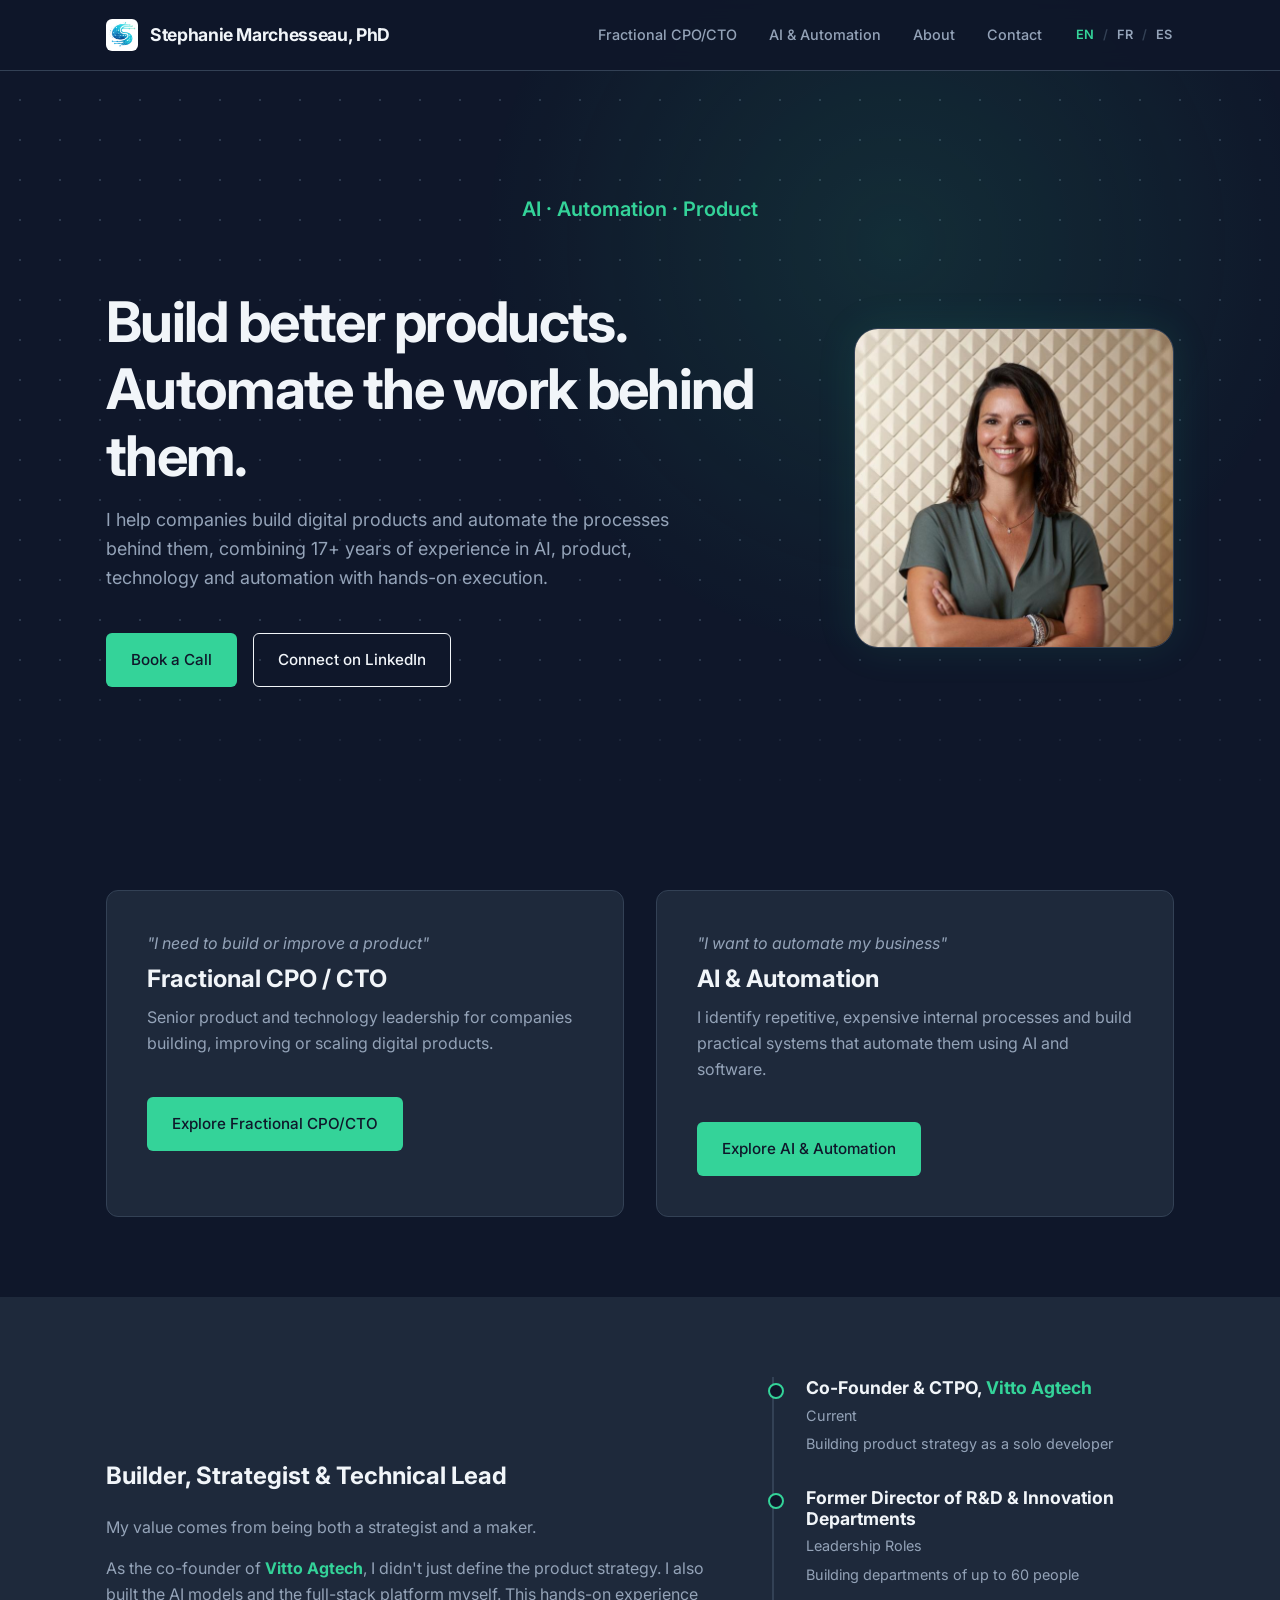
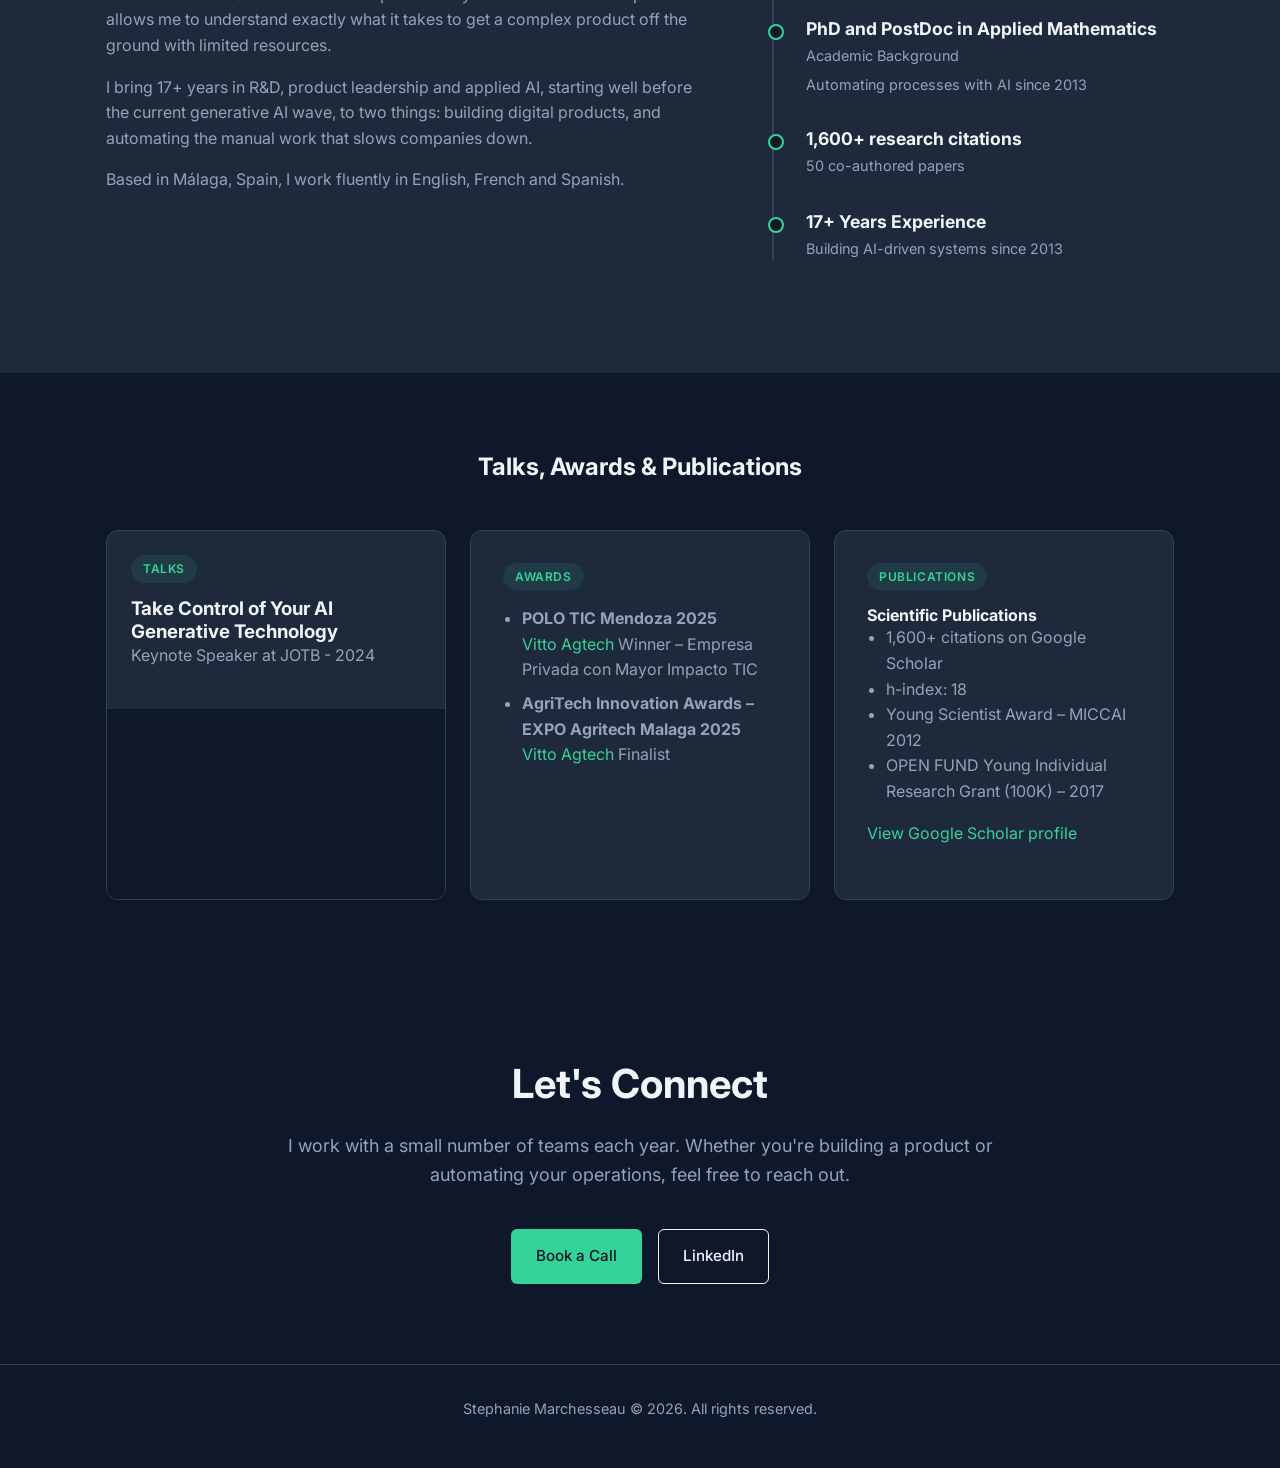
<file: index.html>
<!DOCTYPE html>
<html lang="en">
<head>
<!-- Google tag (gtag.js) -->
<script async src="https://www.googletagmanager.com/gtag/js?id=G-QK358FMQ6Q"></script>
<script>
  window.dataLayer = window.dataLayer || [];
  function gtag(){dataLayer.push(arguments);}
  gtag('js', new Date());

  gtag('config', 'G-QK358FMQ6Q');
</script>
    <meta charset="UTF-8">
    <meta name="viewport" content="width=device-width, initial-scale=1.0">
    <title>Stephanie Marchesseau | AI, Automation & Product</title>
    <meta name="description" content="I help companies build digital products and automate the processes behind them, combining 17+ years of experience in AI, product, technology and automation with hands-on execution.">
    <meta name="author" content="Stephanie Marchesseau">
    <meta name="robots" content="index, follow">

    <!-- Open Graph / Facebook -->
    <meta property="og:type" content="website">
    <meta property="og:url" content="https://stephaniemarchesseau.com/">
    <meta property="og:title" content="Stephanie Marchesseau | AI, Automation & Product">
    <meta property="og:description" content="I help companies build digital products and automate the processes behind them, combining 17+ years of experience in AI, product, technology and automation with hands-on execution.">
    <meta property="og:image" content="https://stephaniemarchesseau.com/assets/img/image.png">

    <!-- Twitter -->
    <meta property="twitter:card" content="summary_large_image">
    <meta property="twitter:url" content="https://stephaniemarchesseau.com/">
    <meta property="twitter:title" content="Stephanie Marchesseau | AI, Automation & Product">
    <meta property="twitter:description" content="I help companies build digital products and automate the processes behind them, combining 17+ years of experience in AI, product, technology and automation with hands-on execution.">
    <meta property="twitter:image" content="https://stephaniemarchesseau.com/assets/img/image.png">

    <!-- Canonical Link -->
    <link rel="canonical" href="https://stephaniemarchesseau.com/">

    <!-- Language Alternates -->
    <link rel="alternate" hreflang="en" href="https://stephaniemarchesseau.com/">
    <link rel="alternate" hreflang="fr" href="https://stephaniemarchesseau.com/fr/">
    <link rel="alternate" hreflang="es" href="https://stephaniemarchesseau.com/es/">
    <link rel="alternate" hreflang="x-default" href="https://stephaniemarchesseau.com/">

    <!-- Favicon -->
    <link rel="icon" type="image/png" href="assets/img/favicon.png?v=2">
    <link rel="shortcut icon" href="assets/img/favicon.png?v=2">

    <!-- Schema.org Structured Data -->
    <script type="application/ld+json">
    {
      "@context": "https://schema.org",
      "@type": "Person",
      "name": "Stephanie Marchesseau",
      "jobTitle": "Fractional CPO/CTO & AI Automation Consultant",
      "url": "https://stephaniemarchesseau.com/",
      "image": "https://stephaniemarchesseau.com/assets/img/image.png",
      "sameAs": [
        "https://www.linkedin.com/in/stephanie-marchesseau-51862752/",
        "https://scholar.google.fr/citations?hl=en&user=n8tePfEAAAAJ"
      ],
      "worksFor": {
        "@type": "Organization",
        "name": "Vitto Agtech"
      }
    }
    </script>

    <!-- Google Fonts: Inter -->
    <link rel="preconnect" href="https://fonts.googleapis.com">
    <link rel="preconnect" href="https://fonts.gstatic.com" crossorigin>
    <link href="https://fonts.googleapis.com/css2?family=Inter:wght@300;400;500;600;700&display=swap" rel="stylesheet">

    <link rel="stylesheet" href="style.css">
</head>
<body>
<!-- Google Tag Manager (noscript) -->
<noscript><iframe src="https://www.googletagmanager.com/ns.html?id=GTM-5TTDVG75"
height="0" width="0" style="display:none;visibility:hidden"></iframe></noscript>
<!-- End Google Tag Manager (noscript) -->
    <!-- Navigation -->
    <nav>
        <div class="container nav-container">
            <div class="logo">
                <img src="assets/img/logo.png" alt="Logo">
                Stephanie Marchesseau, PhD
            </div>
            <div class="nav-right">
                <div class="nav-links">
                    <a href="fractional-cpo-cto/">Fractional CPO/CTO</a>
                    <a href="ai-automation/">AI &amp; Automation</a>
                    <a href="#background">About</a>
                    <a href="#contact">Contact</a>
                </div>
                <div class="lang-switch">
                    <a href="./" class="lang-active">EN</a><span>/</span><a href="fr/">FR</a><span>/</span><a href="es/">ES</a>
                </div>
                <button class="nav-toggle" aria-label="Toggle menu" aria-expanded="false">
                    <span></span><span></span><span></span>
                </button>
            </div>
        </div>
    </nav>

    <!-- Hero Section -->
    <header class="hero" id="hero">
        <div class="hero-bg"></div>
        <div class="container" style="flex-wrap: wrap;">
            <div class="hero-subtitle fade-in-section" style="width: 100%; text-align: center; margin-bottom: 1rem;">AI · Automation · Product</div>
            <div class="hero-content fade-in-section">
                <h1>Build better products. Automate the work behind them.</h1>
                <p class="hero-intro">
                    I help companies build digital products and automate the processes behind them, combining 17+ years of experience in AI, product, technology and automation with hands-on execution.
                </p>
                <div class="hero-actions">
                    <a href="https://calendly.com/marchesseau-stephanie/audit-intro-meeting" target="_blank" class="btn btn-primary">Book a Call</a>
                    <a href="https://www.linkedin.com/in/stephanie-marchesseau-51862752/" target="_blank" class="btn btn-outline">Connect on LinkedIn</a>
                </div>
            </div>
            <div class="hero-image-wrapper fade-in-section">
                <img src="assets/img/image.png" alt="Stephanie Marchesseau" class="profile-img">
            </div>
        </div>
    </header>

    <!-- Two Paths -->
    <section id="paths" class="section-padding">
        <div class="container">
            <div class="path-grid fade-in-section">
                <div class="path-card">
                    <p class="path-trigger">"I need to build or improve a product"</p>
                    <h3>Fractional CPO / CTO</h3>
                    <p>Senior product and technology leadership for companies building, improving or scaling digital products.</p>
                    <a href="fractional-cpo-cto/" class="btn btn-primary">Explore Fractional CPO/CTO</a>
                </div>
                <div class="path-card">
                    <p class="path-trigger">"I want to automate my business"</p>
                    <h3>AI &amp; Automation</h3>
                    <p>I identify repetitive, expensive internal processes and build practical systems that automate them using AI and software.</p>
                    <a href="ai-automation/" class="btn btn-primary">Explore AI &amp; Automation</a>
                </div>
            </div>
        </div>
    </section>

    <!-- Background Section -->
    <section id="background" class="section-padding bg-section">
        <div class="container">
            <div class="split-layout fade-in-section">
                <div class="bio-text">
                    <h2 style="margin-bottom: 1.5rem;">Builder, Strategist & Technical Lead</h2>
                    <p>My value comes from being both a strategist and a maker.</p>

                    <p>As the co-founder of <a href="https://vitto-tech.com/" target="_blank" style="color: var(--accent-color);"><strong>Vitto Agtech</strong></a>, I didn't just define the product strategy. I also built the AI models and the full-stack platform myself. This hands-on experience allows me to understand exactly what it takes to get a complex product off the ground with limited resources.</p>
                    <p>
                    I bring 17+ years in R&D, product leadership and applied AI, starting well before the current generative AI wave, to two things: building digital products, and automating the manual work that slows companies down.
                    </p>
                    <p>
                    Based in Málaga, Spain, I work fluently in English, French and Spanish.
                    </p>

                </div>
                <div class="bio-timeline">
                    <ul class="timeline-list">
                        <li class="timeline-item">
                            <h4>Co-Founder &amp; CTPO, <a href="https://vitto-tech.com/" target="_blank" style="color: var(--accent-color);">Vitto Agtech</a></h4>
                            <span>Current</span>
                            <span style="display: block; margin-top: 0.25rem;">Building product strategy as a solo developer</span>
                        </li>
                        <li class="timeline-item">
                            <h4>Former Director of R&D &amp; Innovation Departments</h4>
                            <span>Leadership Roles</span>
                            <span style="display: block; margin-top: 0.25rem;">Building departments of up to 60 people</span>
                        </li>
                        <li class="timeline-item">
                            <h4>PhD and PostDoc in Applied Mathematics</h4>
                            <span>Academic Background</span>
                            <span style="display: block; margin-top: 0.25rem;">Automating processes with AI since 2013</span>
                        </li>
                        <li class="timeline-item">
                            <h4>1,600+ research citations</h4>
                            <span>50 co-authored papers</span>
                        </li>
                        <li class="timeline-item">
                            <h4>17+ Years Experience</h4>
                            <span>Building AI-driven systems since 2013</span>
                        </li>
                    </ul>
                </div>
            </div>
        </div>
    </section>

    <!-- Talks, Awards & Publications -->
    <section id="recognition" class="section-padding">
        <div class="container">
            <h2 style="text-align: center; margin-bottom: 3rem;">Talks, Awards & Publications</h2>
            <div class="recognition-grid fade-in-section">
                <!-- Item 1 -->
                <div class="talk-card">

                    <div class="talk-content">
                        <div class="recognition-header">
                            <span class="recognition-type">Talks</span>
                        </div>
                        <h3>Take Control of Your AI Generative Technology</h3>
                        <p>Keynote Speaker at JOTB - 2024</p>
                    </div>
                   <div class="talk-thumbnail">
                        <iframe src="https://www.youtube.com/embed/OI6Zb7PWCFo" title="Take control of your generative AI technology to boost your productivity -Stéphanie Marchesseau" allow="accelerometer; autoplay; clipboard-write; encrypted-media; gyroscope; picture-in-picture; web-share" referrerpolicy="strict-origin-when-cross-origin" allowfullscreen></iframe>
                    </div>

                </div>

                <!-- Item 2 -->
                <div class="recognition-card">
                    <div class="recognition-header">
                        <span class="recognition-type">Awards</span>
                    </div>
                    <ul style="padding-left: 1.2rem; margin-bottom: 1rem; color: var(--text-muted);">
                        <li style="margin-bottom: 0.5rem;">
                            <strong>POLO TIC Mendoza 2025</strong><br>
                            <a href="https://vitto-tech.com/" target="_blank" style="color: var(--accent-color);">Vitto Agtech</a>
                            Winner – Empresa Privada con Mayor Impacto TIC
                        </li>

                        <li>
                            <strong>AgriTech Innovation Awards – EXPO Agritech Malaga 2025</strong><br>
                            <a href="https://vitto-tech.com/" target="_blank" style="color: var(--accent-color);">Vitto Agtech</a> Finalist
                        </li>
                    </ul>
                </div>

                <!-- Item 3 -->
                <a href="https://scholar.google.fr/citations?hl=en&user=n8tePfEAAAAJ&view_op=list_works&sortby=pubdate" class="recognition-card" target="_blank">
                    <div class="recognition-header">
                        <span class="recognition-type">Publications</span>
                    </div>
                    <h4>Scientific Publications</h4>
                    <ul style="padding-left: 1.2rem; margin-bottom: 1rem; color: var(--text-muted);">
                        <li>1,600+ citations on Google Scholar</li>
                        <li>h-index: 18</li>
                        <li>Young Scientist Award – MICCAI 2012</li>
                        <li>OPEN FUND Young Individual Research Grant (100K) – 2017</li>
                    </ul>
                    <p style="color: var(--accent-color);">View Google Scholar profile</p>
                </a>
            </div>
        </div>
    </section>

    <!-- Contact Section -->
    <section id="contact" class="section-padding">
        <div class="container">
            <div class="contact-section fade-in-section">
                <h2>Let's Connect</h2>
                <p>I work with a small number of teams each year. Whether you're building a product or automating your operations, feel free to reach out.</p>
                <div class="hero-actions" style="justify-content: center;">
                    <a href="https://calendly.com/marchesseau-stephanie/audit-intro-meeting" target="_blank" class="btn btn-primary">Book a Call</a>
                    <a href="https://www.linkedin.com/in/stephanie-marchesseau-51862752/" target="_blank" class="btn btn-outline">LinkedIn</a>
                </div>
            </div>
        </div>
    </section>

    <!-- Footer -->
    <footer>
        <div class="container">
            <p>Stephanie Marchesseau &copy; <span id="year"></span>. All rights reserved.</p>
        </div>
    </footer>

    <!-- Scripts -->
    <script src="script.js"></script>
</body>
</html>
</file>
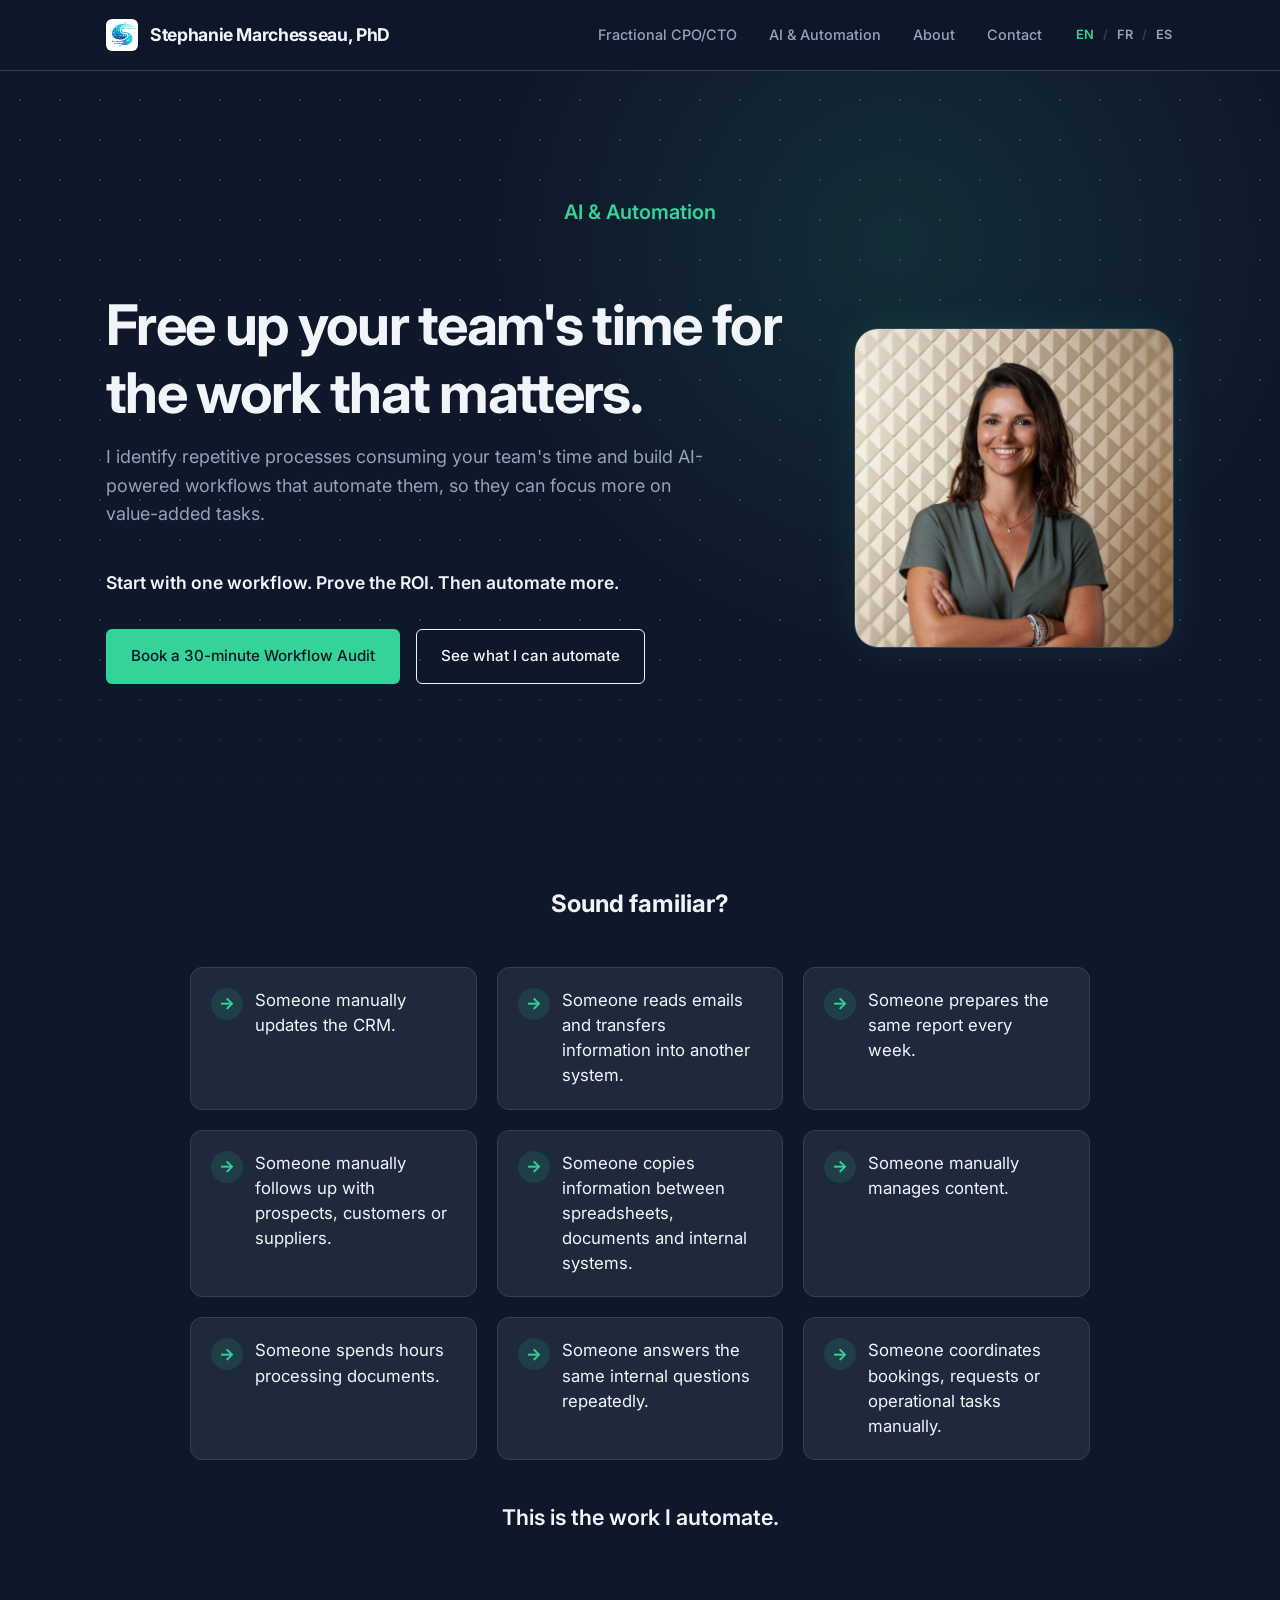
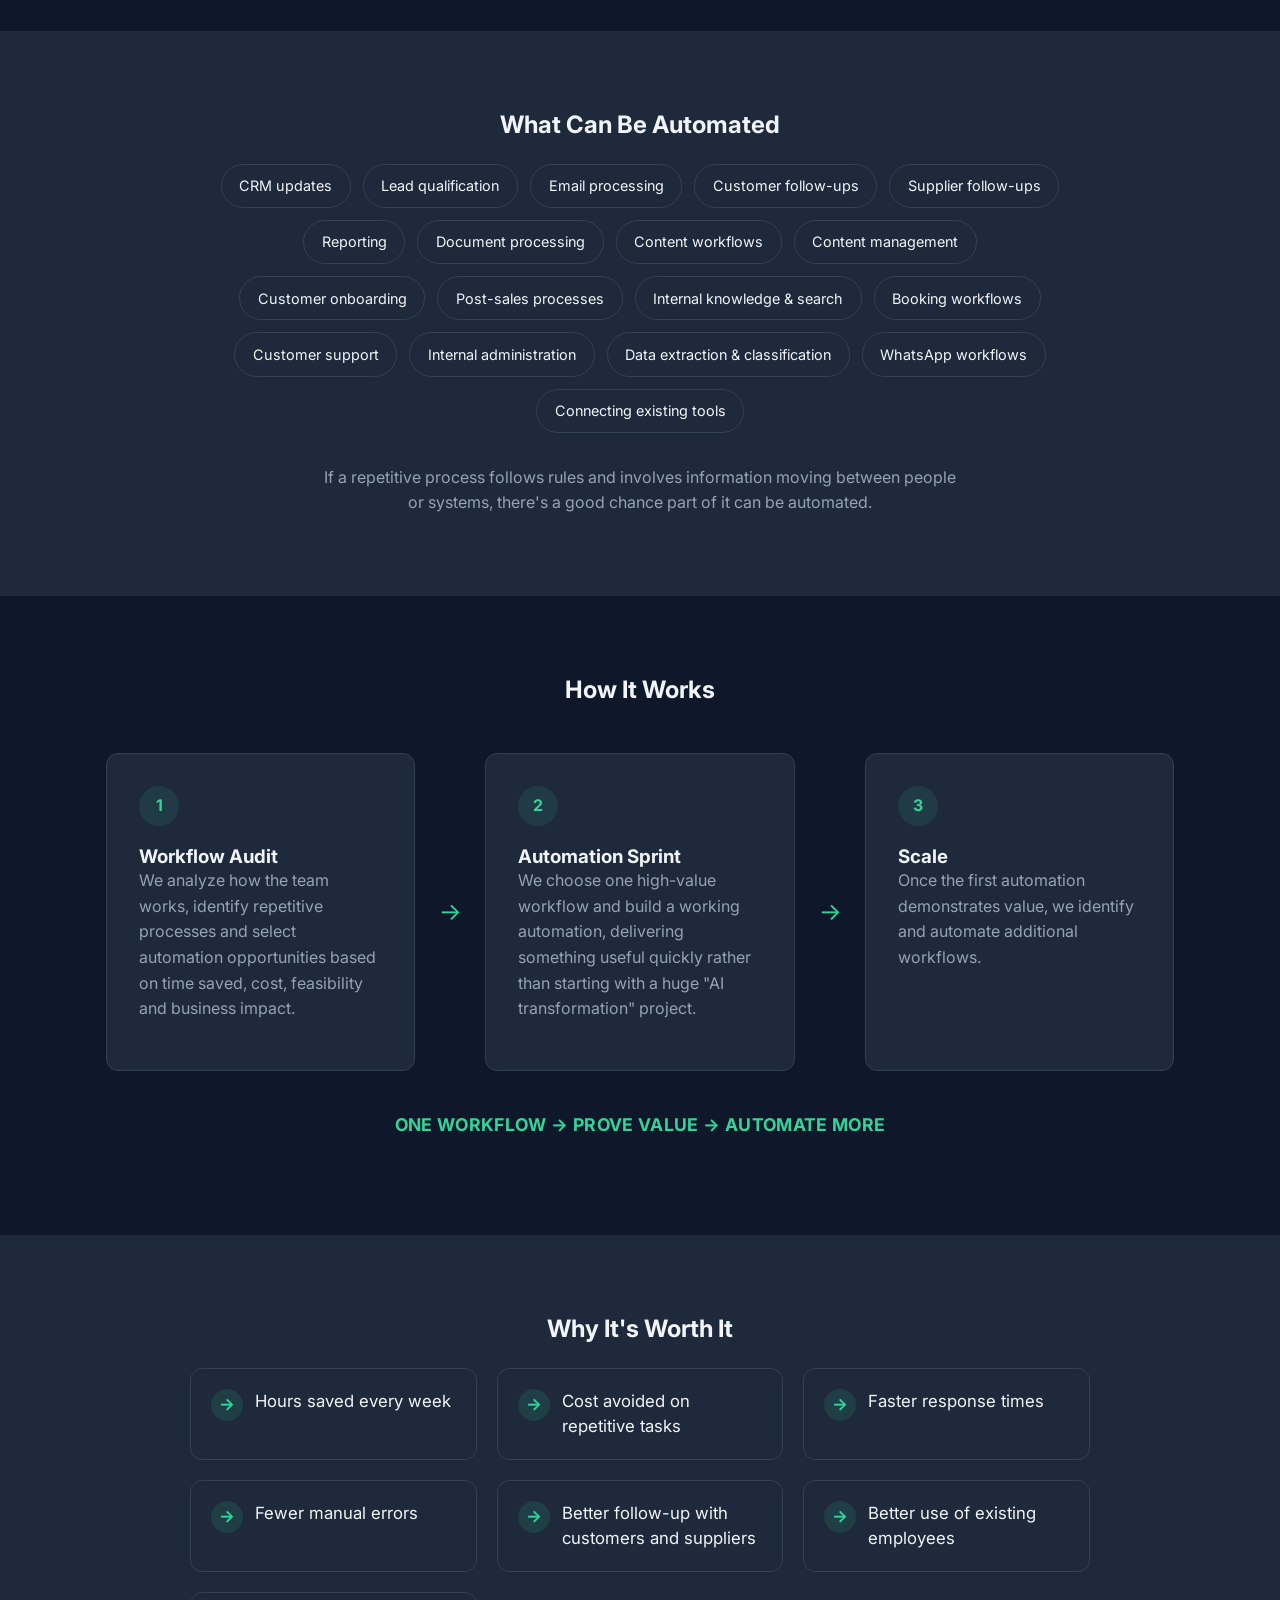
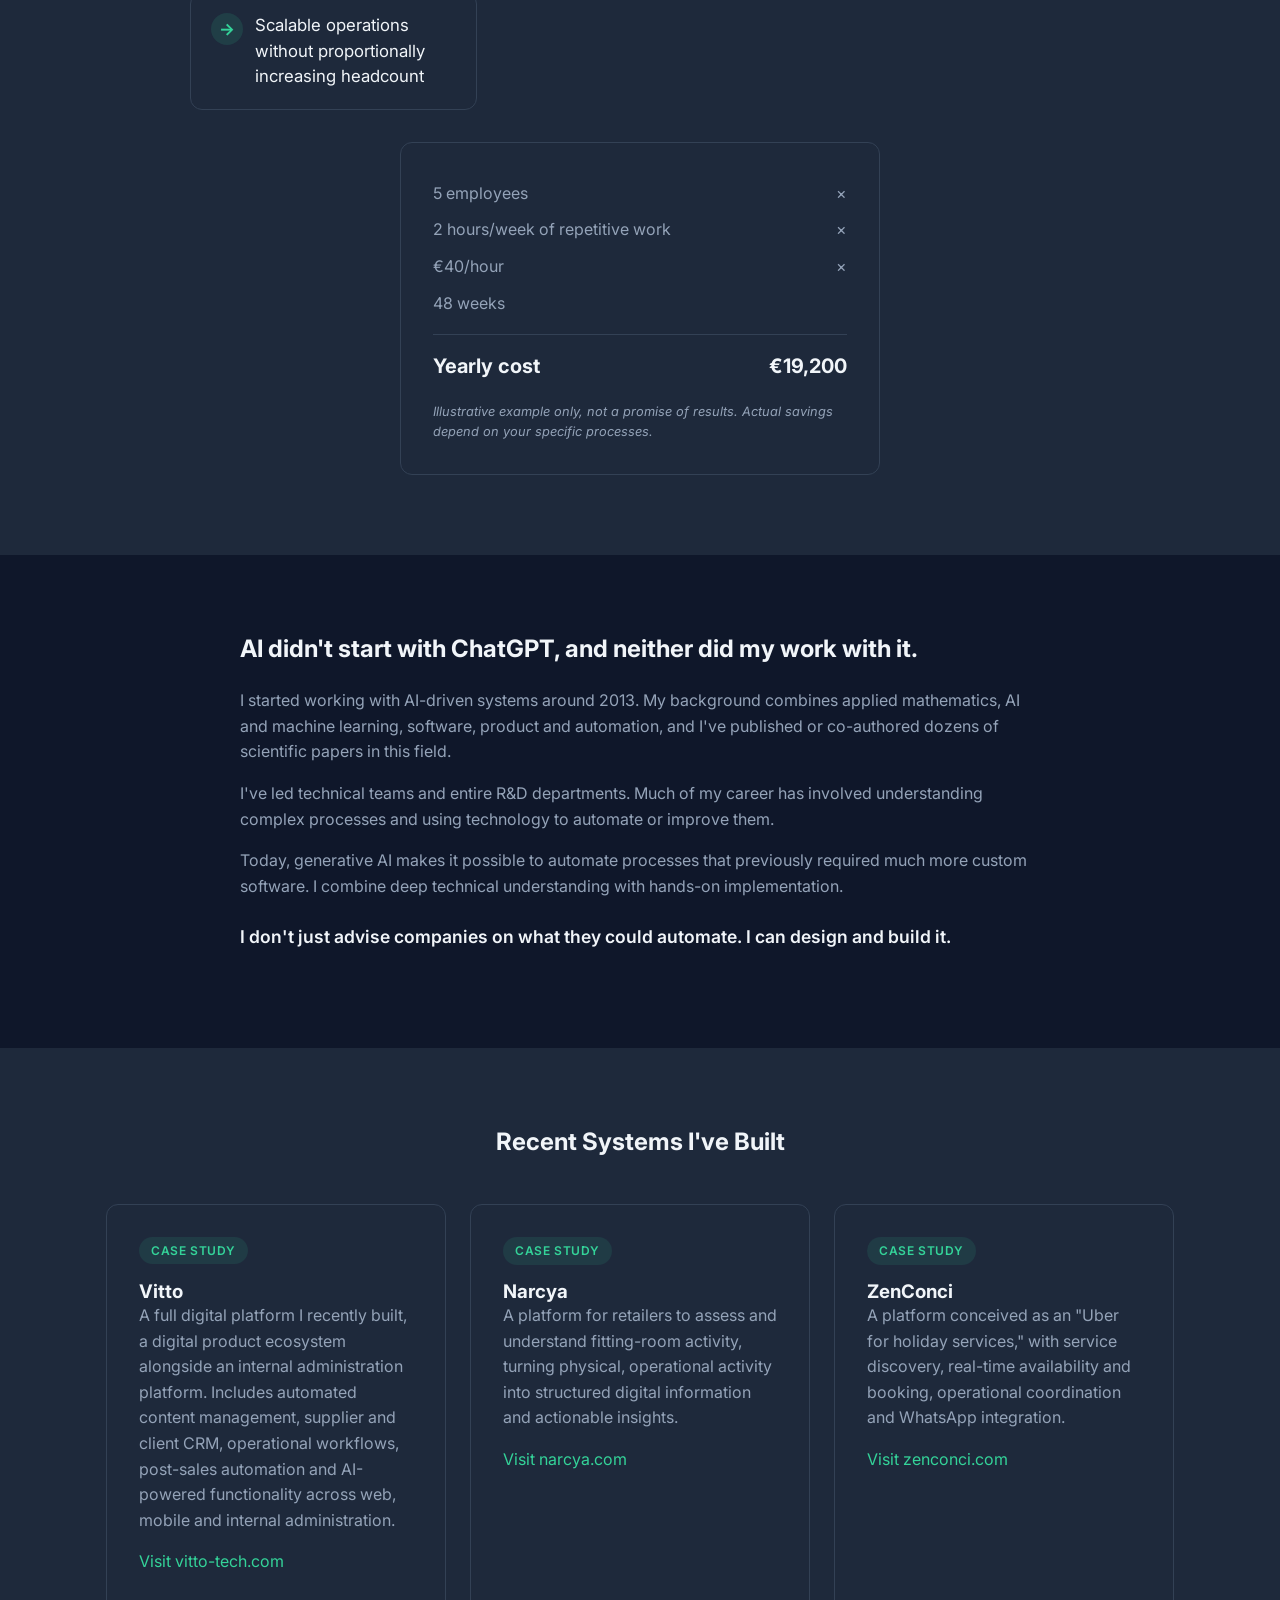
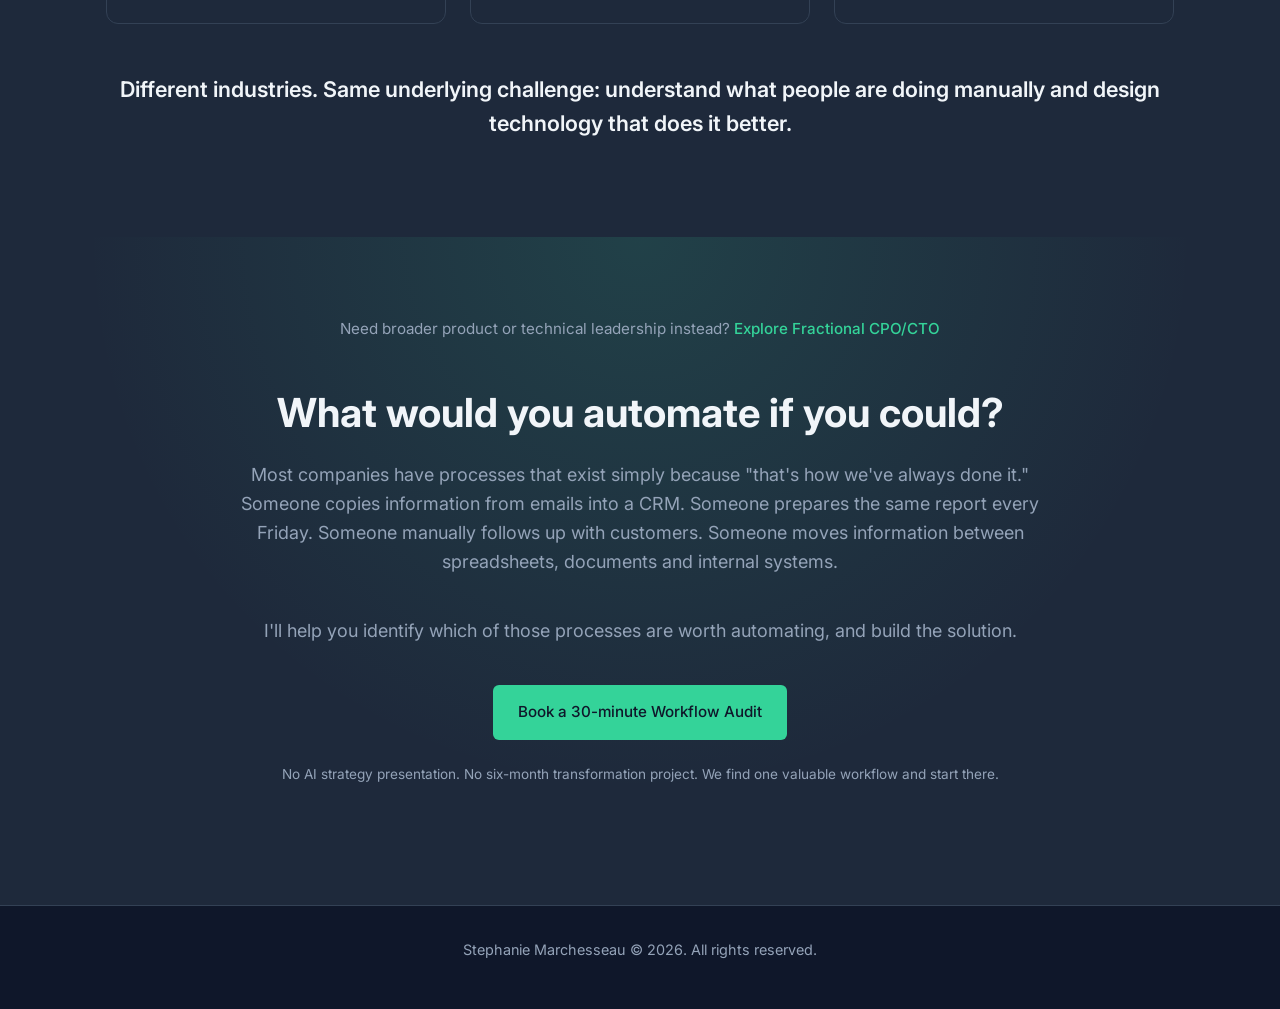
<file: ai-automation/index.html>
<!DOCTYPE html>
<html lang="en">
<head>
<!-- Google tag (gtag.js) -->
<script async src="https://www.googletagmanager.com/gtag/js?id=G-QK358FMQ6Q"></script>
<script>
  window.dataLayer = window.dataLayer || [];
  function gtag(){dataLayer.push(arguments);}
  gtag('js', new Date());

  gtag('config', 'G-QK358FMQ6Q');
</script>
    <meta charset="UTF-8">
    <meta name="viewport" content="width=device-width, initial-scale=1.0">
    <title>AI & Business Process Automation | Stephanie Marchesseau</title>
    <meta name="description" content="I identify repetitive processes consuming your team's time and build AI-powered workflows that automate them. Start with one workflow, prove the ROI, then automate more.">
    <meta name="author" content="Stephanie Marchesseau">
    <meta name="robots" content="index, follow">

    <!-- Open Graph / Facebook -->
    <meta property="og:type" content="website">
    <meta property="og:url" content="https://stephaniemarchesseau.com/ai-automation/">
    <meta property="og:title" content="AI & Business Process Automation | Stephanie Marchesseau">
    <meta property="og:description" content="I identify repetitive processes consuming your team's time and build AI-powered workflows that automate them. Start with one workflow, prove the ROI, then automate more.">
    <meta property="og:image" content="https://stephaniemarchesseau.com/assets/img/image.png">

    <!-- Twitter -->
    <meta property="twitter:card" content="summary_large_image">
    <meta property="twitter:url" content="https://stephaniemarchesseau.com/ai-automation/">
    <meta property="twitter:title" content="AI & Business Process Automation | Stephanie Marchesseau">
    <meta property="twitter:description" content="I identify repetitive processes consuming your team's time and build AI-powered workflows that automate them. Start with one workflow, prove the ROI, then automate more.">
    <meta property="twitter:image" content="https://stephaniemarchesseau.com/assets/img/image.png">

    <!-- Canonical Link -->
    <link rel="canonical" href="https://stephaniemarchesseau.com/ai-automation/">

    <!-- Language Alternates -->
    <link rel="alternate" hreflang="en" href="https://stephaniemarchesseau.com/ai-automation/">
    <link rel="alternate" hreflang="fr" href="https://stephaniemarchesseau.com/fr/ai-automation/">
    <link rel="alternate" hreflang="es" href="https://stephaniemarchesseau.com/es/ai-automation/">
    <link rel="alternate" hreflang="x-default" href="https://stephaniemarchesseau.com/ai-automation/">

    <!-- Favicon -->
    <link rel="icon" type="image/png" href="../assets/img/favicon.png?v=2">
    <link rel="shortcut icon" href="../assets/img/favicon.png?v=2">

    <!-- Schema.org Structured Data -->
    <script type="application/ld+json">
    {
      "@context": "https://schema.org",
      "@type": "Person",
      "name": "Stephanie Marchesseau",
      "jobTitle": "AI & Automation Consultant",
      "url": "https://stephaniemarchesseau.com/",
      "image": "https://stephaniemarchesseau.com/assets/img/image.png",
      "sameAs": [
        "https://www.linkedin.com/in/stephanie-marchesseau-51862752/",
        "https://scholar.google.fr/citations?hl=en&user=n8tePfEAAAAJ"
      ],
      "worksFor": {
        "@type": "Organization",
        "name": "Vitto Agtech"
      }
    }
    </script>

    <!-- Google Fonts: Inter -->
    <link rel="preconnect" href="https://fonts.googleapis.com">
    <link rel="preconnect" href="https://fonts.gstatic.com" crossorigin>
    <link href="https://fonts.googleapis.com/css2?family=Inter:wght@300;400;500;600;700&display=swap" rel="stylesheet">

    <link rel="stylesheet" href="../style.css">
</head>
<body>
<!-- Google Tag Manager (noscript) -->
<noscript><iframe src="https://www.googletagmanager.com/ns.html?id=GTM-5TTDVG75"
height="0" width="0" style="display:none;visibility:hidden"></iframe></noscript>
<!-- End Google Tag Manager (noscript) -->
    <!-- Navigation -->
    <nav>
        <div class="container nav-container">
            <a href="../" class="logo" style="color: inherit;">
                <img src="../assets/img/logo.png" alt="Logo">
                Stephanie Marchesseau, PhD
            </a>
            <div class="nav-right">
                <div class="nav-links">
                    <a href="../fractional-cpo-cto/">Fractional CPO/CTO</a>
                    <a href="../ai-automation/">AI &amp; Automation</a>
                    <a href="../#background">About</a>
                    <a href="../#contact">Contact</a>
                </div>
                <div class="lang-switch">
                    <a href="./" class="lang-active">EN</a><span>/</span><a href="../fr/ai-automation/">FR</a><span>/</span><a href="../es/ai-automation/">ES</a>
                </div>
                <button class="nav-toggle" aria-label="Toggle menu" aria-expanded="false">
                    <span></span><span></span><span></span>
                </button>
            </div>
        </div>
    </nav>

    <!-- Hero Section -->
    <header class="hero" id="hero">
        <div class="hero-bg"></div>
        <div class="container" style="flex-wrap: wrap;">
            <div class="hero-subtitle fade-in-section" style="width: 100%; text-align: center; margin-bottom: 1rem;">AI &amp; Automation</div>
            <div class="hero-content fade-in-section">
                <h1>Free up your team's time for the work that matters.</h1>
                <p class="hero-intro">
                    I identify repetitive processes consuming your team's time and build AI-powered workflows that automate them, so they can focus more on value-added tasks.
                </p>
                <p class="hero-highlight">Start with one workflow. Prove the ROI. Then automate more.</p>
                <div class="hero-actions">
                    <a href="https://calendly.com/marchesseau-stephanie/audit-intro-meeting" target="_blank" class="btn btn-primary">Book a 30-minute Workflow Audit</a>
                    <a href="#automated" class="btn btn-outline">See what I can automate</a>
                </div>
            </div>
            <div class="hero-image-wrapper fade-in-section">
                <img src="../assets/img/image.png" alt="Stephanie Marchesseau" class="profile-img">
            </div>
        </div>
    </header>

    <!-- Problem -->
    <section id="problem" class="section-padding">
        <div class="container">
            <h2 style="text-align: center; margin-bottom: 3rem;">Sound familiar?</h2>
            <ul class="problem-list fade-in-section">
                <li>Someone manually updates the CRM.</li>
                <li>Someone reads emails and transfers information into another system.</li>
                <li>Someone prepares the same report every week.</li>
                <li>Someone manually follows up with prospects, customers or suppliers.</li>
                <li>Someone copies information between spreadsheets, documents and internal systems.</li>
                <li>Someone manually manages content.</li>
                <li>Someone spends hours processing documents.</li>
                <li>Someone answers the same internal questions repeatedly.</li>
                <li>Someone coordinates bookings, requests or operational tasks manually.</li>
            </ul>
            <p class="section-statement fade-in-section">This is the work I automate.</p>
        </div>
    </section>

    <!-- What Can Be Automated -->
    <section id="automated" class="section-padding bg-section">
        <div class="container">
            <h2 style="text-align: center; margin-bottom: 1.5rem;">What Can Be Automated</h2>
            <div class="tag-cloud fade-in-section">
                <span class="tag-pill">CRM updates</span>
                <span class="tag-pill">Lead qualification</span>
                <span class="tag-pill">Email processing</span>
                <span class="tag-pill">Customer follow-ups</span>
                <span class="tag-pill">Supplier follow-ups</span>
                <span class="tag-pill">Reporting</span>
                <span class="tag-pill">Document processing</span>
                <span class="tag-pill">Content workflows</span>
                <span class="tag-pill">Content management</span>
                <span class="tag-pill">Customer onboarding</span>
                <span class="tag-pill">Post-sales processes</span>
                <span class="tag-pill">Internal knowledge &amp; search</span>
                <span class="tag-pill">Booking workflows</span>
                <span class="tag-pill">Customer support</span>
                <span class="tag-pill">Internal administration</span>
                <span class="tag-pill">Data extraction &amp; classification</span>
                <span class="tag-pill">WhatsApp workflows</span>
                <span class="tag-pill">Connecting existing tools</span>
            </div>
            <p style="text-align: center; max-width: 650px; margin: 0 auto;">If a repetitive process follows rules and involves information moving between people or systems, there's a good chance part of it can be automated.</p>
        </div>
    </section>

    <!-- How It Works -->
    <section id="how-it-works" class="section-padding">
        <div class="container">
            <h2 style="text-align: center; margin-bottom: 3rem;">How It Works</h2>
            <div class="process-flow fade-in-section">
                <div class="process-step">
                    <div class="step-number">1</div>
                    <h3>Workflow Audit</h3>
                    <p>We analyze how the team works, identify repetitive processes and select automation opportunities based on time saved, cost, feasibility and business impact.</p>
                </div>
                <div class="process-arrow">→</div>
                <div class="process-step">
                    <div class="step-number">2</div>
                    <h3>Automation Sprint</h3>
                    <p>We choose one high-value workflow and build a working automation, delivering something useful quickly rather than starting with a huge "AI transformation" project.</p>
                </div>
                <div class="process-arrow">→</div>
                <div class="process-step">
                    <div class="step-number">3</div>
                    <h3>Scale</h3>
                    <p>Once the first automation demonstrates value, we identify and automate additional workflows.</p>
                </div>
            </div>
            <p class="process-tagline">ONE WORKFLOW → PROVE VALUE → AUTOMATE MORE</p>
        </div>
    </section>

    <!-- ROI -->
    <section id="roi" class="section-padding bg-section">
        <div class="container">
            <h2 style="text-align: center; margin-bottom: 1.5rem;">Why It's Worth It</h2>
            <ul class="situations-list fade-in-section" style="margin-bottom: 1rem;">
                <li>Hours saved every week</li>
                <li>Cost avoided on repetitive tasks</li>
                <li>Faster response times</li>
                <li>Fewer manual errors</li>
                <li>Better follow-up with customers and suppliers</li>
                <li>Better use of existing employees</li>
                <li>Scalable operations without proportionally increasing headcount</li>
            </ul>
            <div class="roi-card fade-in-section">
                <div class="roi-line"><span>5 employees</span><span>×</span></div>
                <div class="roi-line"><span>2 hours/week of repetitive work</span><span>×</span></div>
                <div class="roi-line"><span>€40/hour</span><span>×</span></div>
                <div class="roi-line"><span>48 weeks</span><span></span></div>
                <div class="roi-total"><span>Yearly cost</span><span>€19,200</span></div>
                <p class="roi-disclaimer">Illustrative example only, not a promise of results. Actual savings depend on your specific processes.</p>
            </div>
        </div>
    </section>

    <!-- Why Me -->
    <section id="why-me" class="section-padding">
        <div class="container">
            <div class="fade-in-section" style="max-width: 800px; margin: 0 auto;">
                <h2 style="margin-bottom: 1.5rem;">AI didn't start with ChatGPT, and neither did my work with it.</h2>

                <p>I started working with AI-driven systems around 2013. My background combines applied mathematics, AI and machine learning, software, product and automation, and I've published or co-authored dozens of scientific papers in this field.</p>

                <p>I've led technical teams and entire R&D departments. Much of my career has involved understanding complex processes and using technology to automate or improve them.</p>

                <p>Today, generative AI makes it possible to automate processes that previously required much more custom software. I combine deep technical understanding with hands-on implementation.</p>

                <p style="color: var(--text-main); font-weight: 600; font-size: 1.1rem; margin-top: 1.5rem;">I don't just advise companies on what they could automate. I can design and build it.</p>
            </div>
        </div>
    </section>

    <!-- Recent Systems -->
    <section id="portfolio" class="section-padding bg-section">
        <div class="container">
            <h2 style="text-align: center; margin-bottom: 3rem;">Recent Systems I've Built</h2>
            <div class="recognition-grid fade-in-section">
                <a href="https://vitto-tech.com/" target="_blank" class="recognition-card">
                    <div class="recognition-header">
                        <span class="recognition-type">Case Study</span>
                    </div>
                    <h3>Vitto</h3>
                    <p>A full digital platform I recently built, a digital product ecosystem alongside an internal administration platform. Includes automated content management, supplier and client CRM, operational workflows, post-sales automation and AI-powered functionality across web, mobile and internal administration.</p>
                    <p style="color: var(--accent-color);">Visit vitto-tech.com</p>
                </a>
                <a href="https://narcya.com/" target="_blank" class="recognition-card">
                    <div class="recognition-header">
                        <span class="recognition-type">Case Study</span>
                    </div>
                    <h3>Narcya</h3>
                    <p>A platform for retailers to assess and understand fitting-room activity, turning physical, operational activity into structured digital information and actionable insights.</p>
                    <p style="color: var(--accent-color);">Visit narcya.com</p>
                </a>
                <a href="https://zenconci.com/" target="_blank" class="recognition-card">
                    <div class="recognition-header">
                        <span class="recognition-type">Case Study</span>
                    </div>
                    <h3>ZenConci</h3>
                    <p>A platform conceived as an "Uber for holiday services," with service discovery, real-time availability and booking, operational coordination and WhatsApp integration.</p>
                    <p style="color: var(--accent-color);">Visit zenconci.com</p>
                </a>
            </div>
            <p class="section-statement fade-in-section" style="margin-top: 3rem;">Different industries. Same underlying challenge: understand what people are doing manually and design technology that does it better.</p>
        </div>
    </section>

    <!-- Final CTA -->
    <section id="contact" class="section-padding cta-section">
        <div class="container">
            <p class="cross-link fade-in-section">Need broader product or technical leadership instead? <a href="../fractional-cpo-cto/">Explore Fractional CPO/CTO</a></p>
            <div class="contact-section fade-in-section">
                <h2>What would you automate if you could?</h2>
                <p>Most companies have processes that exist simply because "that's how we've always done it." Someone copies information from emails into a CRM. Someone prepares the same report every Friday. Someone manually follows up with customers. Someone moves information between spreadsheets, documents and internal systems.</p>
                <p>I'll help you identify which of those processes are worth automating, and build the solution.</p>
                <div class="hero-actions" style="justify-content: center;">
                    <a href="https://calendly.com/marchesseau-stephanie/audit-intro-meeting" target="_blank" class="btn btn-primary">Book a 30-minute Workflow Audit</a>
                </div>
                <p style="font-size: 0.85rem; margin-top: 1.5rem;">No AI strategy presentation. No six-month transformation project. We find one valuable workflow and start there.</p>
            </div>
        </div>
    </section>

    <!-- Footer -->
    <footer>
        <div class="container">
            <p>Stephanie Marchesseau &copy; <span id="year"></span>. All rights reserved.</p>
        </div>
    </footer>

    <!-- Scripts -->
    <script src="../script.js"></script>
</body>
</html>
</file>
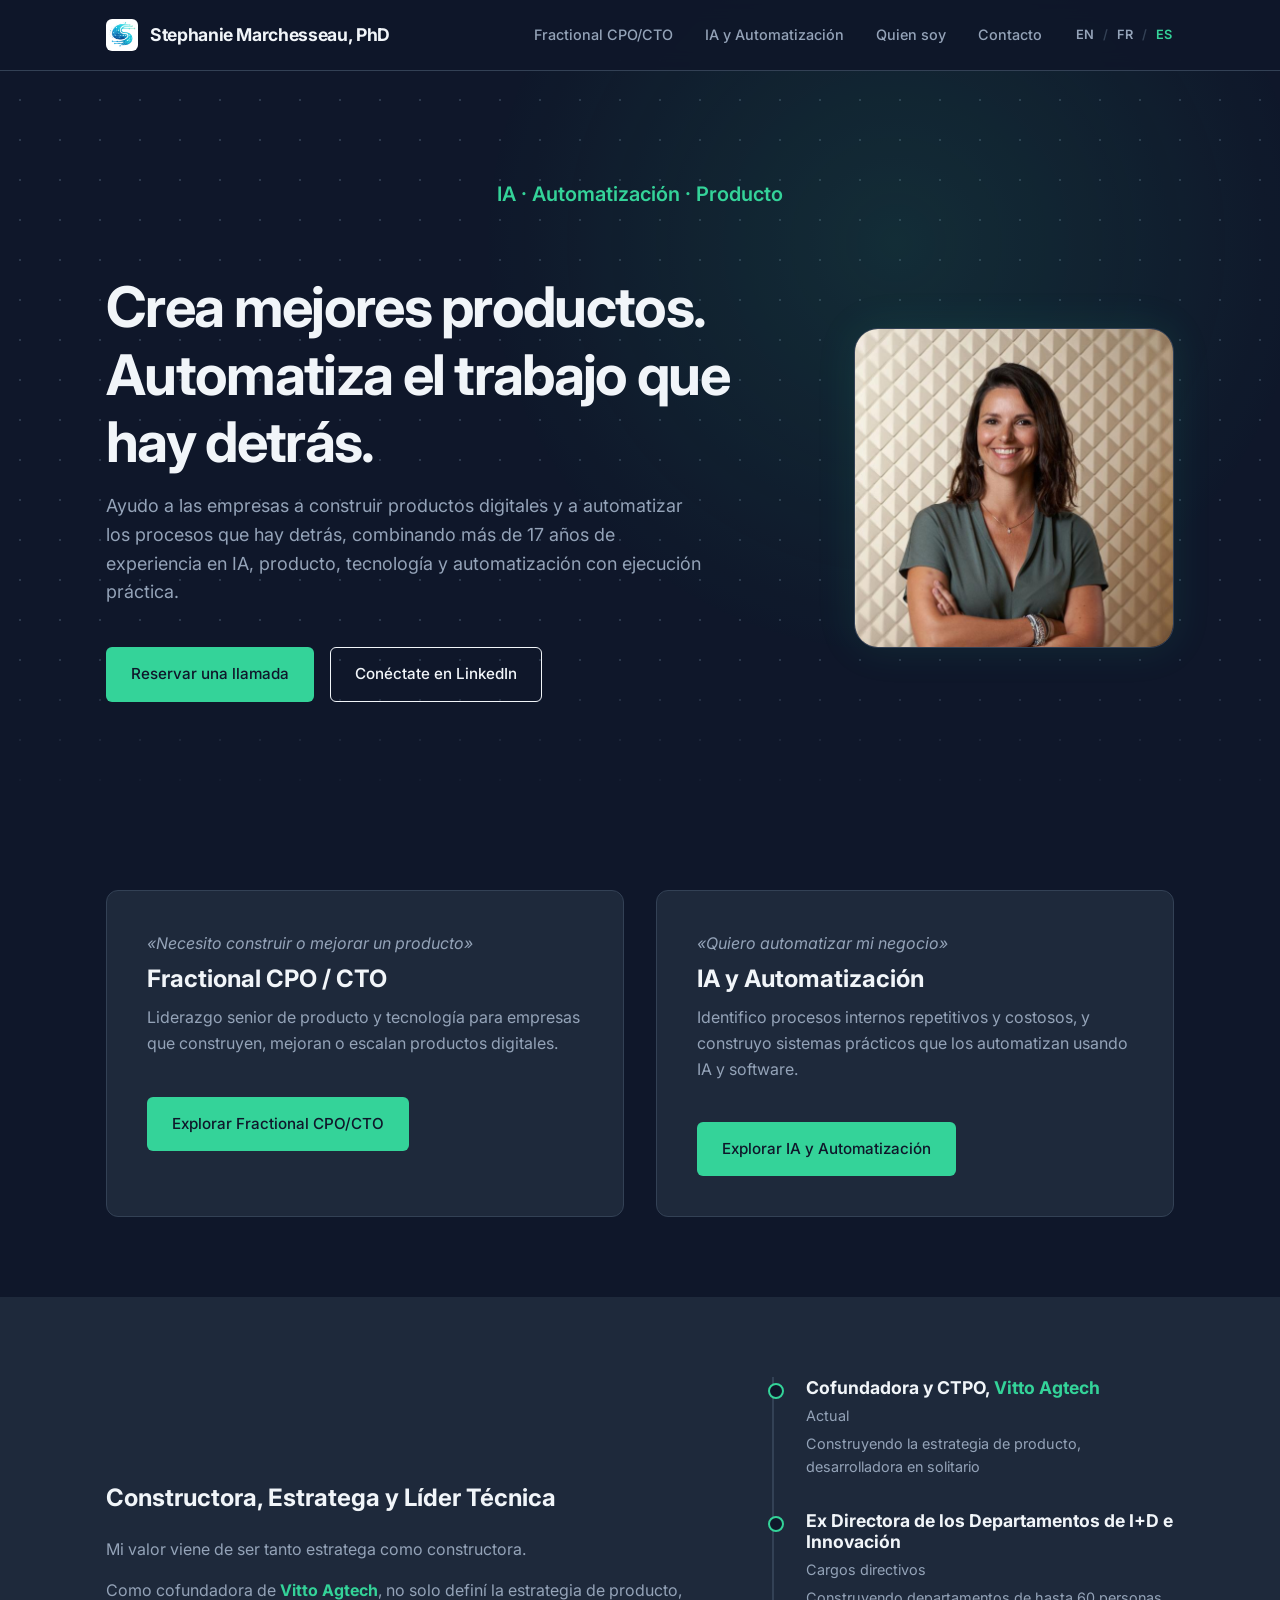
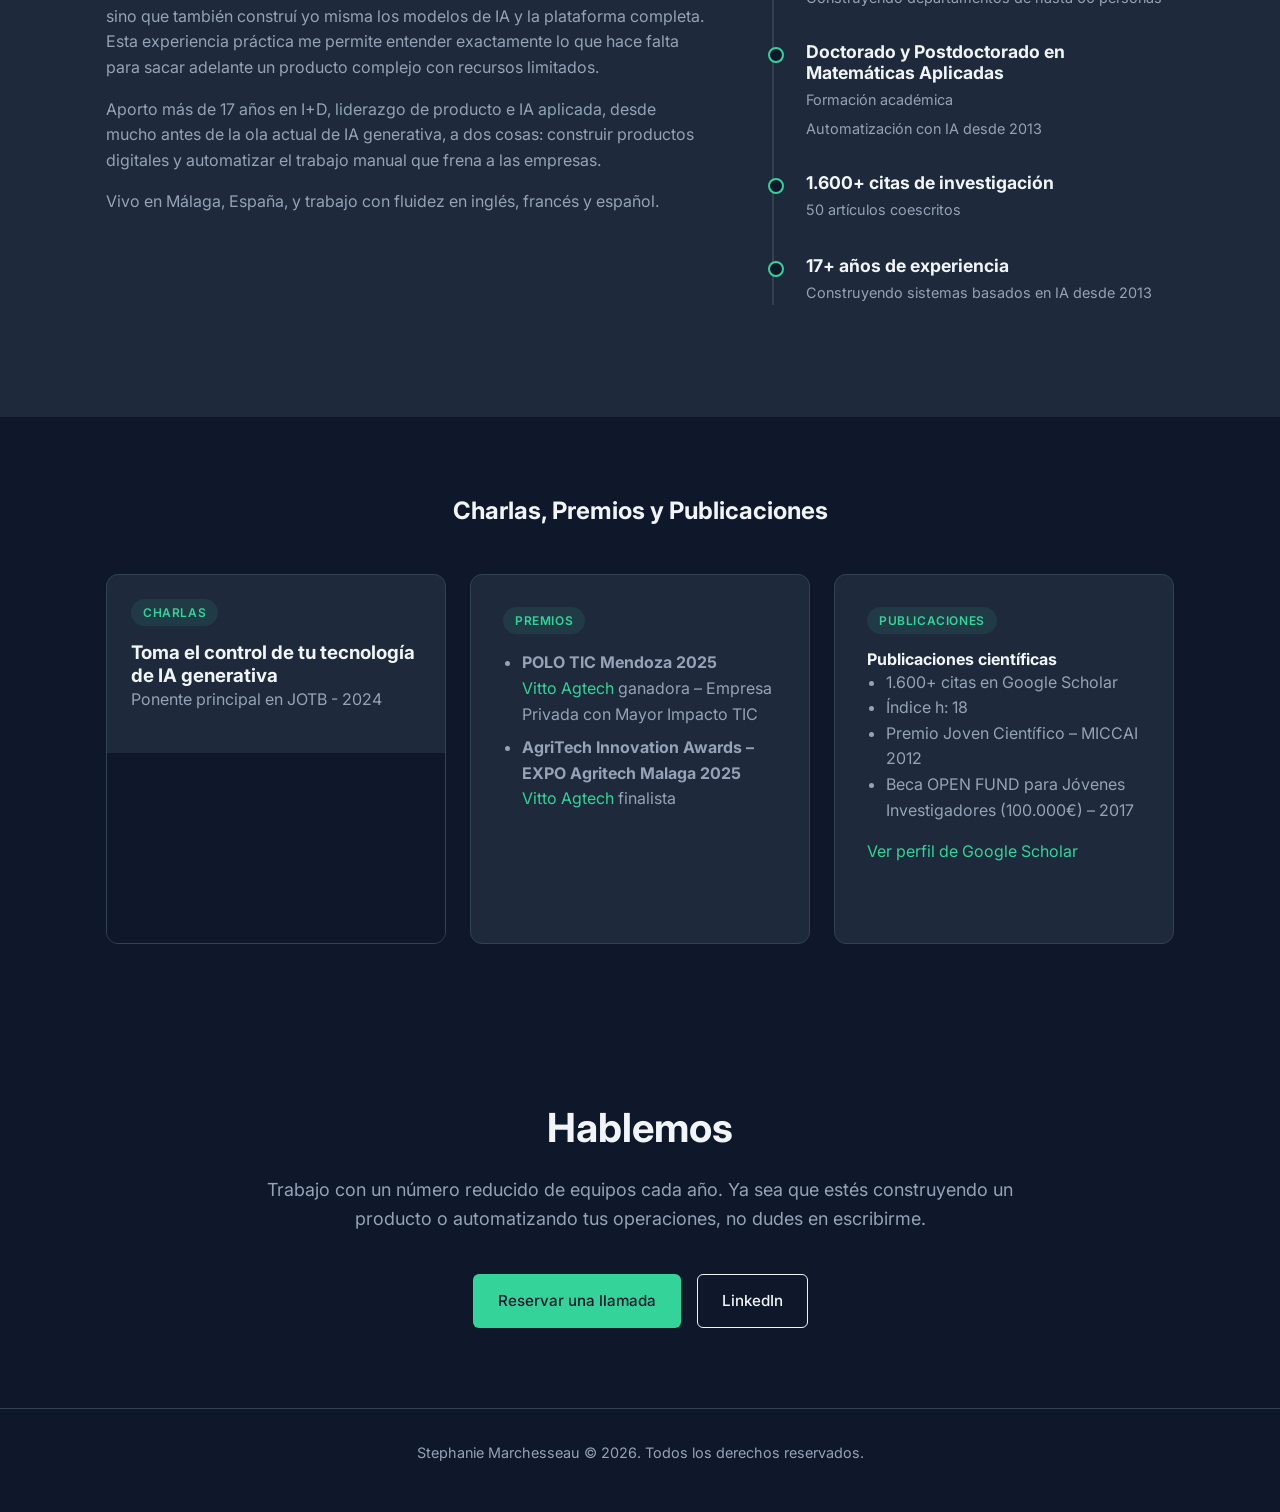
<file: es/index.html>
<!DOCTYPE html>
<html lang="es">
<head>
<!-- Google tag (gtag.js) -->
<script async src="https://www.googletagmanager.com/gtag/js?id=G-QK358FMQ6Q"></script>
<script>
  window.dataLayer = window.dataLayer || [];
  function gtag(){dataLayer.push(arguments);}
  gtag('js', new Date());

  gtag('config', 'G-QK358FMQ6Q');
</script>
    <meta charset="UTF-8">
    <meta name="viewport" content="width=device-width, initial-scale=1.0">
    <title>Stephanie Marchesseau | IA, Automatización y Producto</title>
    <meta name="description" content="Ayudo a las empresas a construir productos digitales y a automatizar los procesos que hay detrás, combinando más de 17 años de experiencia en IA, producto, tecnología y automatización con ejecución práctica.">
    <meta name="author" content="Stephanie Marchesseau">
    <meta name="robots" content="index, follow">

    <!-- Open Graph / Facebook -->
    <meta property="og:type" content="website">
    <meta property="og:url" content="https://stephaniemarchesseau.com/es/">
    <meta property="og:title" content="Stephanie Marchesseau | IA, Automatización y Producto">
    <meta property="og:description" content="Ayudo a las empresas a construir productos digitales y a automatizar los procesos que hay detrás, combinando más de 17 años de experiencia en IA, producto, tecnología y automatización con ejecución práctica.">
    <meta property="og:image" content="https://stephaniemarchesseau.com/assets/img/image.png">

    <!-- Twitter -->
    <meta property="twitter:card" content="summary_large_image">
    <meta property="twitter:url" content="https://stephaniemarchesseau.com/es/">
    <meta property="twitter:title" content="Stephanie Marchesseau | IA, Automatización y Producto">
    <meta property="twitter:description" content="Ayudo a las empresas a construir productos digitales y a automatizar los procesos que hay detrás, combinando más de 17 años de experiencia en IA, producto, tecnología y automatización con ejecución práctica.">
    <meta property="twitter:image" content="https://stephaniemarchesseau.com/assets/img/image.png">

    <!-- Canonical Link -->
    <link rel="canonical" href="https://stephaniemarchesseau.com/es/">

    <!-- Language Alternates -->
    <link rel="alternate" hreflang="en" href="https://stephaniemarchesseau.com/">
    <link rel="alternate" hreflang="fr" href="https://stephaniemarchesseau.com/fr/">
    <link rel="alternate" hreflang="es" href="https://stephaniemarchesseau.com/es/">
    <link rel="alternate" hreflang="x-default" href="https://stephaniemarchesseau.com/">

    <!-- Favicon -->
    <link rel="icon" type="image/png" href="../assets/img/favicon.png?v=2">
    <link rel="shortcut icon" href="../assets/img/favicon.png?v=2">

    <!-- Schema.org Structured Data -->
    <script type="application/ld+json">
    {
      "@context": "https://schema.org",
      "@type": "Person",
      "name": "Stephanie Marchesseau",
      "jobTitle": "Fractional CPO/CTO & AI Automation Consultant",
      "url": "https://stephaniemarchesseau.com/",
      "image": "https://stephaniemarchesseau.com/assets/img/image.png",
      "sameAs": [
        "https://www.linkedin.com/in/stephanie-marchesseau-51862752/",
        "https://scholar.google.fr/citations?hl=en&user=n8tePfEAAAAJ"
      ],
      "worksFor": {
        "@type": "Organization",
        "name": "Vitto Agtech"
      }
    }
    </script>

    <!-- Google Fonts: Inter -->
    <link rel="preconnect" href="https://fonts.googleapis.com">
    <link rel="preconnect" href="https://fonts.gstatic.com" crossorigin>
    <link href="https://fonts.googleapis.com/css2?family=Inter:wght@300;400;500;600;700&display=swap" rel="stylesheet">

    <link rel="stylesheet" href="../style.css">
</head>
<body>
<!-- Google Tag Manager (noscript) -->
<noscript><iframe src="https://www.googletagmanager.com/ns.html?id=GTM-5TTDVG75"
height="0" width="0" style="display:none;visibility:hidden"></iframe></noscript>
<!-- End Google Tag Manager (noscript) -->
    <!-- Navigation -->
    <nav>
        <div class="container nav-container">
            <div class="logo">
                <img src="../assets/img/logo.png" alt="Logo">
                Stephanie Marchesseau, PhD
            </div>
            <div class="nav-right">
                <div class="nav-links">
                    <a href="fractional-cpo-cto/">Fractional CPO/CTO</a>
                    <a href="ai-automation/">IA y Automatización</a>
                    <a href="#background">Quien soy</a>
                    <a href="#contact">Contacto</a>
                </div>
                <div class="lang-switch">
                    <a href="../">EN</a><span>/</span><a href="../fr/">FR</a><span>/</span><a href="./" class="lang-active">ES</a>
                </div>
                <button class="nav-toggle" aria-label="Abrir menú" aria-expanded="false">
                    <span></span><span></span><span></span>
                </button>
            </div>
        </div>
    </nav>

    <!-- Hero Section -->
    <header class="hero" id="hero">
        <div class="hero-bg"></div>
        <div class="container" style="flex-wrap: wrap;">
            <div class="hero-subtitle fade-in-section" style="width: 100%; text-align: center; margin-bottom: 1rem;">IA · Automatización · Producto</div>
            <div class="hero-content fade-in-section">
                <h1>Crea mejores productos. Automatiza el trabajo que hay detrás.</h1>
                <p class="hero-intro">
                    Ayudo a las empresas a construir productos digitales y a automatizar los procesos que hay detrás, combinando más de 17 años de experiencia en IA, producto, tecnología y automatización con ejecución práctica.
                </p>
                <div class="hero-actions">
                    <a href="https://calendly.com/marchesseau-stephanie/audit-intro-meeting" target="_blank" class="btn btn-primary">Reservar una llamada</a>
                    <a href="https://www.linkedin.com/in/stephanie-marchesseau-51862752/" target="_blank" class="btn btn-outline">Conéctate en LinkedIn</a>
                </div>
            </div>
            <div class="hero-image-wrapper fade-in-section">
                <img src="../assets/img/image.png" alt="Stephanie Marchesseau" class="profile-img">
            </div>
        </div>
    </header>

    <!-- Two Paths -->
    <section id="paths" class="section-padding">
        <div class="container">
            <div class="path-grid fade-in-section">
                <div class="path-card">
                    <p class="path-trigger">«Necesito construir o mejorar un producto»</p>
                    <h3>Fractional CPO / CTO</h3>
                    <p>Liderazgo senior de producto y tecnología para empresas que construyen, mejoran o escalan productos digitales.</p>
                    <a href="fractional-cpo-cto/" class="btn btn-primary">Explorar Fractional CPO/CTO</a>
                </div>
                <div class="path-card">
                    <p class="path-trigger">«Quiero automatizar mi negocio»</p>
                    <h3>IA y Automatización</h3>
                    <p>Identifico procesos internos repetitivos y costosos, y construyo sistemas prácticos que los automatizan usando IA y software.</p>
                    <a href="ai-automation/" class="btn btn-primary">Explorar IA y Automatización</a>
                </div>
            </div>
        </div>
    </section>

    <!-- Background Section -->
    <section id="background" class="section-padding bg-section">
        <div class="container">
            <div class="split-layout fade-in-section">
                <div class="bio-text">
                    <h2 style="margin-bottom: 1.5rem;">Constructora, Estratega y Líder Técnica</h2>
                    <p>Mi valor viene de ser tanto estratega como constructora.</p>

                    <p>Como cofundadora de <a href="https://vitto-tech.com/" target="_blank" style="color: var(--accent-color);"><strong>Vitto Agtech</strong></a>, no solo definí la estrategia de producto, sino que también construí yo misma los modelos de IA y la plataforma completa. Esta experiencia práctica me permite entender exactamente lo que hace falta para sacar adelante un producto complejo con recursos limitados.</p>
                    <p>
                    Aporto más de 17 años en I+D, liderazgo de producto e IA aplicada, desde mucho antes de la ola actual de IA generativa, a dos cosas: construir productos digitales y automatizar el trabajo manual que frena a las empresas.
                    </p>
                    <p>
                    Vivo en Málaga, España, y trabajo con fluidez en inglés, francés y español.
                    </p>

                </div>
                <div class="bio-timeline">
                    <ul class="timeline-list">
                        <li class="timeline-item">
                            <h4>Cofundadora y CTPO, <a href="https://vitto-tech.com/" target="_blank" style="color: var(--accent-color);">Vitto Agtech</a></h4>
                            <span>Actual</span>
                            <span style="display: block; margin-top: 0.25rem;">Construyendo la estrategia de producto, desarrolladora en solitario</span>
                        </li>
                        <li class="timeline-item">
                            <h4>Ex Directora de los Departamentos de I+D e Innovación</h4>
                            <span>Cargos directivos</span>
                            <span style="display: block; margin-top: 0.25rem;">Construyendo departamentos de hasta 60 personas</span>
                        </li>
                        <li class="timeline-item">
                            <h4>Doctorado y Postdoctorado en Matemáticas Aplicadas</h4>
                            <span>Formación académica</span>
                            <span style="display: block; margin-top: 0.25rem;">Automatización con IA desde 2013</span>
                        </li>
                        <li class="timeline-item">
                            <h4>1.600+ citas de investigación</h4>
                            <span>50 artículos coescritos</span>
                        </li>
                        <li class="timeline-item">
                            <h4>17+ años de experiencia</h4>
                            <span>Construyendo sistemas basados en IA desde 2013</span>
                        </li>
                    </ul>
                </div>
            </div>
        </div>
    </section>

    <!-- Talks, Awards & Publications -->
    <section id="recognition" class="section-padding">
        <div class="container">
            <h2 style="text-align: center; margin-bottom: 3rem;">Charlas, Premios y Publicaciones</h2>
            <div class="recognition-grid fade-in-section">
                <!-- Item 1 -->
                <div class="talk-card">

                    <div class="talk-content">
                        <div class="recognition-header">
                            <span class="recognition-type">Charlas</span>
                        </div>
                        <h3>Toma el control de tu tecnología de IA generativa</h3>
                        <p>Ponente principal en JOTB - 2024</p>
                    </div>
                   <div class="talk-thumbnail">
                        <iframe src="https://www.youtube.com/embed/OI6Zb7PWCFo" title="Take control of your generative AI technology to boost your productivity -Stéphanie Marchesseau" allow="accelerometer; autoplay; clipboard-write; encrypted-media; gyroscope; picture-in-picture; web-share" referrerpolicy="strict-origin-when-cross-origin" allowfullscreen></iframe>
                    </div>

                </div>

                <!-- Item 2 -->
                <div class="recognition-card">
                    <div class="recognition-header">
                        <span class="recognition-type">Premios</span>
                    </div>
                    <ul style="padding-left: 1.2rem; margin-bottom: 1rem; color: var(--text-muted);">
                        <li style="margin-bottom: 0.5rem;">
                            <strong>POLO TIC Mendoza 2025</strong><br>
                            <a href="https://vitto-tech.com/" target="_blank" style="color: var(--accent-color);">Vitto Agtech</a>
                            ganadora – Empresa Privada con Mayor Impacto TIC
                        </li>

                        <li>
                            <strong>AgriTech Innovation Awards – EXPO Agritech Malaga 2025</strong><br>
                            <a href="https://vitto-tech.com/" target="_blank" style="color: var(--accent-color);">Vitto Agtech</a> finalista
                        </li>
                    </ul>
                </div>

                <!-- Item 3 -->
                <a href="https://scholar.google.fr/citations?hl=en&user=n8tePfEAAAAJ&view_op=list_works&sortby=pubdate" class="recognition-card" target="_blank">
                    <div class="recognition-header">
                        <span class="recognition-type">Publicaciones</span>
                    </div>
                    <h4>Publicaciones científicas</h4>
                    <ul style="padding-left: 1.2rem; margin-bottom: 1rem; color: var(--text-muted);">
                        <li>1.600+ citas en Google Scholar</li>
                        <li>Índice h: 18</li>
                        <li>Premio Joven Científico – MICCAI 2012</li>
                        <li>Beca OPEN FUND para Jóvenes Investigadores (100.000€) – 2017</li>
                    </ul>
                    <p style="color: var(--accent-color);">Ver perfil de Google Scholar</p>
                </a>
            </div>
        </div>
    </section>

    <!-- Contact Section -->
    <section id="contact" class="section-padding">
        <div class="container">
            <div class="contact-section fade-in-section">
                <h2>Hablemos</h2>
                <p>Trabajo con un número reducido de equipos cada año. Ya sea que estés construyendo un producto o automatizando tus operaciones, no dudes en escribirme.</p>
                <div class="hero-actions" style="justify-content: center;">
                    <a href="https://calendly.com/marchesseau-stephanie/audit-intro-meeting" target="_blank" class="btn btn-primary">Reservar una llamada</a>
                    <a href="https://www.linkedin.com/in/stephanie-marchesseau-51862752/" target="_blank" class="btn btn-outline">LinkedIn</a>
                </div>
            </div>
        </div>
    </section>

    <!-- Footer -->
    <footer>
        <div class="container">
            <p>Stephanie Marchesseau &copy; <span id="year"></span>. Todos los derechos reservados.</p>
        </div>
    </footer>

    <!-- Scripts -->
    <script src="../script.js"></script>
</body>
</html>
</file>
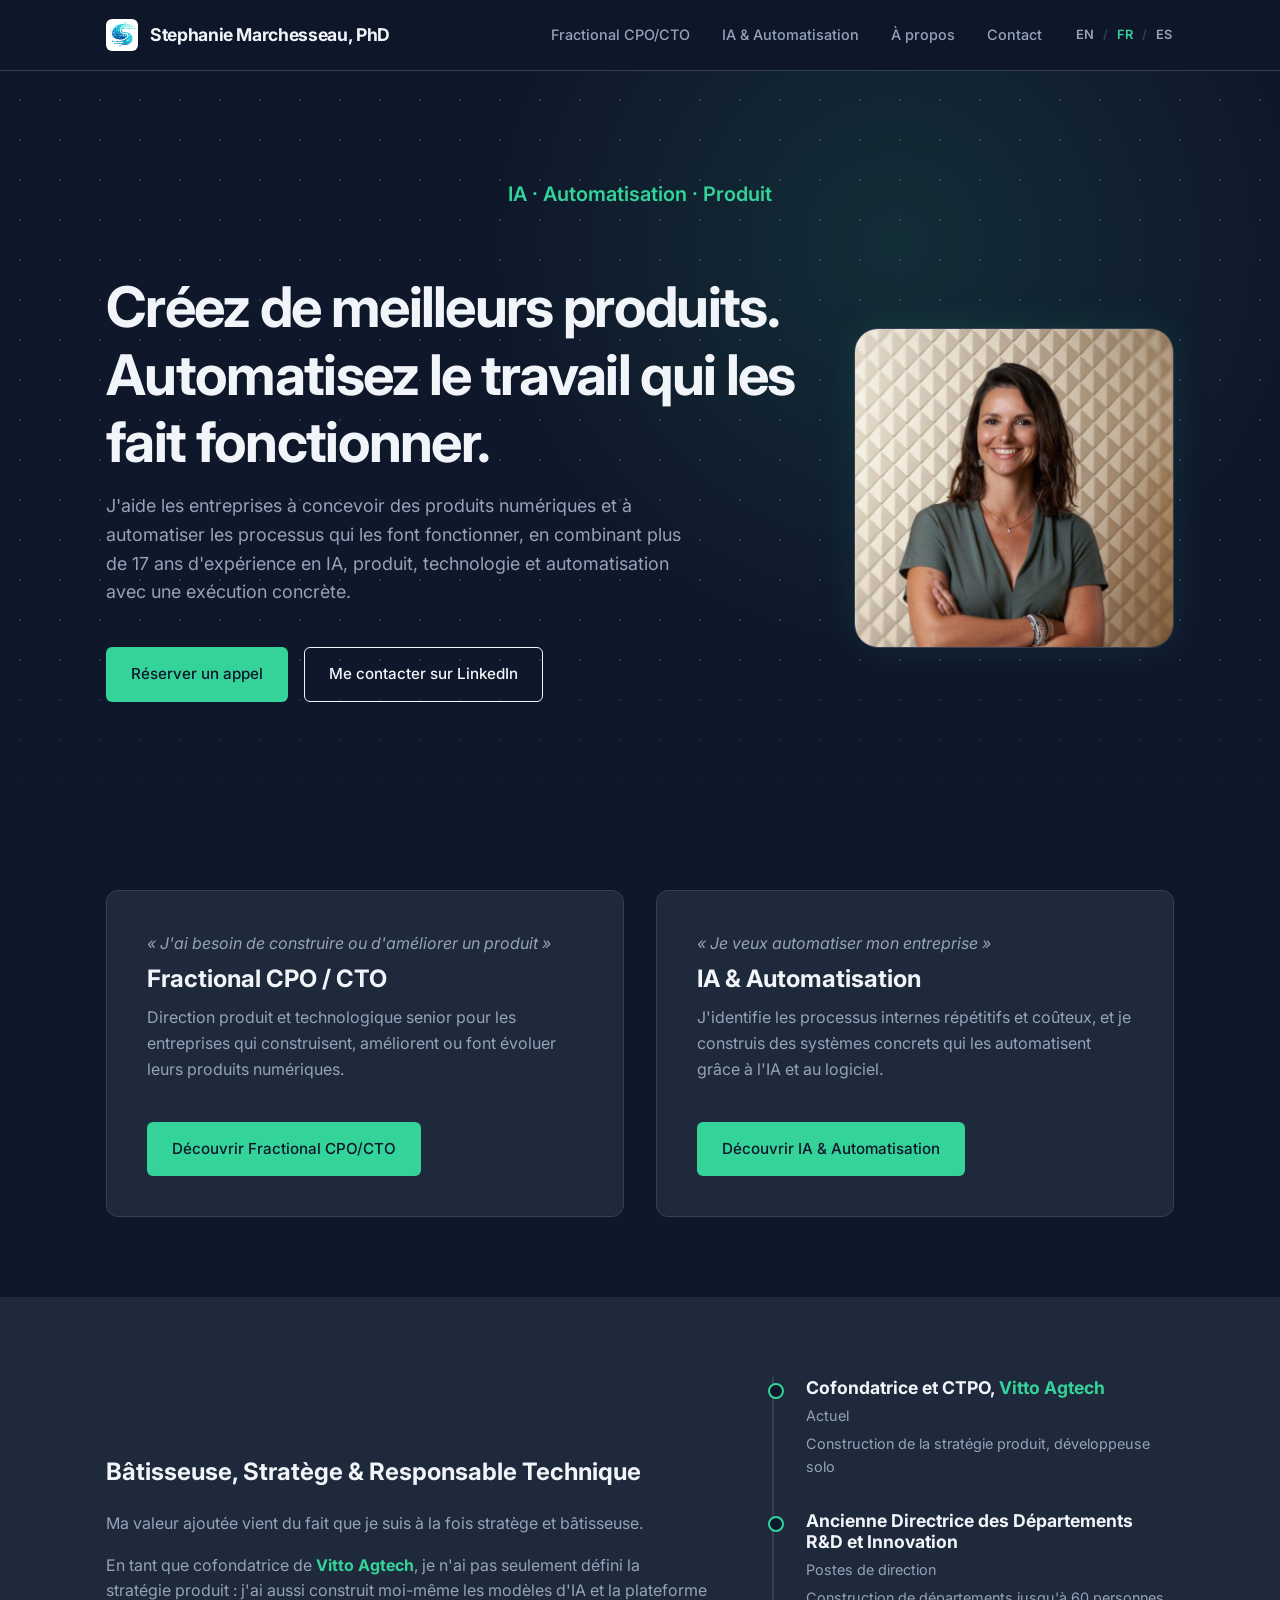
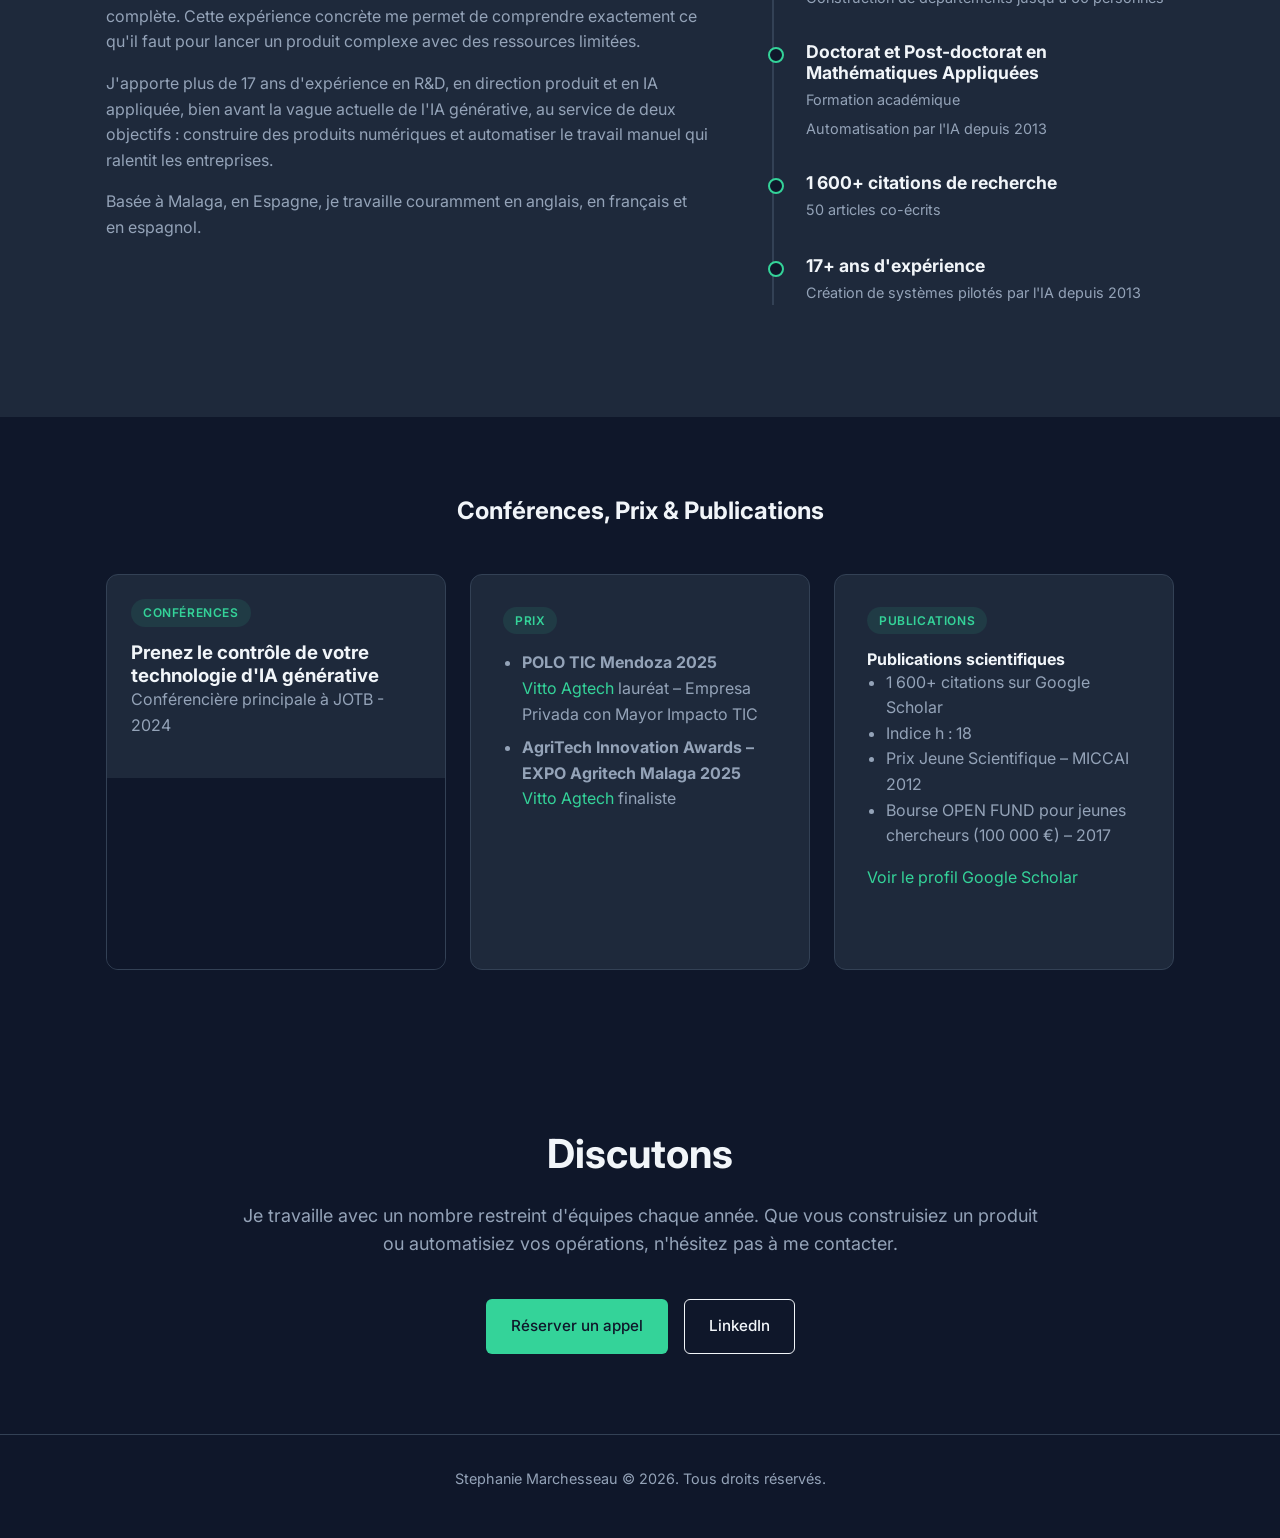
<file: fr/index.html>
<!DOCTYPE html>
<html lang="fr">
<head>
<!-- Google tag (gtag.js) -->
<script async src="https://www.googletagmanager.com/gtag/js?id=G-QK358FMQ6Q"></script>
<script>
  window.dataLayer = window.dataLayer || [];
  function gtag(){dataLayer.push(arguments);}
  gtag('js', new Date());

  gtag('config', 'G-QK358FMQ6Q');
</script>
    <meta charset="UTF-8">
    <meta name="viewport" content="width=device-width, initial-scale=1.0">
    <title>Stephanie Marchesseau | IA, Automatisation & Produit</title>
    <meta name="description" content="J'aide les entreprises à concevoir des produits numériques et à automatiser les processus qui les font fonctionner, en combinant plus de 17 ans d'expérience en IA, produit, technologie et automatisation avec une exécution concrète.">
    <meta name="author" content="Stephanie Marchesseau">
    <meta name="robots" content="index, follow">

    <!-- Open Graph / Facebook -->
    <meta property="og:type" content="website">
    <meta property="og:url" content="https://stephaniemarchesseau.com/fr/">
    <meta property="og:title" content="Stephanie Marchesseau | IA, Automatisation & Produit">
    <meta property="og:description" content="J'aide les entreprises à concevoir des produits numériques et à automatiser les processus qui les font fonctionner, en combinant plus de 17 ans d'expérience en IA, produit, technologie et automatisation avec une exécution concrète.">
    <meta property="og:image" content="https://stephaniemarchesseau.com/assets/img/image.png">

    <!-- Twitter -->
    <meta property="twitter:card" content="summary_large_image">
    <meta property="twitter:url" content="https://stephaniemarchesseau.com/fr/">
    <meta property="twitter:title" content="Stephanie Marchesseau | IA, Automatisation & Produit">
    <meta property="twitter:description" content="J'aide les entreprises à concevoir des produits numériques et à automatiser les processus qui les font fonctionner, en combinant plus de 17 ans d'expérience en IA, produit, technologie et automatisation avec une exécution concrète.">
    <meta property="twitter:image" content="https://stephaniemarchesseau.com/assets/img/image.png">

    <!-- Canonical Link -->
    <link rel="canonical" href="https://stephaniemarchesseau.com/fr/">

    <!-- Language Alternates -->
    <link rel="alternate" hreflang="en" href="https://stephaniemarchesseau.com/">
    <link rel="alternate" hreflang="fr" href="https://stephaniemarchesseau.com/fr/">
    <link rel="alternate" hreflang="es" href="https://stephaniemarchesseau.com/es/">
    <link rel="alternate" hreflang="x-default" href="https://stephaniemarchesseau.com/">

    <!-- Favicon -->
    <link rel="icon" type="image/png" href="../assets/img/favicon.png?v=2">
    <link rel="shortcut icon" href="../assets/img/favicon.png?v=2">

    <!-- Schema.org Structured Data -->
    <script type="application/ld+json">
    {
      "@context": "https://schema.org",
      "@type": "Person",
      "name": "Stephanie Marchesseau",
      "jobTitle": "Fractional CPO/CTO & AI Automation Consultant",
      "url": "https://stephaniemarchesseau.com/",
      "image": "https://stephaniemarchesseau.com/assets/img/image.png",
      "sameAs": [
        "https://www.linkedin.com/in/stephanie-marchesseau-51862752/",
        "https://scholar.google.fr/citations?hl=en&user=n8tePfEAAAAJ"
      ],
      "worksFor": {
        "@type": "Organization",
        "name": "Vitto Agtech"
      }
    }
    </script>

    <!-- Google Fonts: Inter -->
    <link rel="preconnect" href="https://fonts.googleapis.com">
    <link rel="preconnect" href="https://fonts.gstatic.com" crossorigin>
    <link href="https://fonts.googleapis.com/css2?family=Inter:wght@300;400;500;600;700&display=swap" rel="stylesheet">

    <link rel="stylesheet" href="../style.css">
</head>
<body>
<!-- Google Tag Manager (noscript) -->
<noscript><iframe src="https://www.googletagmanager.com/ns.html?id=GTM-5TTDVG75"
height="0" width="0" style="display:none;visibility:hidden"></iframe></noscript>
<!-- End Google Tag Manager (noscript) -->
    <!-- Navigation -->
    <nav>
        <div class="container nav-container">
            <div class="logo">
                <img src="../assets/img/logo.png" alt="Logo">
                Stephanie Marchesseau, PhD
            </div>
            <div class="nav-right">
                <div class="nav-links">
                    <a href="fractional-cpo-cto/">Fractional CPO/CTO</a>
                    <a href="ai-automation/">IA &amp; Automatisation</a>
                    <a href="#background">À propos</a>
                    <a href="#contact">Contact</a>
                </div>
                <div class="lang-switch">
                    <a href="../">EN</a><span>/</span><a href="./" class="lang-active">FR</a><span>/</span><a href="../es/">ES</a>
                </div>
                <button class="nav-toggle" aria-label="Ouvrir le menu" aria-expanded="false">
                    <span></span><span></span><span></span>
                </button>
            </div>
        </div>
    </nav>

    <!-- Hero Section -->
    <header class="hero" id="hero">
        <div class="hero-bg"></div>
        <div class="container" style="flex-wrap: wrap;">
            <div class="hero-subtitle fade-in-section" style="width: 100%; text-align: center; margin-bottom: 1rem;">IA · Automatisation · Produit</div>
            <div class="hero-content fade-in-section">
                <h1>Créez de meilleurs produits. Automatisez le travail qui les fait fonctionner.</h1>
                <p class="hero-intro">
                    J'aide les entreprises à concevoir des produits numériques et à automatiser les processus qui les font fonctionner, en combinant plus de 17 ans d'expérience en IA, produit, technologie et automatisation avec une exécution concrète.
                </p>
                <div class="hero-actions">
                    <a href="https://calendly.com/marchesseau-stephanie/audit-intro-meeting" target="_blank" class="btn btn-primary">Réserver un appel</a>
                    <a href="https://www.linkedin.com/in/stephanie-marchesseau-51862752/" target="_blank" class="btn btn-outline">Me contacter sur LinkedIn</a>
                </div>
            </div>
            <div class="hero-image-wrapper fade-in-section">
                <img src="../assets/img/image.png" alt="Stephanie Marchesseau" class="profile-img">
            </div>
        </div>
    </header>

    <!-- Two Paths -->
    <section id="paths" class="section-padding">
        <div class="container">
            <div class="path-grid fade-in-section">
                <div class="path-card">
                    <p class="path-trigger">« J'ai besoin de construire ou d'améliorer un produit »</p>
                    <h3>Fractional CPO / CTO</h3>
                    <p>Direction produit et technologique senior pour les entreprises qui construisent, améliorent ou font évoluer leurs produits numériques.</p>
                    <a href="fractional-cpo-cto/" class="btn btn-primary">Découvrir Fractional CPO/CTO</a>
                </div>
                <div class="path-card">
                    <p class="path-trigger">« Je veux automatiser mon entreprise »</p>
                    <h3>IA &amp; Automatisation</h3>
                    <p>J'identifie les processus internes répétitifs et coûteux, et je construis des systèmes concrets qui les automatisent grâce à l'IA et au logiciel.</p>
                    <a href="ai-automation/" class="btn btn-primary">Découvrir IA &amp; Automatisation</a>
                </div>
            </div>
        </div>
    </section>

    <!-- Background Section -->
    <section id="background" class="section-padding bg-section">
        <div class="container">
            <div class="split-layout fade-in-section">
                <div class="bio-text">
                    <h2 style="margin-bottom: 1.5rem;">Bâtisseuse, Stratège &amp; Responsable Technique</h2>
                    <p>Ma valeur ajoutée vient du fait que je suis à la fois stratège et bâtisseuse.</p>

                    <p>En tant que cofondatrice de <a href="https://vitto-tech.com/" target="_blank" style="color: var(--accent-color);"><strong>Vitto Agtech</strong></a>, je n'ai pas seulement défini la stratégie produit : j'ai aussi construit moi-même les modèles d'IA et la plateforme complète. Cette expérience concrète me permet de comprendre exactement ce qu'il faut pour lancer un produit complexe avec des ressources limitées.</p>
                    <p>
                    J'apporte plus de 17 ans d'expérience en R&D, en direction produit et en IA appliquée, bien avant la vague actuelle de l'IA générative, au service de deux objectifs : construire des produits numériques et automatiser le travail manuel qui ralentit les entreprises.
                    </p>
                    <p>
                    Basée à Malaga, en Espagne, je travaille couramment en anglais, en français et en espagnol.
                    </p>

                </div>
                <div class="bio-timeline">
                    <ul class="timeline-list">
                        <li class="timeline-item">
                            <h4>Cofondatrice et CTPO, <a href="https://vitto-tech.com/" target="_blank" style="color: var(--accent-color);">Vitto Agtech</a></h4>
                            <span>Actuel</span>
                            <span style="display: block; margin-top: 0.25rem;">Construction de la stratégie produit, développeuse solo</span>
                        </li>
                        <li class="timeline-item">
                            <h4>Ancienne Directrice des Départements R&D et Innovation</h4>
                            <span>Postes de direction</span>
                            <span style="display: block; margin-top: 0.25rem;">Construction de départements jusqu'à 60 personnes</span>
                        </li>
                        <li class="timeline-item">
                            <h4>Doctorat et Post-doctorat en Mathématiques Appliquées</h4>
                            <span>Formation académique</span>
                            <span style="display: block; margin-top: 0.25rem;">Automatisation par l'IA depuis 2013</span>
                        </li>
                        <li class="timeline-item">
                            <h4>1 600+ citations de recherche</h4>
                            <span>50 articles co-écrits</span>
                        </li>
                        <li class="timeline-item">
                            <h4>17+ ans d'expérience</h4>
                            <span>Création de systèmes pilotés par l'IA depuis 2013</span>
                        </li>
                    </ul>
                </div>
            </div>
        </div>
    </section>

    <!-- Talks, Awards & Publications -->
    <section id="recognition" class="section-padding">
        <div class="container">
            <h2 style="text-align: center; margin-bottom: 3rem;">Conférences, Prix &amp; Publications</h2>
            <div class="recognition-grid fade-in-section">
                <!-- Item 1 -->
                <div class="talk-card">

                    <div class="talk-content">
                        <div class="recognition-header">
                            <span class="recognition-type">Conférences</span>
                        </div>
                        <h3>Prenez le contrôle de votre technologie d'IA générative</h3>
                        <p>Conférencière principale à JOTB - 2024</p>
                    </div>
                   <div class="talk-thumbnail">
                        <iframe src="https://www.youtube.com/embed/OI6Zb7PWCFo" title="Take control of your generative AI technology to boost your productivity -Stéphanie Marchesseau" allow="accelerometer; autoplay; clipboard-write; encrypted-media; gyroscope; picture-in-picture; web-share" referrerpolicy="strict-origin-when-cross-origin" allowfullscreen></iframe>
                    </div>

                </div>

                <!-- Item 2 -->
                <div class="recognition-card">
                    <div class="recognition-header">
                        <span class="recognition-type">Prix</span>
                    </div>
                    <ul style="padding-left: 1.2rem; margin-bottom: 1rem; color: var(--text-muted);">
                        <li style="margin-bottom: 0.5rem;">
                            <strong>POLO TIC Mendoza 2025</strong><br>
                            <a href="https://vitto-tech.com/" target="_blank" style="color: var(--accent-color);">Vitto Agtech</a>
                            lauréat – Empresa Privada con Mayor Impacto TIC
                        </li>

                        <li>
                            <strong>AgriTech Innovation Awards – EXPO Agritech Malaga 2025</strong><br>
                            <a href="https://vitto-tech.com/" target="_blank" style="color: var(--accent-color);">Vitto Agtech</a> finaliste
                        </li>
                    </ul>
                </div>

                <!-- Item 3 -->
                <a href="https://scholar.google.fr/citations?hl=en&user=n8tePfEAAAAJ&view_op=list_works&sortby=pubdate" class="recognition-card" target="_blank">
                    <div class="recognition-header">
                        <span class="recognition-type">Publications</span>
                    </div>
                    <h4>Publications scientifiques</h4>
                    <ul style="padding-left: 1.2rem; margin-bottom: 1rem; color: var(--text-muted);">
                        <li>1 600+ citations sur Google Scholar</li>
                        <li>Indice h : 18</li>
                        <li>Prix Jeune Scientifique – MICCAI 2012</li>
                        <li>Bourse OPEN FUND pour jeunes chercheurs (100 000 €) – 2017</li>
                    </ul>
                    <p style="color: var(--accent-color);">Voir le profil Google Scholar</p>
                </a>
            </div>
        </div>
    </section>

    <!-- Contact Section -->
    <section id="contact" class="section-padding">
        <div class="container">
            <div class="contact-section fade-in-section">
                <h2>Discutons</h2>
                <p>Je travaille avec un nombre restreint d'équipes chaque année. Que vous construisiez un produit ou automatisiez vos opérations, n'hésitez pas à me contacter.</p>
                <div class="hero-actions" style="justify-content: center;">
                    <a href="https://calendly.com/marchesseau-stephanie/audit-intro-meeting" target="_blank" class="btn btn-primary">Réserver un appel</a>
                    <a href="https://www.linkedin.com/in/stephanie-marchesseau-51862752/" target="_blank" class="btn btn-outline">LinkedIn</a>
                </div>
            </div>
        </div>
    </section>

    <!-- Footer -->
    <footer>
        <div class="container">
            <p>Stephanie Marchesseau &copy; <span id="year"></span>. Tous droits réservés.</p>
        </div>
    </footer>

    <!-- Scripts -->
    <script src="../script.js"></script>
</body>
</html>
</file>
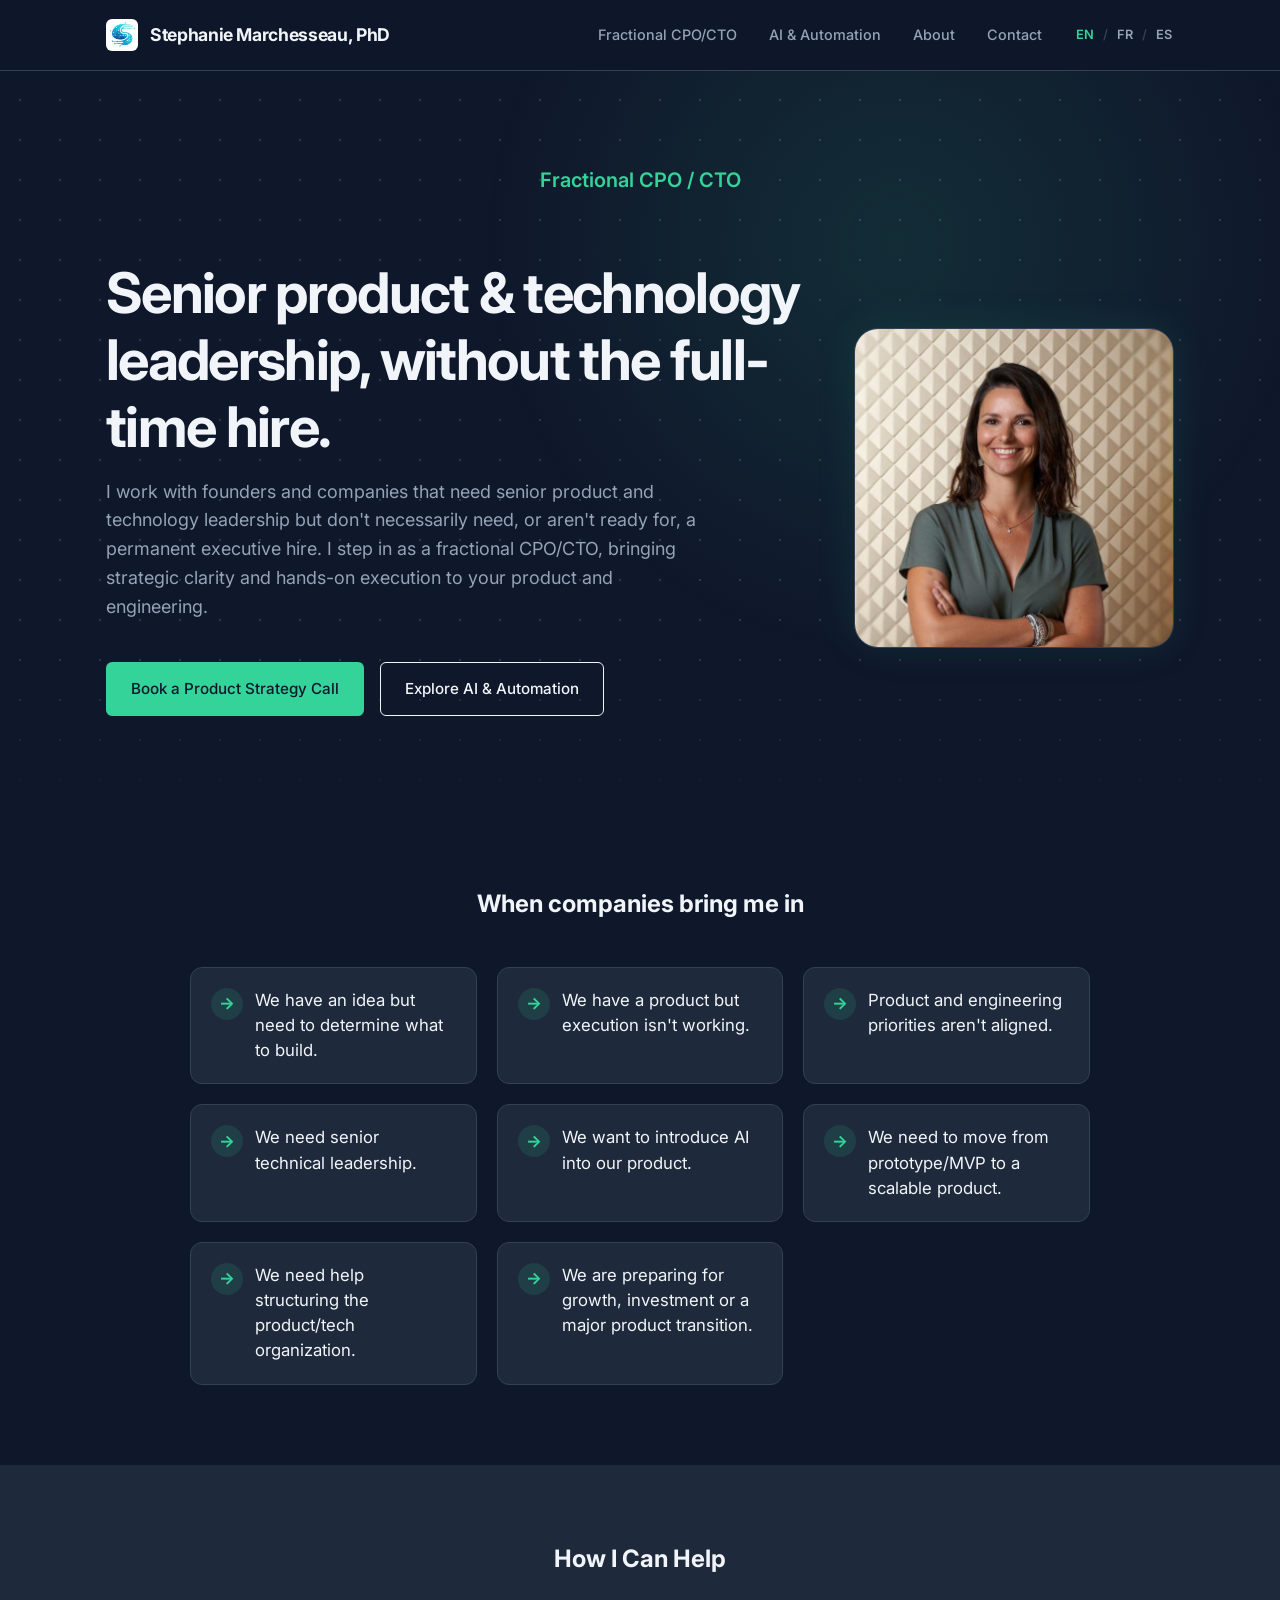
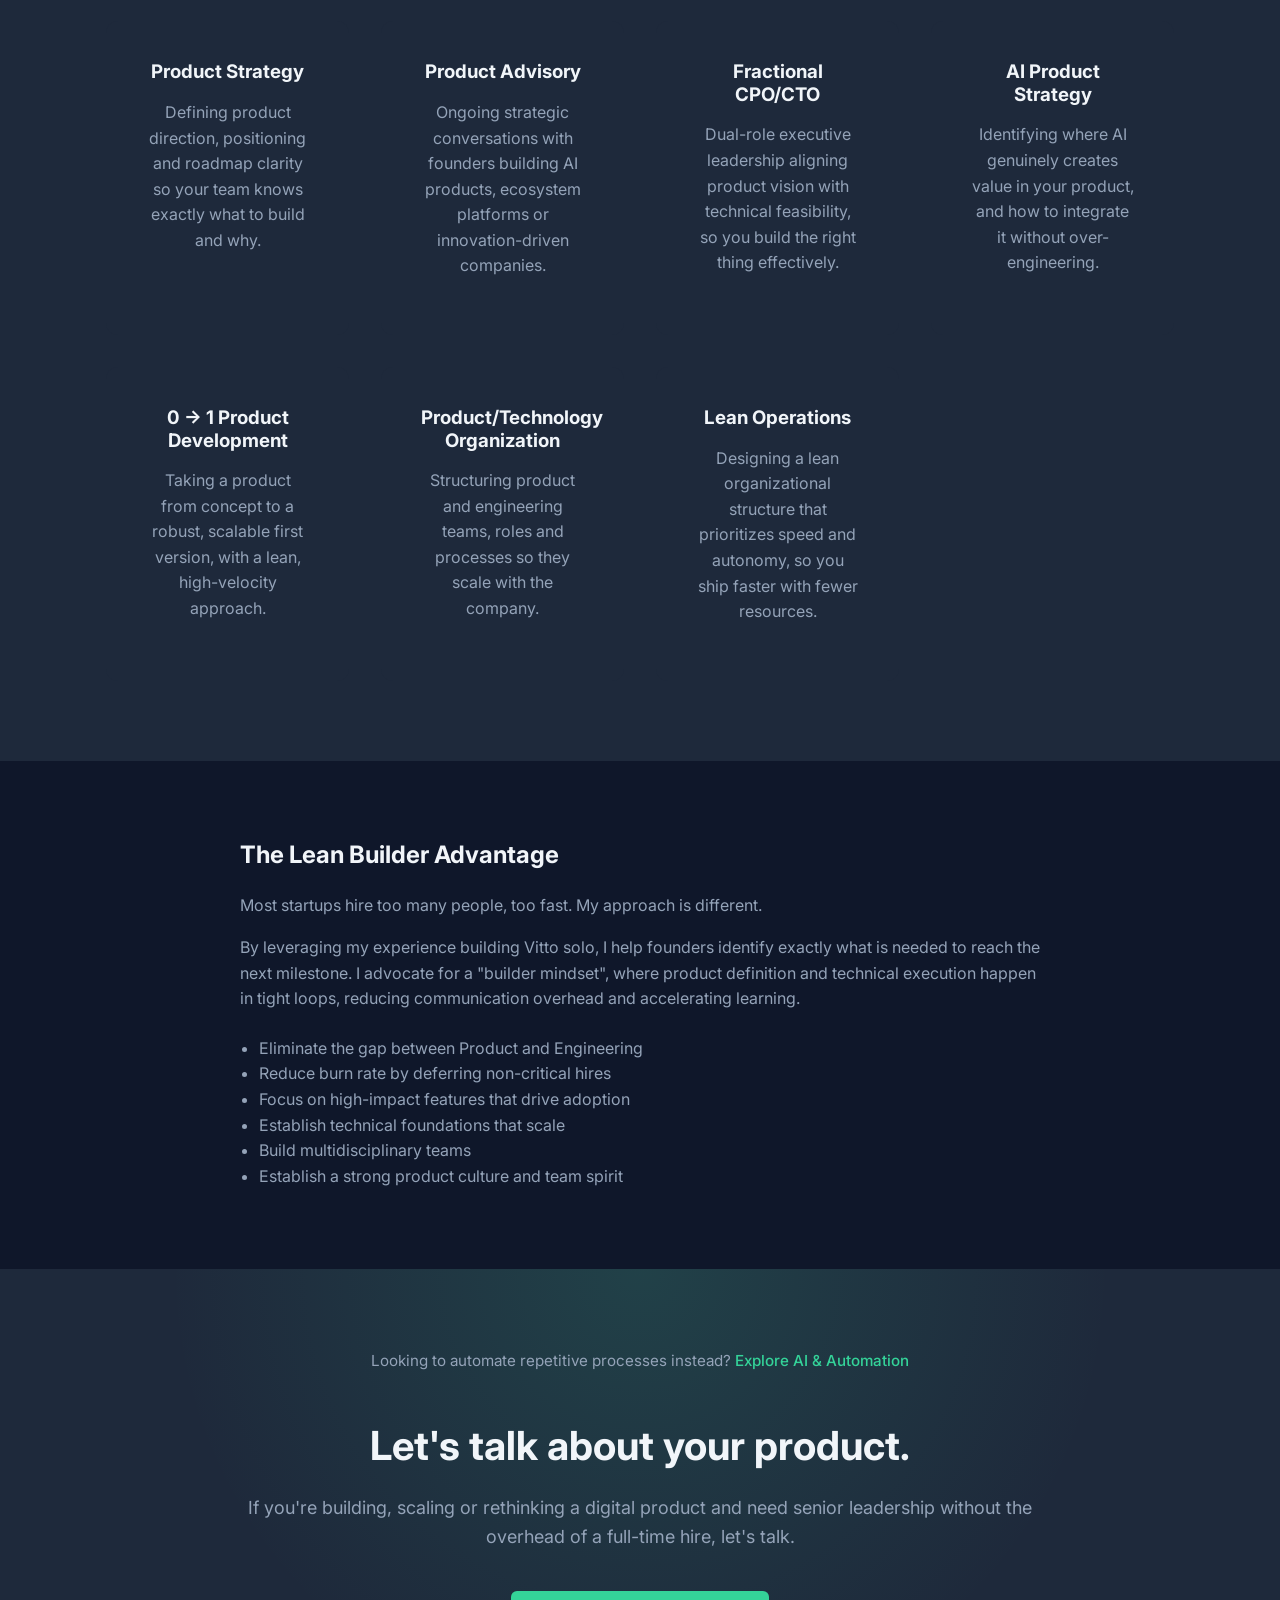
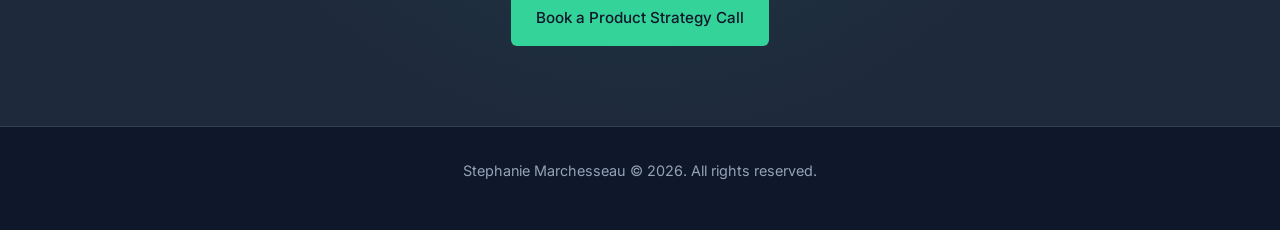
<file: fractional-cpo-cto/index.html>
<!DOCTYPE html>
<html lang="en">
<head>
<!-- Google tag (gtag.js) -->
<script async src="https://www.googletagmanager.com/gtag/js?id=G-QK358FMQ6Q"></script>
<script>
  window.dataLayer = window.dataLayer || [];
  function gtag(){dataLayer.push(arguments);}
  gtag('js', new Date());

  gtag('config', 'G-QK358FMQ6Q');
</script>
    <meta charset="UTF-8">
    <meta name="viewport" content="width=device-width, initial-scale=1.0">
    <title>Fractional CPO & CTO | Stephanie Marchesseau</title>
    <meta name="description" content="Senior product and technology leadership for companies building, improving or scaling digital products, without the cost of a full-time executive hire.">
    <meta name="author" content="Stephanie Marchesseau">
    <meta name="robots" content="index, follow">

    <!-- Open Graph / Facebook -->
    <meta property="og:type" content="website">
    <meta property="og:url" content="https://stephaniemarchesseau.com/fractional-cpo-cto/">
    <meta property="og:title" content="Fractional CPO & CTO | Stephanie Marchesseau">
    <meta property="og:description" content="Senior product and technology leadership for companies building, improving or scaling digital products, without the cost of a full-time executive hire.">
    <meta property="og:image" content="https://stephaniemarchesseau.com/assets/img/image.png">

    <!-- Twitter -->
    <meta property="twitter:card" content="summary_large_image">
    <meta property="twitter:url" content="https://stephaniemarchesseau.com/fractional-cpo-cto/">
    <meta property="twitter:title" content="Fractional CPO & CTO | Stephanie Marchesseau">
    <meta property="twitter:description" content="Senior product and technology leadership for companies building, improving or scaling digital products, without the cost of a full-time executive hire.">
    <meta property="twitter:image" content="https://stephaniemarchesseau.com/assets/img/image.png">

    <!-- Canonical Link -->
    <link rel="canonical" href="https://stephaniemarchesseau.com/fractional-cpo-cto/">

    <!-- Language Alternates -->
    <link rel="alternate" hreflang="en" href="https://stephaniemarchesseau.com/fractional-cpo-cto/">
    <link rel="alternate" hreflang="fr" href="https://stephaniemarchesseau.com/fr/fractional-cpo-cto/">
    <link rel="alternate" hreflang="es" href="https://stephaniemarchesseau.com/es/fractional-cpo-cto/">
    <link rel="alternate" hreflang="x-default" href="https://stephaniemarchesseau.com/fractional-cpo-cto/">

    <!-- Favicon -->
    <link rel="icon" type="image/png" href="../assets/img/favicon.png?v=2">
    <link rel="shortcut icon" href="../assets/img/favicon.png?v=2">

    <!-- Schema.org Structured Data -->
    <script type="application/ld+json">
    {
      "@context": "https://schema.org",
      "@type": "Person",
      "name": "Stephanie Marchesseau",
      "jobTitle": "Fractional CPO/CTO",
      "url": "https://stephaniemarchesseau.com/",
      "image": "https://stephaniemarchesseau.com/assets/img/image.png",
      "sameAs": [
        "https://www.linkedin.com/in/stephanie-marchesseau-51862752/",
        "https://scholar.google.fr/citations?hl=en&user=n8tePfEAAAAJ"
      ],
      "worksFor": {
        "@type": "Organization",
        "name": "Vitto Agtech"
      }
    }
    </script>

    <!-- Google Fonts: Inter -->
    <link rel="preconnect" href="https://fonts.googleapis.com">
    <link rel="preconnect" href="https://fonts.gstatic.com" crossorigin>
    <link href="https://fonts.googleapis.com/css2?family=Inter:wght@300;400;500;600;700&display=swap" rel="stylesheet">

    <link rel="stylesheet" href="../style.css">
</head>
<body>
<!-- Google Tag Manager (noscript) -->
<noscript><iframe src="https://www.googletagmanager.com/ns.html?id=GTM-5TTDVG75"
height="0" width="0" style="display:none;visibility:hidden"></iframe></noscript>
<!-- End Google Tag Manager (noscript) -->
    <!-- Navigation -->
    <nav>
        <div class="container nav-container">
            <a href="../" class="logo" style="color: inherit;">
                <img src="../assets/img/logo.png" alt="Logo">
                Stephanie Marchesseau, PhD
            </a>
            <div class="nav-right">
                <div class="nav-links">
                    <a href="../fractional-cpo-cto/">Fractional CPO/CTO</a>
                    <a href="../ai-automation/">AI &amp; Automation</a>
                    <a href="../#background">About</a>
                    <a href="../#contact">Contact</a>
                </div>
                <div class="lang-switch">
                    <a href="./" class="lang-active">EN</a><span>/</span><a href="../fr/fractional-cpo-cto/">FR</a><span>/</span><a href="../es/fractional-cpo-cto/">ES</a>
                </div>
                <button class="nav-toggle" aria-label="Toggle menu" aria-expanded="false">
                    <span></span><span></span><span></span>
                </button>
            </div>
        </div>
    </nav>

    <!-- Hero Section -->
    <header class="hero" id="hero">
        <div class="hero-bg"></div>
        <div class="container" style="flex-wrap: wrap;">
            <div class="hero-subtitle fade-in-section" style="width: 100%; text-align: center; margin-bottom: 1rem;">Fractional CPO / CTO</div>
            <div class="hero-content fade-in-section">
                <h1>Senior product &amp; technology leadership, without the full-time hire.</h1>
                <p class="hero-intro">
                    I work with founders and companies that need senior product and technology leadership but don't necessarily need, or aren't ready for, a permanent executive hire. I step in as a fractional CPO/CTO, bringing strategic clarity and hands-on execution to your product and engineering.
                </p>
                <div class="hero-actions">
                    <a href="https://calendly.com/marchesseau-stephanie/audit-intro-meeting" target="_blank" class="btn btn-primary">Book a Product Strategy Call</a>
                    <a href="../ai-automation/" class="btn btn-outline">Explore AI &amp; Automation</a>
                </div>
            </div>
            <div class="hero-image-wrapper fade-in-section">
                <img src="../assets/img/image.png" alt="Stephanie Marchesseau" class="profile-img">
            </div>
        </div>
    </header>

    <!-- Situations -->
    <section id="situations" class="section-padding">
        <div class="container">
            <h2 style="text-align: center; margin-bottom: 3rem;">When companies bring me in</h2>
            <ul class="situations-list fade-in-section">
                <li>We have an idea but need to determine what to build.</li>
                <li>We have a product but execution isn't working.</li>
                <li>Product and engineering priorities aren't aligned.</li>
                <li>We need senior technical leadership.</li>
                <li>We want to introduce AI into our product.</li>
                <li>We need to move from prototype/MVP to a scalable product.</li>
                <li>We need help structuring the product/tech organization.</li>
                <li>We are preparing for growth, investment or a major product transition.</li>
            </ul>
        </div>
    </section>

    <!-- Services -->
    <section id="services" class="section-padding bg-section">
        <div class="container">
            <h2 style="text-align: center; margin-bottom: 3rem;">How I Can Help</h2>
            <div class="grid-4 fade-in-section">
                <div class="service-card">
                    <h3>Product Strategy</h3>
                    <p>Defining product direction, positioning and roadmap clarity so your team knows exactly what to build and why.</p>
                </div>
                <div class="service-card">
                    <h3>Product Advisory</h3>
                    <p>Ongoing strategic conversations with founders building AI products, ecosystem platforms or innovation-driven companies.</p>
                </div>
                <div class="service-card">
                    <h3>Fractional CPO/CTO</h3>
                    <p>Dual-role executive leadership aligning product vision with technical feasibility, so you build the right thing effectively.</p>
                </div>
                <div class="service-card">
                    <h3>AI Product Strategy</h3>
                    <p>Identifying where AI genuinely creates value in your product, and how to integrate it without over-engineering.</p>
                </div>
                <div class="service-card">
                    <h3>0 → 1 Product Development</h3>
                    <p>Taking a product from concept to a robust, scalable first version, with a lean, high-velocity approach.</p>
                </div>
                <div class="service-card">
                    <h3>Product/Technology Organization</h3>
                    <p>Structuring product and engineering teams, roles and processes so they scale with the company.</p>
                </div>
                <div class="service-card">
                    <h3>Lean Operations</h3>
                    <p>Designing a lean organizational structure that prioritizes speed and autonomy, so you ship faster with fewer resources.</p>
                </div>
            </div>
        </div>
    </section>

    <!-- Lean Builder Advantage -->
    <section id="leadership" class="section-padding">
        <div class="container">
            <div class="fade-in-section" style="max-width: 800px; margin: 0 auto;">
                <h2 style="margin-bottom: 1.5rem;">The Lean Builder Advantage</h2>

                <p>Most startups hire too many people, too fast. My approach is different.</p>

                <p>By leveraging my experience building Vitto solo, I help founders identify exactly what is needed to reach the next milestone. I advocate for a "builder mindset", where product definition and technical execution happen in tight loops, reducing communication overhead and accelerating learning.</p>

                <ul style="padding-left: 1.2rem; margin-top: 1.5rem; color: var(--text-muted);">
                    <li>Eliminate the gap between Product and Engineering</li>
                    <li>Reduce burn rate by deferring non-critical hires</li>
                    <li>Focus on high-impact features that drive adoption</li>
                    <li>Establish technical foundations that scale</li>
                    <li>Build multidisciplinary teams</li>
                    <li>Establish a strong product culture and team spirit</li>
                </ul>
            </div>
        </div>
    </section>

    <!-- Final CTA -->
    <section id="contact" class="section-padding cta-section">
        <div class="container">
            <p class="cross-link fade-in-section">Looking to automate repetitive processes instead? <a href="../ai-automation/">Explore AI &amp; Automation</a></p>
            <div class="contact-section fade-in-section">
                <h2>Let's talk about your product.</h2>
                <p>If you're building, scaling or rethinking a digital product and need senior leadership without the overhead of a full-time hire, let's talk.</p>
                <div class="hero-actions" style="justify-content: center;">
                    <a href="https://calendly.com/marchesseau-stephanie/audit-intro-meeting" target="_blank" class="btn btn-primary">Book a Product Strategy Call</a>
                </div>
            </div>
        </div>
    </section>

    <!-- Footer -->
    <footer>
        <div class="container">
            <p>Stephanie Marchesseau &copy; <span id="year"></span>. All rights reserved.</p>
        </div>
    </footer>

    <!-- Scripts -->
    <script src="../script.js"></script>
</body>
</html>
</file>
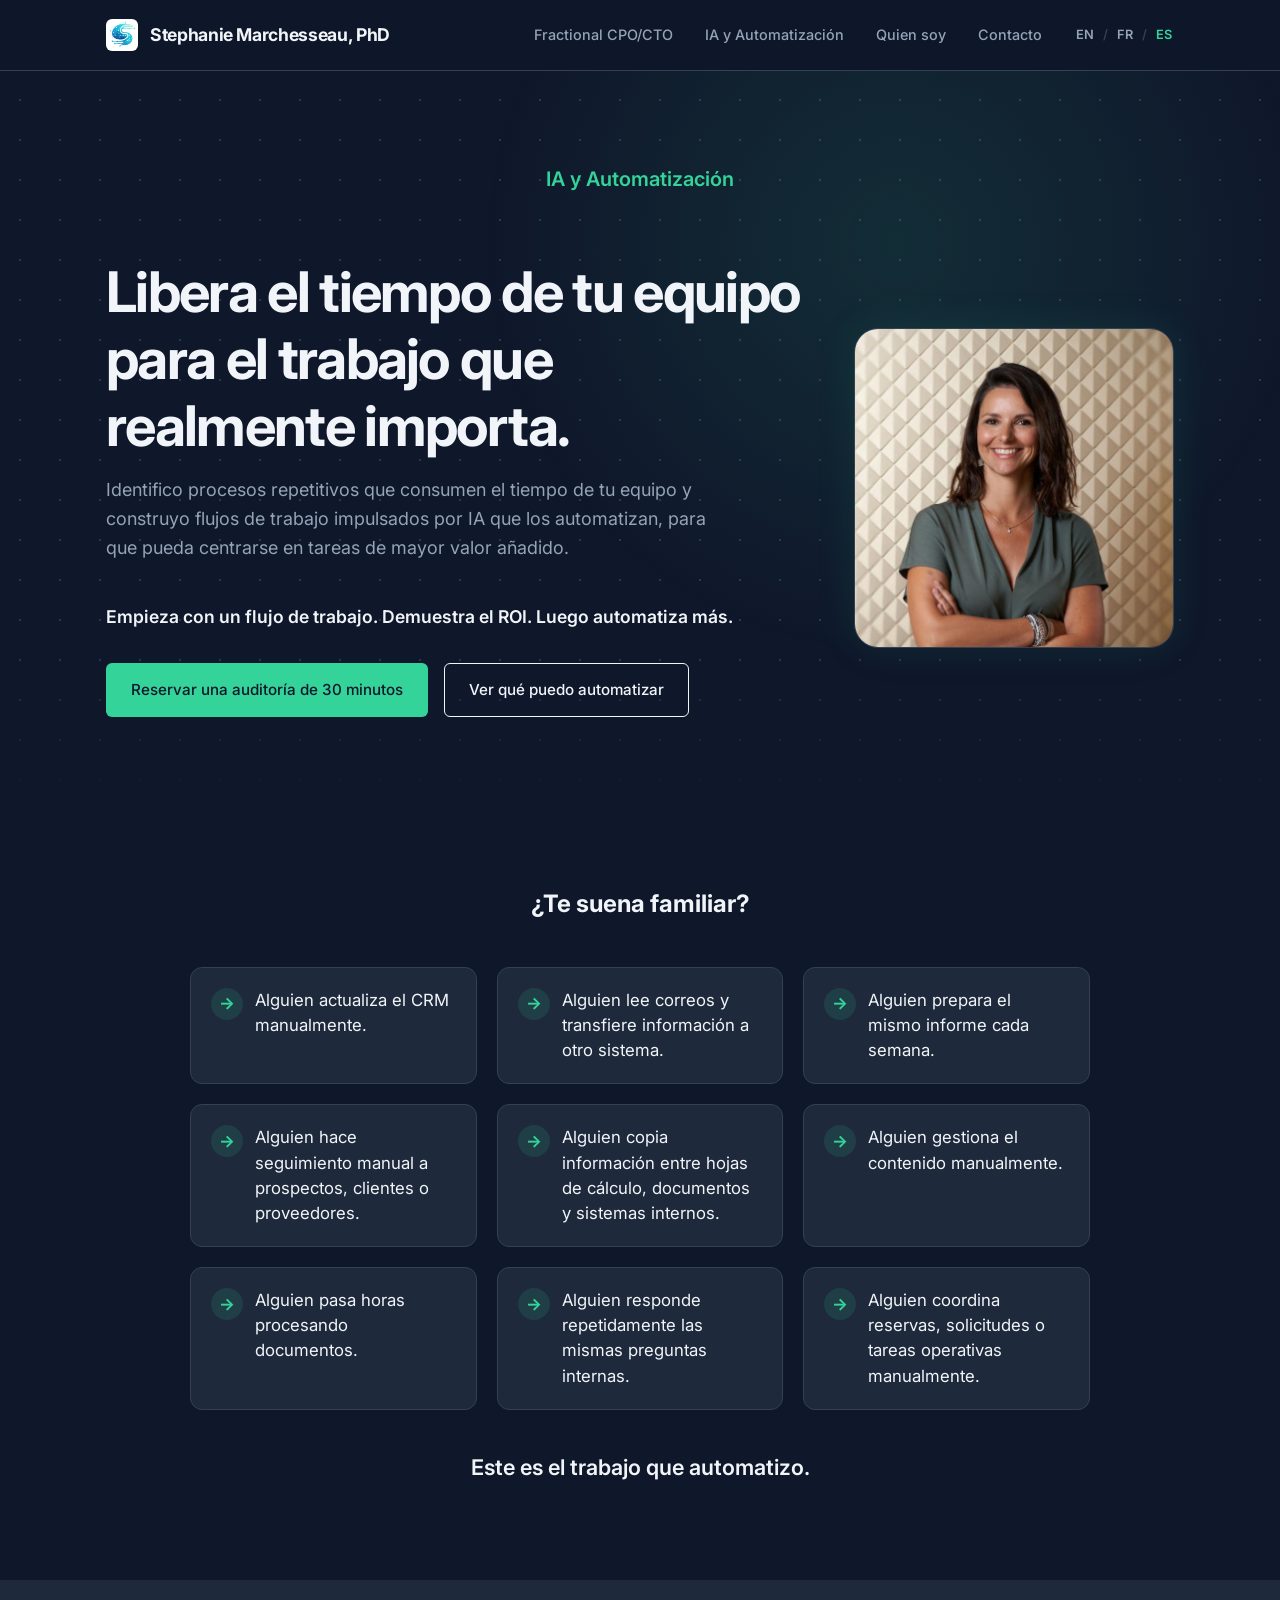
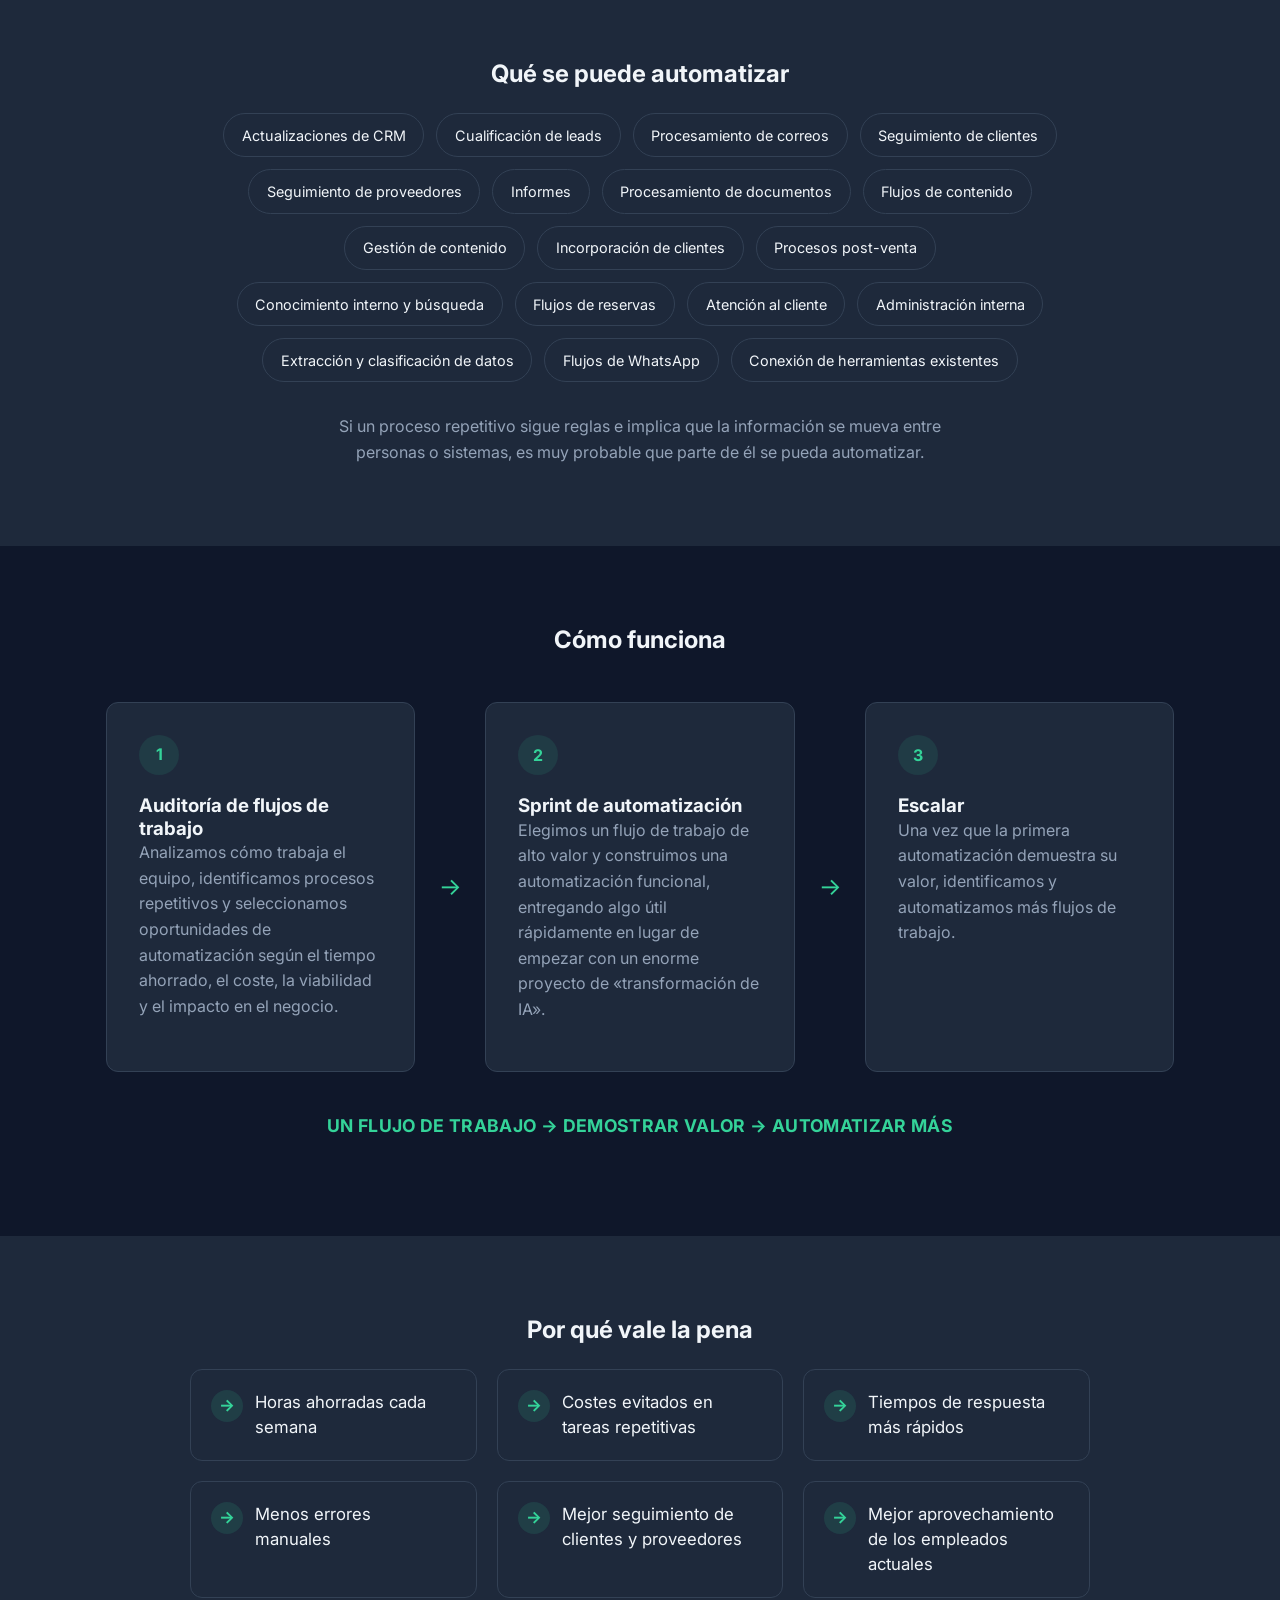
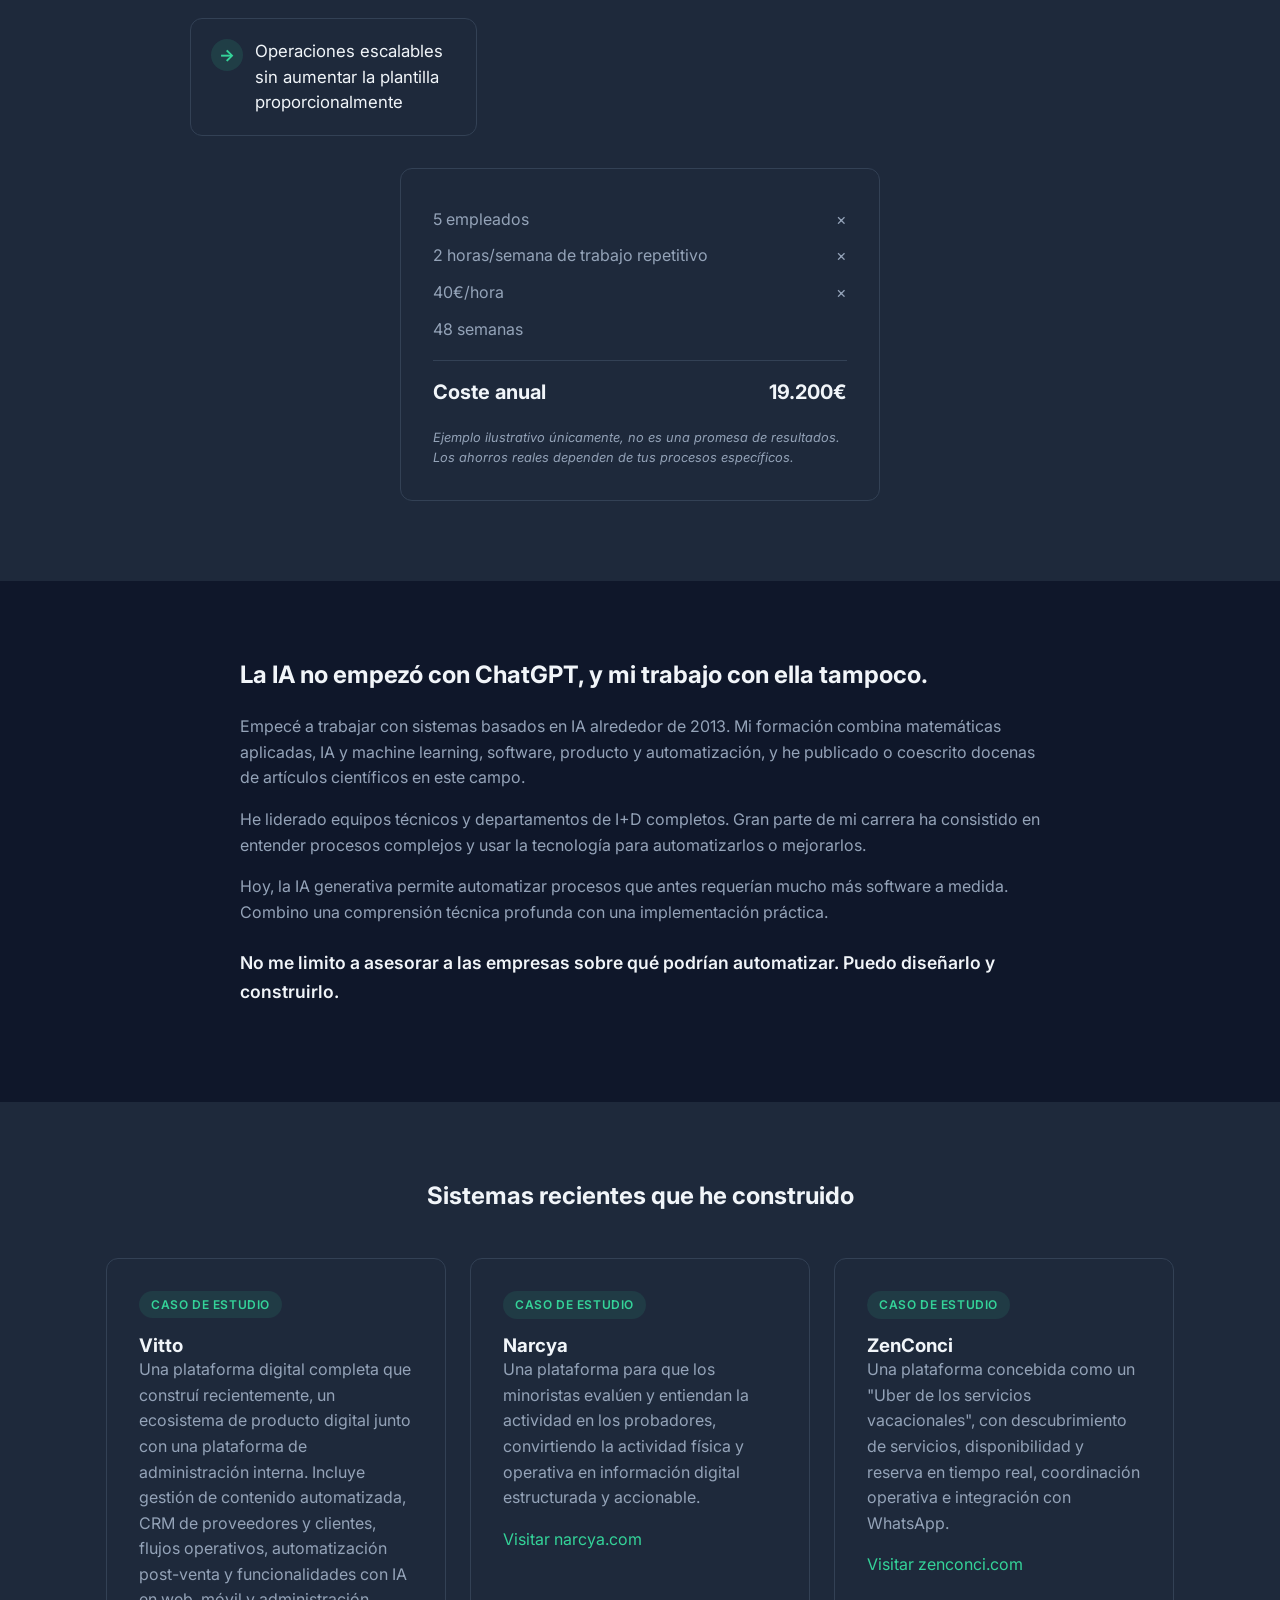
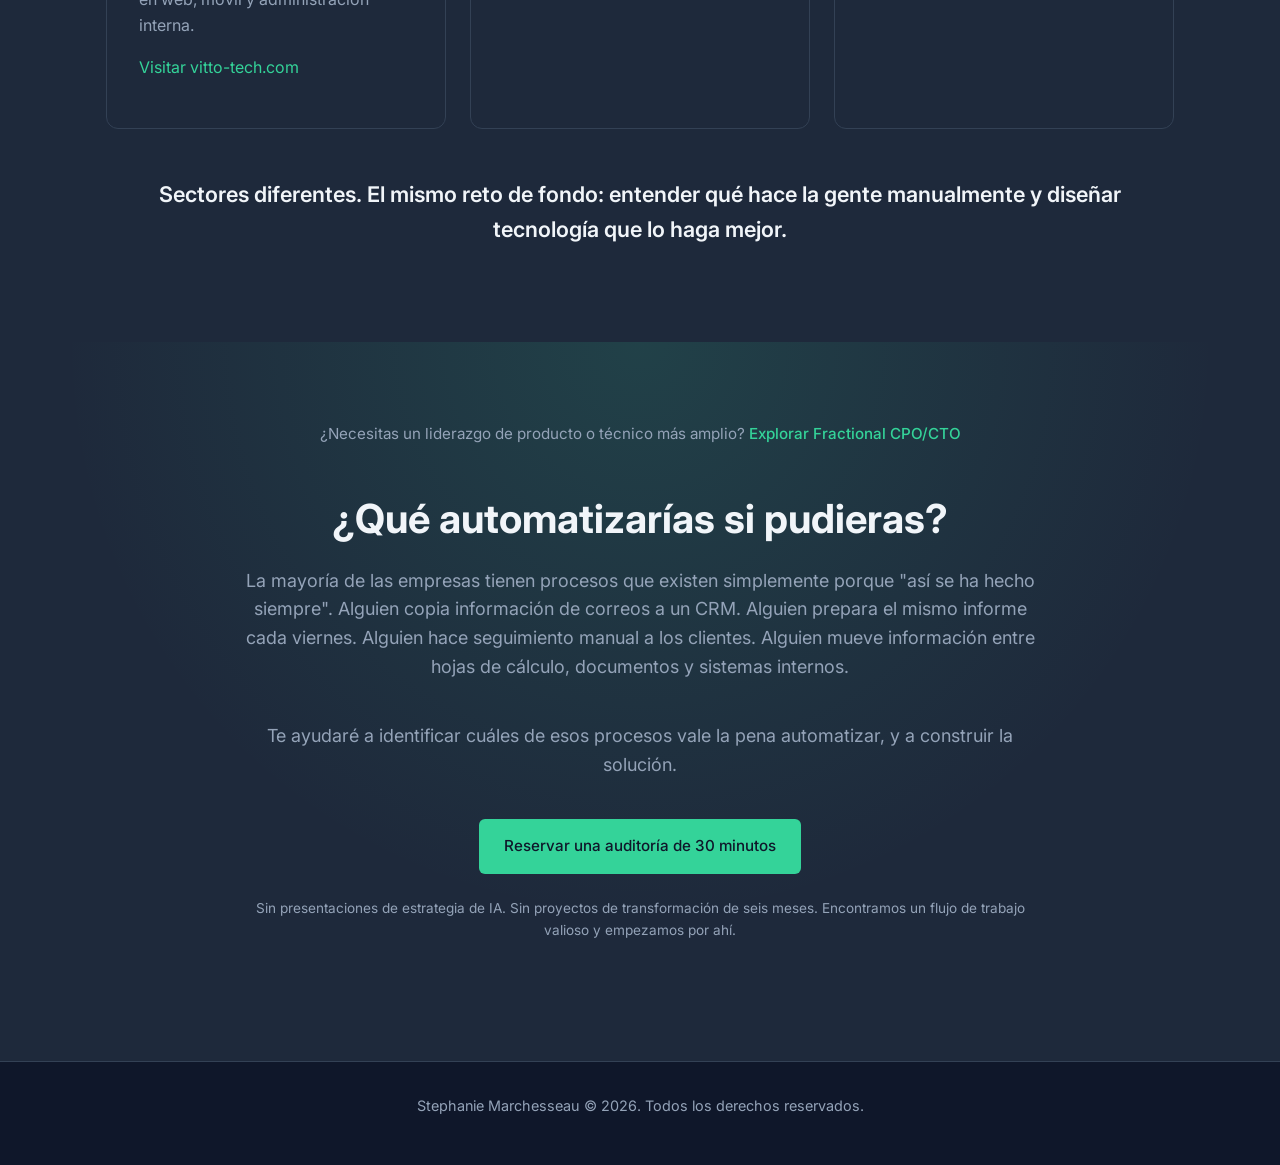
<file: es/ai-automation/index.html>
<!DOCTYPE html>
<html lang="es">
<head>
<!-- Google tag (gtag.js) -->
<script async src="https://www.googletagmanager.com/gtag/js?id=G-QK358FMQ6Q"></script>
<script>
  window.dataLayer = window.dataLayer || [];
  function gtag(){dataLayer.push(arguments);}
  gtag('js', new Date());

  gtag('config', 'G-QK358FMQ6Q');
</script>
    <meta charset="UTF-8">
    <meta name="viewport" content="width=device-width, initial-scale=1.0">
    <title>Automatización de IA y Procesos de Negocio | Stephanie Marchesseau</title>
    <meta name="description" content="Identifico procesos repetitivos que consumen el tiempo de tu equipo y construyo flujos de trabajo impulsados por IA que los automatizan. Empieza con un flujo de trabajo, demuestra el ROI y luego automatiza más.">
    <meta name="author" content="Stephanie Marchesseau">
    <meta name="robots" content="index, follow">

    <!-- Open Graph / Facebook -->
    <meta property="og:type" content="website">
    <meta property="og:url" content="https://stephaniemarchesseau.com/es/ai-automation/">
    <meta property="og:title" content="Automatización de IA y Procesos de Negocio | Stephanie Marchesseau">
    <meta property="og:description" content="Identifico procesos repetitivos que consumen el tiempo de tu equipo y construyo flujos de trabajo impulsados por IA que los automatizan. Empieza con un flujo de trabajo, demuestra el ROI y luego automatiza más.">
    <meta property="og:image" content="https://stephaniemarchesseau.com/assets/img/image.png">

    <!-- Twitter -->
    <meta property="twitter:card" content="summary_large_image">
    <meta property="twitter:url" content="https://stephaniemarchesseau.com/es/ai-automation/">
    <meta property="twitter:title" content="Automatización de IA y Procesos de Negocio | Stephanie Marchesseau">
    <meta property="twitter:description" content="Identifico procesos repetitivos que consumen el tiempo de tu equipo y construyo flujos de trabajo impulsados por IA que los automatizan. Empieza con un flujo de trabajo, demuestra el ROI y luego automatiza más.">
    <meta property="twitter:image" content="https://stephaniemarchesseau.com/assets/img/image.png">

    <!-- Canonical Link -->
    <link rel="canonical" href="https://stephaniemarchesseau.com/es/ai-automation/">

    <!-- Language Alternates -->
    <link rel="alternate" hreflang="en" href="https://stephaniemarchesseau.com/ai-automation/">
    <link rel="alternate" hreflang="fr" href="https://stephaniemarchesseau.com/fr/ai-automation/">
    <link rel="alternate" hreflang="es" href="https://stephaniemarchesseau.com/es/ai-automation/">
    <link rel="alternate" hreflang="x-default" href="https://stephaniemarchesseau.com/ai-automation/">

    <!-- Favicon -->
    <link rel="icon" type="image/png" href="../../assets/img/favicon.png?v=2">
    <link rel="shortcut icon" href="../../assets/img/favicon.png?v=2">

    <!-- Schema.org Structured Data -->
    <script type="application/ld+json">
    {
      "@context": "https://schema.org",
      "@type": "Person",
      "name": "Stephanie Marchesseau",
      "jobTitle": "AI & Automation Consultant",
      "url": "https://stephaniemarchesseau.com/",
      "image": "https://stephaniemarchesseau.com/assets/img/image.png",
      "sameAs": [
        "https://www.linkedin.com/in/stephanie-marchesseau-51862752/",
        "https://scholar.google.fr/citations?hl=en&user=n8tePfEAAAAJ"
      ],
      "worksFor": {
        "@type": "Organization",
        "name": "Vitto Agtech"
      }
    }
    </script>

    <!-- Google Fonts: Inter -->
    <link rel="preconnect" href="https://fonts.googleapis.com">
    <link rel="preconnect" href="https://fonts.gstatic.com" crossorigin>
    <link href="https://fonts.googleapis.com/css2?family=Inter:wght@300;400;500;600;700&display=swap" rel="stylesheet">

    <link rel="stylesheet" href="../../style.css">
</head>
<body>
<!-- Google Tag Manager (noscript) -->
<noscript><iframe src="https://www.googletagmanager.com/ns.html?id=GTM-5TTDVG75"
height="0" width="0" style="display:none;visibility:hidden"></iframe></noscript>
<!-- End Google Tag Manager (noscript) -->
    <!-- Navigation -->
    <nav>
        <div class="container nav-container">
            <a href="../" class="logo" style="color: inherit;">
                <img src="../../assets/img/logo.png" alt="Logo">
                Stephanie Marchesseau, PhD
            </a>
            <div class="nav-right">
                <div class="nav-links">
                    <a href="../fractional-cpo-cto/">Fractional CPO/CTO</a>
                    <a href="../ai-automation/">IA y Automatización</a>
                    <a href="../#background">Quien soy</a>
                    <a href="../#contact">Contacto</a>
                </div>
                <div class="lang-switch">
                    <a href="../../ai-automation/">EN</a><span>/</span><a href="../../fr/ai-automation/">FR</a><span>/</span><a href="./" class="lang-active">ES</a>
                </div>
                <button class="nav-toggle" aria-label="Abrir menú" aria-expanded="false">
                    <span></span><span></span><span></span>
                </button>
            </div>
        </div>
    </nav>

    <!-- Hero Section -->
    <header class="hero" id="hero">
        <div class="hero-bg"></div>
        <div class="container" style="flex-wrap: wrap;">
            <div class="hero-subtitle fade-in-section" style="width: 100%; text-align: center; margin-bottom: 1rem;">IA y Automatización</div>
            <div class="hero-content fade-in-section">
                <h1>Libera el tiempo de tu equipo para el trabajo que realmente importa.</h1>
                <p class="hero-intro">
                    Identifico procesos repetitivos que consumen el tiempo de tu equipo y construyo flujos de trabajo impulsados por IA que los automatizan, para que pueda centrarse en tareas de mayor valor añadido.
                </p>
                <p class="hero-highlight">Empieza con un flujo de trabajo. Demuestra el ROI. Luego automatiza más.</p>
                <div class="hero-actions">
                    <a href="https://calendly.com/marchesseau-stephanie/audit-intro-meeting" target="_blank" class="btn btn-primary">Reservar una auditoría de 30 minutos</a>
                    <a href="#automated" class="btn btn-outline">Ver qué puedo automatizar</a>
                </div>
            </div>
            <div class="hero-image-wrapper fade-in-section">
                <img src="../../assets/img/image.png" alt="Stephanie Marchesseau" class="profile-img">
            </div>
        </div>
    </header>

    <!-- Problem -->
    <section id="problem" class="section-padding">
        <div class="container">
            <h2 style="text-align: center; margin-bottom: 3rem;">¿Te suena familiar?</h2>
            <ul class="problem-list fade-in-section">
                <li>Alguien actualiza el CRM manualmente.</li>
                <li>Alguien lee correos y transfiere información a otro sistema.</li>
                <li>Alguien prepara el mismo informe cada semana.</li>
                <li>Alguien hace seguimiento manual a prospectos, clientes o proveedores.</li>
                <li>Alguien copia información entre hojas de cálculo, documentos y sistemas internos.</li>
                <li>Alguien gestiona el contenido manualmente.</li>
                <li>Alguien pasa horas procesando documentos.</li>
                <li>Alguien responde repetidamente las mismas preguntas internas.</li>
                <li>Alguien coordina reservas, solicitudes o tareas operativas manualmente.</li>
            </ul>
            <p class="section-statement fade-in-section">Este es el trabajo que automatizo.</p>
        </div>
    </section>

    <!-- What Can Be Automated -->
    <section id="automated" class="section-padding bg-section">
        <div class="container">
            <h2 style="text-align: center; margin-bottom: 1.5rem;">Qué se puede automatizar</h2>
            <div class="tag-cloud fade-in-section">
                <span class="tag-pill">Actualizaciones de CRM</span>
                <span class="tag-pill">Cualificación de leads</span>
                <span class="tag-pill">Procesamiento de correos</span>
                <span class="tag-pill">Seguimiento de clientes</span>
                <span class="tag-pill">Seguimiento de proveedores</span>
                <span class="tag-pill">Informes</span>
                <span class="tag-pill">Procesamiento de documentos</span>
                <span class="tag-pill">Flujos de contenido</span>
                <span class="tag-pill">Gestión de contenido</span>
                <span class="tag-pill">Incorporación de clientes</span>
                <span class="tag-pill">Procesos post-venta</span>
                <span class="tag-pill">Conocimiento interno y búsqueda</span>
                <span class="tag-pill">Flujos de reservas</span>
                <span class="tag-pill">Atención al cliente</span>
                <span class="tag-pill">Administración interna</span>
                <span class="tag-pill">Extracción y clasificación de datos</span>
                <span class="tag-pill">Flujos de WhatsApp</span>
                <span class="tag-pill">Conexión de herramientas existentes</span>
            </div>
            <p style="text-align: center; max-width: 650px; margin: 0 auto;">Si un proceso repetitivo sigue reglas e implica que la información se mueva entre personas o sistemas, es muy probable que parte de él se pueda automatizar.</p>
        </div>
    </section>

    <!-- How It Works -->
    <section id="how-it-works" class="section-padding">
        <div class="container">
            <h2 style="text-align: center; margin-bottom: 3rem;">Cómo funciona</h2>
            <div class="process-flow fade-in-section">
                <div class="process-step">
                    <div class="step-number">1</div>
                    <h3>Auditoría de flujos de trabajo</h3>
                    <p>Analizamos cómo trabaja el equipo, identificamos procesos repetitivos y seleccionamos oportunidades de automatización según el tiempo ahorrado, el coste, la viabilidad y el impacto en el negocio.</p>
                </div>
                <div class="process-arrow">→</div>
                <div class="process-step">
                    <div class="step-number">2</div>
                    <h3>Sprint de automatización</h3>
                    <p>Elegimos un flujo de trabajo de alto valor y construimos una automatización funcional, entregando algo útil rápidamente en lugar de empezar con un enorme proyecto de «transformación de IA».</p>
                </div>
                <div class="process-arrow">→</div>
                <div class="process-step">
                    <div class="step-number">3</div>
                    <h3>Escalar</h3>
                    <p>Una vez que la primera automatización demuestra su valor, identificamos y automatizamos más flujos de trabajo.</p>
                </div>
            </div>
            <p class="process-tagline">UN FLUJO DE TRABAJO → DEMOSTRAR VALOR → AUTOMATIZAR MÁS</p>
        </div>
    </section>

    <!-- ROI -->
    <section id="roi" class="section-padding bg-section">
        <div class="container">
            <h2 style="text-align: center; margin-bottom: 1.5rem;">Por qué vale la pena</h2>
            <ul class="situations-list fade-in-section" style="margin-bottom: 1rem;">
                <li>Horas ahorradas cada semana</li>
                <li>Costes evitados en tareas repetitivas</li>
                <li>Tiempos de respuesta más rápidos</li>
                <li>Menos errores manuales</li>
                <li>Mejor seguimiento de clientes y proveedores</li>
                <li>Mejor aprovechamiento de los empleados actuales</li>
                <li>Operaciones escalables sin aumentar la plantilla proporcionalmente</li>
            </ul>
            <div class="roi-card fade-in-section">
                <div class="roi-line"><span>5 empleados</span><span>×</span></div>
                <div class="roi-line"><span>2 horas/semana de trabajo repetitivo</span><span>×</span></div>
                <div class="roi-line"><span>40€/hora</span><span>×</span></div>
                <div class="roi-line"><span>48 semanas</span><span></span></div>
                <div class="roi-total"><span>Coste anual</span><span>19.200€</span></div>
                <p class="roi-disclaimer">Ejemplo ilustrativo únicamente, no es una promesa de resultados. Los ahorros reales dependen de tus procesos específicos.</p>
            </div>
        </div>
    </section>

    <!-- Why Me -->
    <section id="why-me" class="section-padding">
        <div class="container">
            <div class="fade-in-section" style="max-width: 800px; margin: 0 auto;">
                <h2 style="margin-bottom: 1.5rem;">La IA no empezó con ChatGPT, y mi trabajo con ella tampoco.</h2>

                <p>Empecé a trabajar con sistemas basados en IA alrededor de 2013. Mi formación combina matemáticas aplicadas, IA y machine learning, software, producto y automatización, y he publicado o coescrito docenas de artículos científicos en este campo.</p>

                <p>He liderado equipos técnicos y departamentos de I+D completos. Gran parte de mi carrera ha consistido en entender procesos complejos y usar la tecnología para automatizarlos o mejorarlos.</p>

                <p>Hoy, la IA generativa permite automatizar procesos que antes requerían mucho más software a medida. Combino una comprensión técnica profunda con una implementación práctica.</p>

                <p style="color: var(--text-main); font-weight: 600; font-size: 1.1rem; margin-top: 1.5rem;">No me limito a asesorar a las empresas sobre qué podrían automatizar. Puedo diseñarlo y construirlo.</p>
            </div>
        </div>
    </section>

    <!-- Recent Systems -->
    <section id="portfolio" class="section-padding bg-section">
        <div class="container">
            <h2 style="text-align: center; margin-bottom: 3rem;">Sistemas recientes que he construido</h2>
            <div class="recognition-grid fade-in-section">
                <a href="https://vitto-tech.com/" target="_blank" class="recognition-card">
                    <div class="recognition-header">
                        <span class="recognition-type">Caso de estudio</span>
                    </div>
                    <h3>Vitto</h3>
                    <p>Una plataforma digital completa que construí recientemente, un ecosistema de producto digital junto con una plataforma de administración interna. Incluye gestión de contenido automatizada, CRM de proveedores y clientes, flujos operativos, automatización post-venta y funcionalidades con IA en web, móvil y administración interna.</p>
                    <p style="color: var(--accent-color);">Visitar vitto-tech.com</p>
                </a>
                <a href="https://narcya.com/" target="_blank" class="recognition-card">
                    <div class="recognition-header">
                        <span class="recognition-type">Caso de estudio</span>
                    </div>
                    <h3>Narcya</h3>
                    <p>Una plataforma para que los minoristas evalúen y entiendan la actividad en los probadores, convirtiendo la actividad física y operativa en información digital estructurada y accionable.</p>
                    <p style="color: var(--accent-color);">Visitar narcya.com</p>
                </a>
                <a href="https://zenconci.com/" target="_blank" class="recognition-card">
                    <div class="recognition-header">
                        <span class="recognition-type">Caso de estudio</span>
                    </div>
                    <h3>ZenConci</h3>
                    <p>Una plataforma concebida como un "Uber de los servicios vacacionales", con descubrimiento de servicios, disponibilidad y reserva en tiempo real, coordinación operativa e integración con WhatsApp.</p>
                    <p style="color: var(--accent-color);">Visitar zenconci.com</p>
                </a>
            </div>
            <p class="section-statement fade-in-section" style="margin-top: 3rem;">Sectores diferentes. El mismo reto de fondo: entender qué hace la gente manualmente y diseñar tecnología que lo haga mejor.</p>
        </div>
    </section>

    <!-- Final CTA -->
    <section id="contact" class="section-padding cta-section">
        <div class="container">
            <p class="cross-link fade-in-section">¿Necesitas un liderazgo de producto o técnico más amplio? <a href="../fractional-cpo-cto/">Explorar Fractional CPO/CTO</a></p>
            <div class="contact-section fade-in-section">
                <h2>¿Qué automatizarías si pudieras?</h2>
                <p>La mayoría de las empresas tienen procesos que existen simplemente porque "así se ha hecho siempre". Alguien copia información de correos a un CRM. Alguien prepara el mismo informe cada viernes. Alguien hace seguimiento manual a los clientes. Alguien mueve información entre hojas de cálculo, documentos y sistemas internos.</p>
                <p>Te ayudaré a identificar cuáles de esos procesos vale la pena automatizar, y a construir la solución.</p>
                <div class="hero-actions" style="justify-content: center;">
                    <a href="https://calendly.com/marchesseau-stephanie/audit-intro-meeting" target="_blank" class="btn btn-primary">Reservar una auditoría de 30 minutos</a>
                </div>
                <p style="font-size: 0.85rem; margin-top: 1.5rem;">Sin presentaciones de estrategia de IA. Sin proyectos de transformación de seis meses. Encontramos un flujo de trabajo valioso y empezamos por ahí.</p>
            </div>
        </div>
    </section>

    <!-- Footer -->
    <footer>
        <div class="container">
            <p>Stephanie Marchesseau &copy; <span id="year"></span>. Todos los derechos reservados.</p>
        </div>
    </footer>

    <!-- Scripts -->
    <script src="../../script.js"></script>
</body>
</html>
</file>
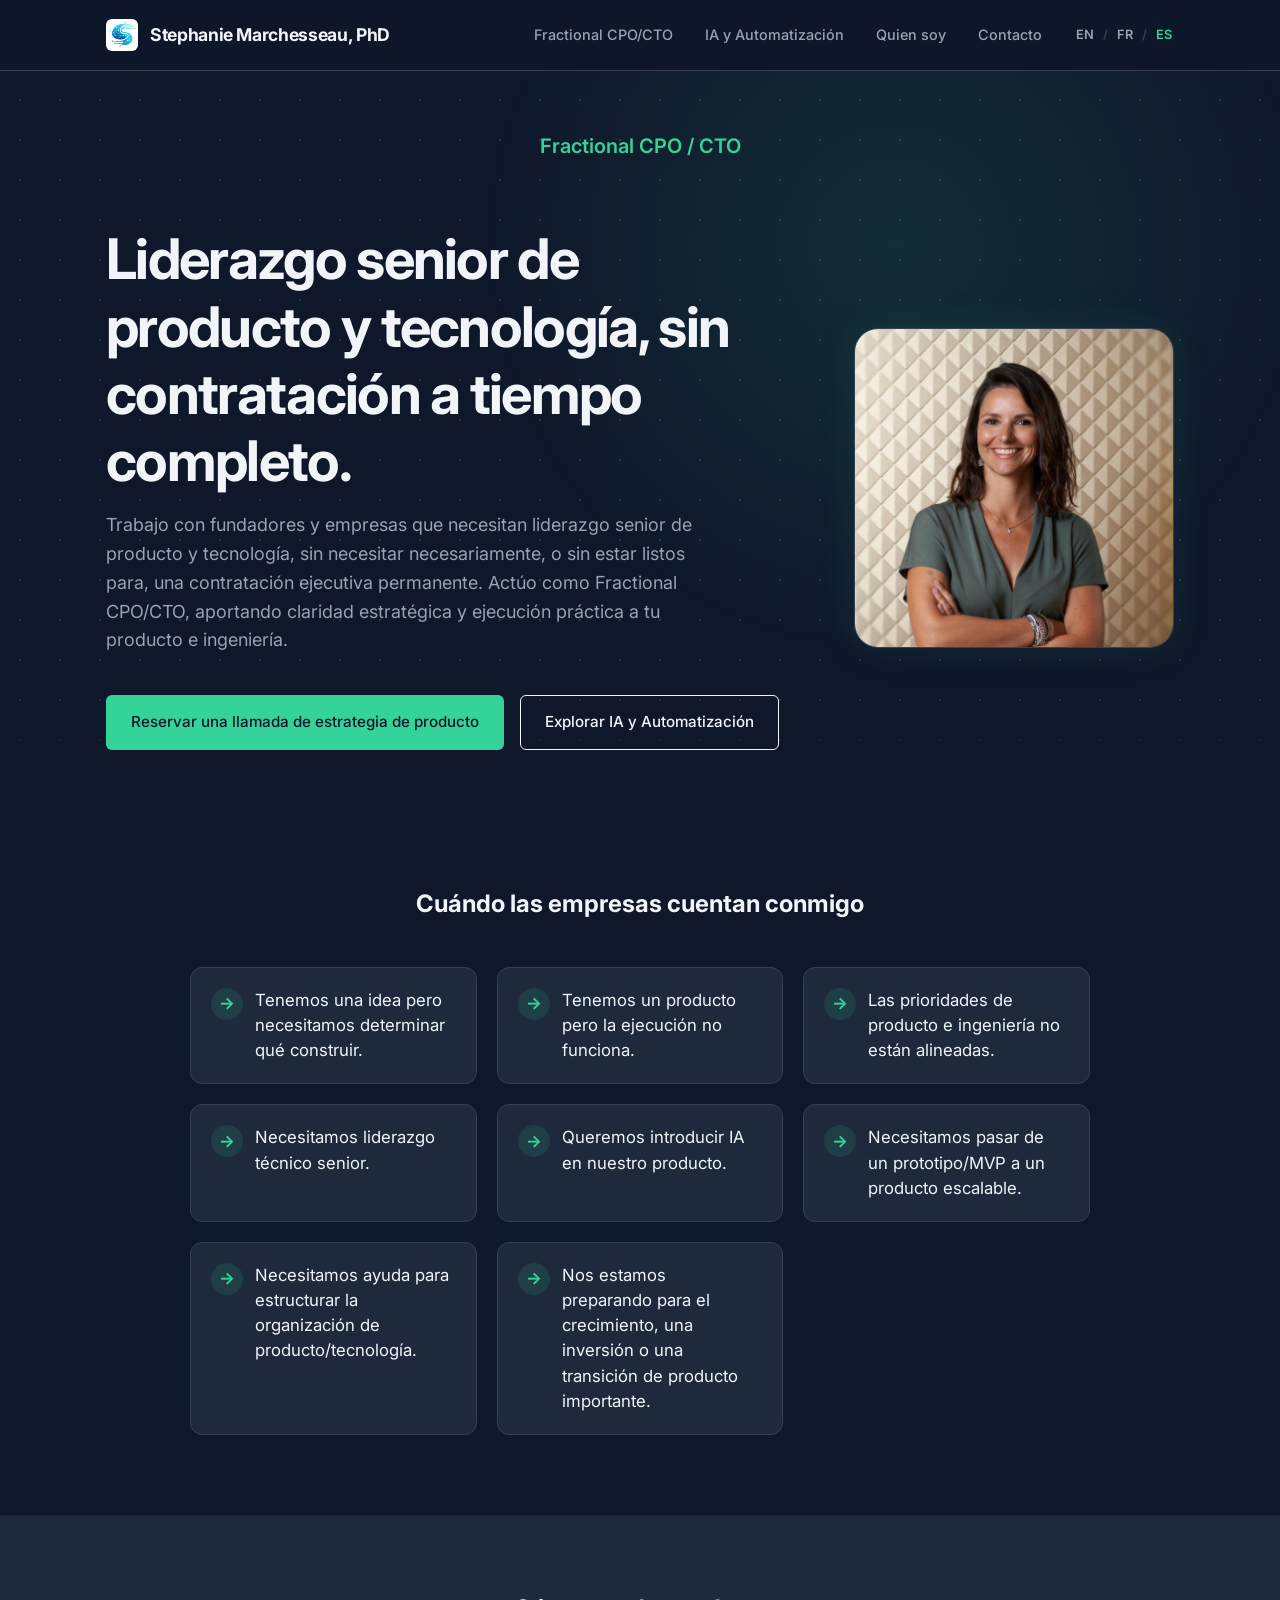
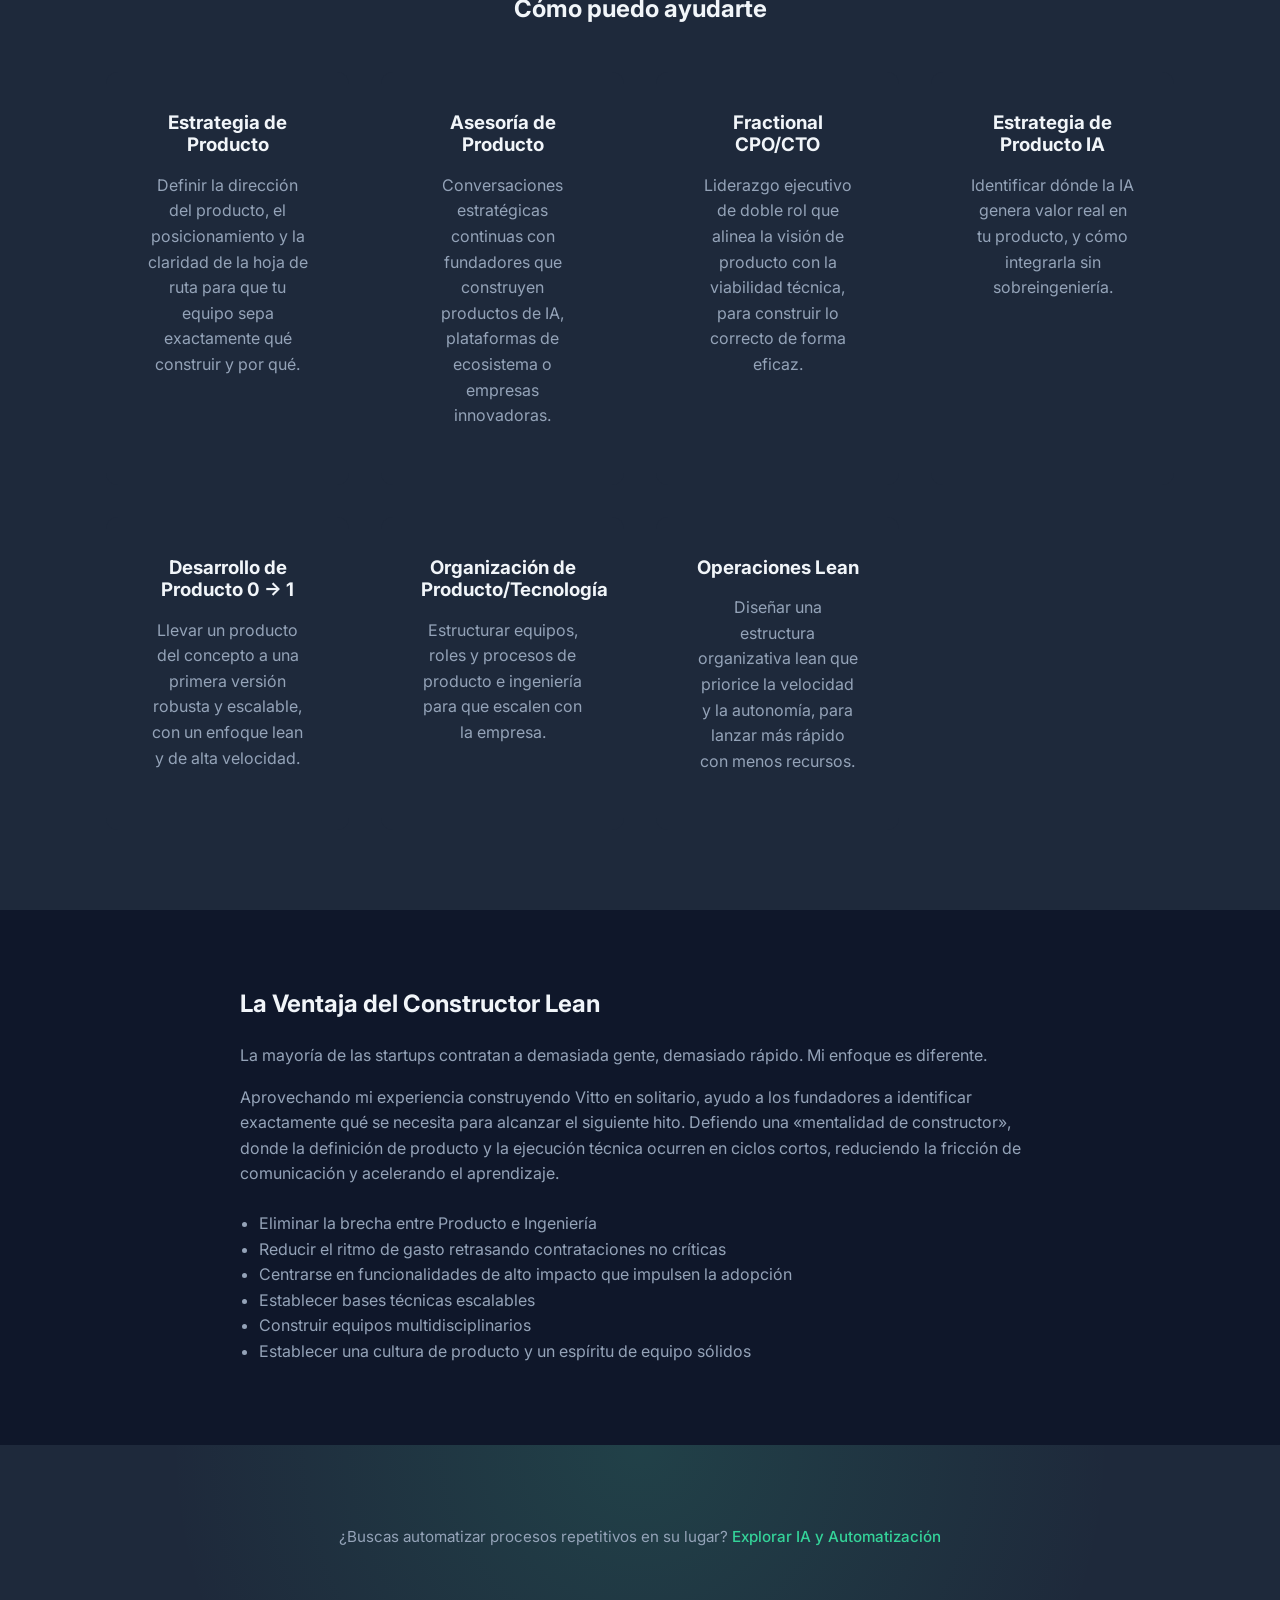
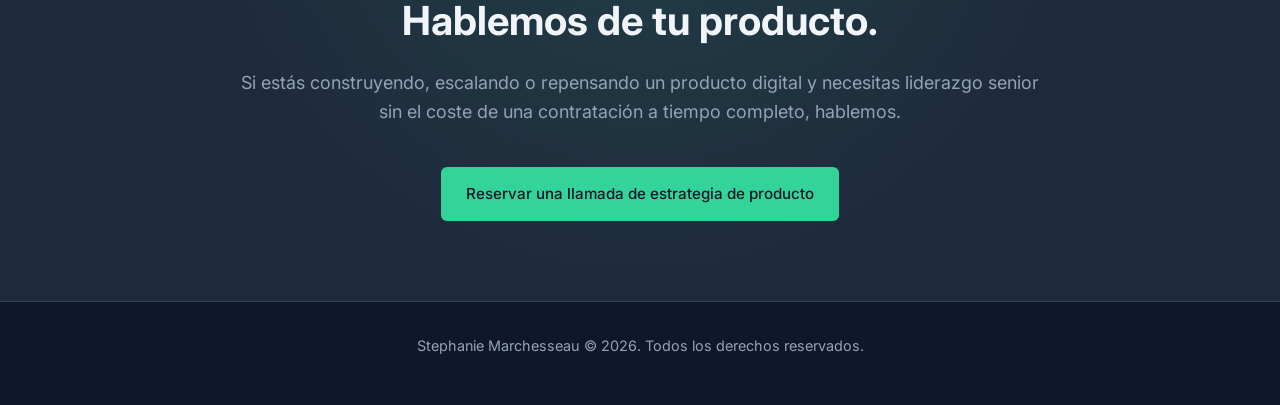
<file: es/fractional-cpo-cto/index.html>
<!DOCTYPE html>
<html lang="es">
<head>
<!-- Google tag (gtag.js) -->
<script async src="https://www.googletagmanager.com/gtag/js?id=G-QK358FMQ6Q"></script>
<script>
  window.dataLayer = window.dataLayer || [];
  function gtag(){dataLayer.push(arguments);}
  gtag('js', new Date());

  gtag('config', 'G-QK358FMQ6Q');
</script>
    <meta charset="UTF-8">
    <meta name="viewport" content="width=device-width, initial-scale=1.0">
    <title>Fractional CPO & CTO | Stephanie Marchesseau</title>
    <meta name="description" content="Liderazgo senior de producto y tecnología para empresas que construyen, mejoran o escalan productos digitales, sin el coste de contratar a un ejecutivo a tiempo completo.">
    <meta name="author" content="Stephanie Marchesseau">
    <meta name="robots" content="index, follow">

    <!-- Open Graph / Facebook -->
    <meta property="og:type" content="website">
    <meta property="og:url" content="https://stephaniemarchesseau.com/es/fractional-cpo-cto/">
    <meta property="og:title" content="Fractional CPO & CTO | Stephanie Marchesseau">
    <meta property="og:description" content="Liderazgo senior de producto y tecnología para empresas que construyen, mejoran o escalan productos digitales, sin el coste de contratar a un ejecutivo a tiempo completo.">
    <meta property="og:image" content="https://stephaniemarchesseau.com/assets/img/image.png">

    <!-- Twitter -->
    <meta property="twitter:card" content="summary_large_image">
    <meta property="twitter:url" content="https://stephaniemarchesseau.com/es/fractional-cpo-cto/">
    <meta property="twitter:title" content="Fractional CPO & CTO | Stephanie Marchesseau">
    <meta property="twitter:description" content="Liderazgo senior de producto y tecnología para empresas que construyen, mejoran o escalan productos digitales, sin el coste de contratar a un ejecutivo a tiempo completo.">
    <meta property="twitter:image" content="https://stephaniemarchesseau.com/assets/img/image.png">

    <!-- Canonical Link -->
    <link rel="canonical" href="https://stephaniemarchesseau.com/es/fractional-cpo-cto/">

    <!-- Language Alternates -->
    <link rel="alternate" hreflang="en" href="https://stephaniemarchesseau.com/fractional-cpo-cto/">
    <link rel="alternate" hreflang="fr" href="https://stephaniemarchesseau.com/fr/fractional-cpo-cto/">
    <link rel="alternate" hreflang="es" href="https://stephaniemarchesseau.com/es/fractional-cpo-cto/">
    <link rel="alternate" hreflang="x-default" href="https://stephaniemarchesseau.com/fractional-cpo-cto/">

    <!-- Favicon -->
    <link rel="icon" type="image/png" href="../../assets/img/favicon.png?v=2">
    <link rel="shortcut icon" href="../../assets/img/favicon.png?v=2">

    <!-- Schema.org Structured Data -->
    <script type="application/ld+json">
    {
      "@context": "https://schema.org",
      "@type": "Person",
      "name": "Stephanie Marchesseau",
      "jobTitle": "Fractional CPO/CTO",
      "url": "https://stephaniemarchesseau.com/",
      "image": "https://stephaniemarchesseau.com/assets/img/image.png",
      "sameAs": [
        "https://www.linkedin.com/in/stephanie-marchesseau-51862752/",
        "https://scholar.google.fr/citations?hl=en&user=n8tePfEAAAAJ"
      ],
      "worksFor": {
        "@type": "Organization",
        "name": "Vitto Agtech"
      }
    }
    </script>

    <!-- Google Fonts: Inter -->
    <link rel="preconnect" href="https://fonts.googleapis.com">
    <link rel="preconnect" href="https://fonts.gstatic.com" crossorigin>
    <link href="https://fonts.googleapis.com/css2?family=Inter:wght@300;400;500;600;700&display=swap" rel="stylesheet">

    <link rel="stylesheet" href="../../style.css">
</head>
<body>
<!-- Google Tag Manager (noscript) -->
<noscript><iframe src="https://www.googletagmanager.com/ns.html?id=GTM-5TTDVG75"
height="0" width="0" style="display:none;visibility:hidden"></iframe></noscript>
<!-- End Google Tag Manager (noscript) -->
    <!-- Navigation -->
    <nav>
        <div class="container nav-container">
            <a href="../" class="logo" style="color: inherit;">
                <img src="../../assets/img/logo.png" alt="Logo">
                Stephanie Marchesseau, PhD
            </a>
            <div class="nav-right">
                <div class="nav-links">
                    <a href="../fractional-cpo-cto/">Fractional CPO/CTO</a>
                    <a href="../ai-automation/">IA y Automatización</a>
                    <a href="../#background">Quien soy</a>
                    <a href="../#contact">Contacto</a>
                </div>
                <div class="lang-switch">
                    <a href="../../fractional-cpo-cto/">EN</a><span>/</span><a href="../../fr/fractional-cpo-cto/">FR</a><span>/</span><a href="./" class="lang-active">ES</a>
                </div>
                <button class="nav-toggle" aria-label="Abrir menú" aria-expanded="false">
                    <span></span><span></span><span></span>
                </button>
            </div>
        </div>
    </nav>

    <!-- Hero Section -->
    <header class="hero" id="hero">
        <div class="hero-bg"></div>
        <div class="container" style="flex-wrap: wrap;">
            <div class="hero-subtitle fade-in-section" style="width: 100%; text-align: center; margin-bottom: 1rem;">Fractional CPO / CTO</div>
            <div class="hero-content fade-in-section">
                <h1>Liderazgo senior de producto y tecnología, sin contratación a tiempo completo.</h1>
                <p class="hero-intro">
                    Trabajo con fundadores y empresas que necesitan liderazgo senior de producto y tecnología, sin necesitar necesariamente, o sin estar listos para, una contratación ejecutiva permanente. Actúo como Fractional CPO/CTO, aportando claridad estratégica y ejecución práctica a tu producto e ingeniería.
                </p>
                <div class="hero-actions">
                    <a href="https://calendly.com/marchesseau-stephanie/audit-intro-meeting" target="_blank" class="btn btn-primary">Reservar una llamada de estrategia de producto</a>
                    <a href="../ai-automation/" class="btn btn-outline">Explorar IA y Automatización</a>
                </div>
            </div>
            <div class="hero-image-wrapper fade-in-section">
                <img src="../../assets/img/image.png" alt="Stephanie Marchesseau" class="profile-img">
            </div>
        </div>
    </header>

    <!-- Situations -->
    <section id="situations" class="section-padding">
        <div class="container">
            <h2 style="text-align: center; margin-bottom: 3rem;">Cuándo las empresas cuentan conmigo</h2>
            <ul class="situations-list fade-in-section">
                <li>Tenemos una idea pero necesitamos determinar qué construir.</li>
                <li>Tenemos un producto pero la ejecución no funciona.</li>
                <li>Las prioridades de producto e ingeniería no están alineadas.</li>
                <li>Necesitamos liderazgo técnico senior.</li>
                <li>Queremos introducir IA en nuestro producto.</li>
                <li>Necesitamos pasar de un prototipo/MVP a un producto escalable.</li>
                <li>Necesitamos ayuda para estructurar la organización de producto/tecnología.</li>
                <li>Nos estamos preparando para el crecimiento, una inversión o una transición de producto importante.</li>
            </ul>
        </div>
    </section>

    <!-- Services -->
    <section id="services" class="section-padding bg-section">
        <div class="container">
            <h2 style="text-align: center; margin-bottom: 3rem;">Cómo puedo ayudarte</h2>
            <div class="grid-4 fade-in-section">
                <div class="service-card">
                    <h3>Estrategia de Producto</h3>
                    <p>Definir la dirección del producto, el posicionamiento y la claridad de la hoja de ruta para que tu equipo sepa exactamente qué construir y por qué.</p>
                </div>
                <div class="service-card">
                    <h3>Asesoría de Producto</h3>
                    <p>Conversaciones estratégicas continuas con fundadores que construyen productos de IA, plataformas de ecosistema o empresas innovadoras.</p>
                </div>
                <div class="service-card">
                    <h3>Fractional CPO/CTO</h3>
                    <p>Liderazgo ejecutivo de doble rol que alinea la visión de producto con la viabilidad técnica, para construir lo correcto de forma eficaz.</p>
                </div>
                <div class="service-card">
                    <h3>Estrategia de Producto IA</h3>
                    <p>Identificar dónde la IA genera valor real en tu producto, y cómo integrarla sin sobreingeniería.</p>
                </div>
                <div class="service-card">
                    <h3>Desarrollo de Producto 0 → 1</h3>
                    <p>Llevar un producto del concepto a una primera versión robusta y escalable, con un enfoque lean y de alta velocidad.</p>
                </div>
                <div class="service-card">
                    <h3>Organización de Producto/Tecnología</h3>
                    <p>Estructurar equipos, roles y procesos de producto e ingeniería para que escalen con la empresa.</p>
                </div>
                <div class="service-card">
                    <h3>Operaciones Lean</h3>
                    <p>Diseñar una estructura organizativa lean que priorice la velocidad y la autonomía, para lanzar más rápido con menos recursos.</p>
                </div>
            </div>
        </div>
    </section>

    <!-- Lean Builder Advantage -->
    <section id="leadership" class="section-padding">
        <div class="container">
            <div class="fade-in-section" style="max-width: 800px; margin: 0 auto;">
                <h2 style="margin-bottom: 1.5rem;">La Ventaja del Constructor Lean</h2>

                <p>La mayoría de las startups contratan a demasiada gente, demasiado rápido. Mi enfoque es diferente.</p>

                <p>Aprovechando mi experiencia construyendo Vitto en solitario, ayudo a los fundadores a identificar exactamente qué se necesita para alcanzar el siguiente hito. Defiendo una «mentalidad de constructor», donde la definición de producto y la ejecución técnica ocurren en ciclos cortos, reduciendo la fricción de comunicación y acelerando el aprendizaje.</p>

                <ul style="padding-left: 1.2rem; margin-top: 1.5rem; color: var(--text-muted);">
                    <li>Eliminar la brecha entre Producto e Ingeniería</li>
                    <li>Reducir el ritmo de gasto retrasando contrataciones no críticas</li>
                    <li>Centrarse en funcionalidades de alto impacto que impulsen la adopción</li>
                    <li>Establecer bases técnicas escalables</li>
                    <li>Construir equipos multidisciplinarios</li>
                    <li>Establecer una cultura de producto y un espíritu de equipo sólidos</li>
                </ul>
            </div>
        </div>
    </section>

    <!-- Final CTA -->
    <section id="contact" class="section-padding cta-section">
        <div class="container">
            <p class="cross-link fade-in-section">¿Buscas automatizar procesos repetitivos en su lugar? <a href="../ai-automation/">Explorar IA y Automatización</a></p>
            <div class="contact-section fade-in-section">
                <h2>Hablemos de tu producto.</h2>
                <p>Si estás construyendo, escalando o repensando un producto digital y necesitas liderazgo senior sin el coste de una contratación a tiempo completo, hablemos.</p>
                <div class="hero-actions" style="justify-content: center;">
                    <a href="https://calendly.com/marchesseau-stephanie/audit-intro-meeting" target="_blank" class="btn btn-primary">Reservar una llamada de estrategia de producto</a>
                </div>
            </div>
        </div>
    </section>

    <!-- Footer -->
    <footer>
        <div class="container">
            <p>Stephanie Marchesseau &copy; <span id="year"></span>. Todos los derechos reservados.</p>
        </div>
    </footer>

    <!-- Scripts -->
    <script src="../../script.js"></script>
</body>
</html>
</file>
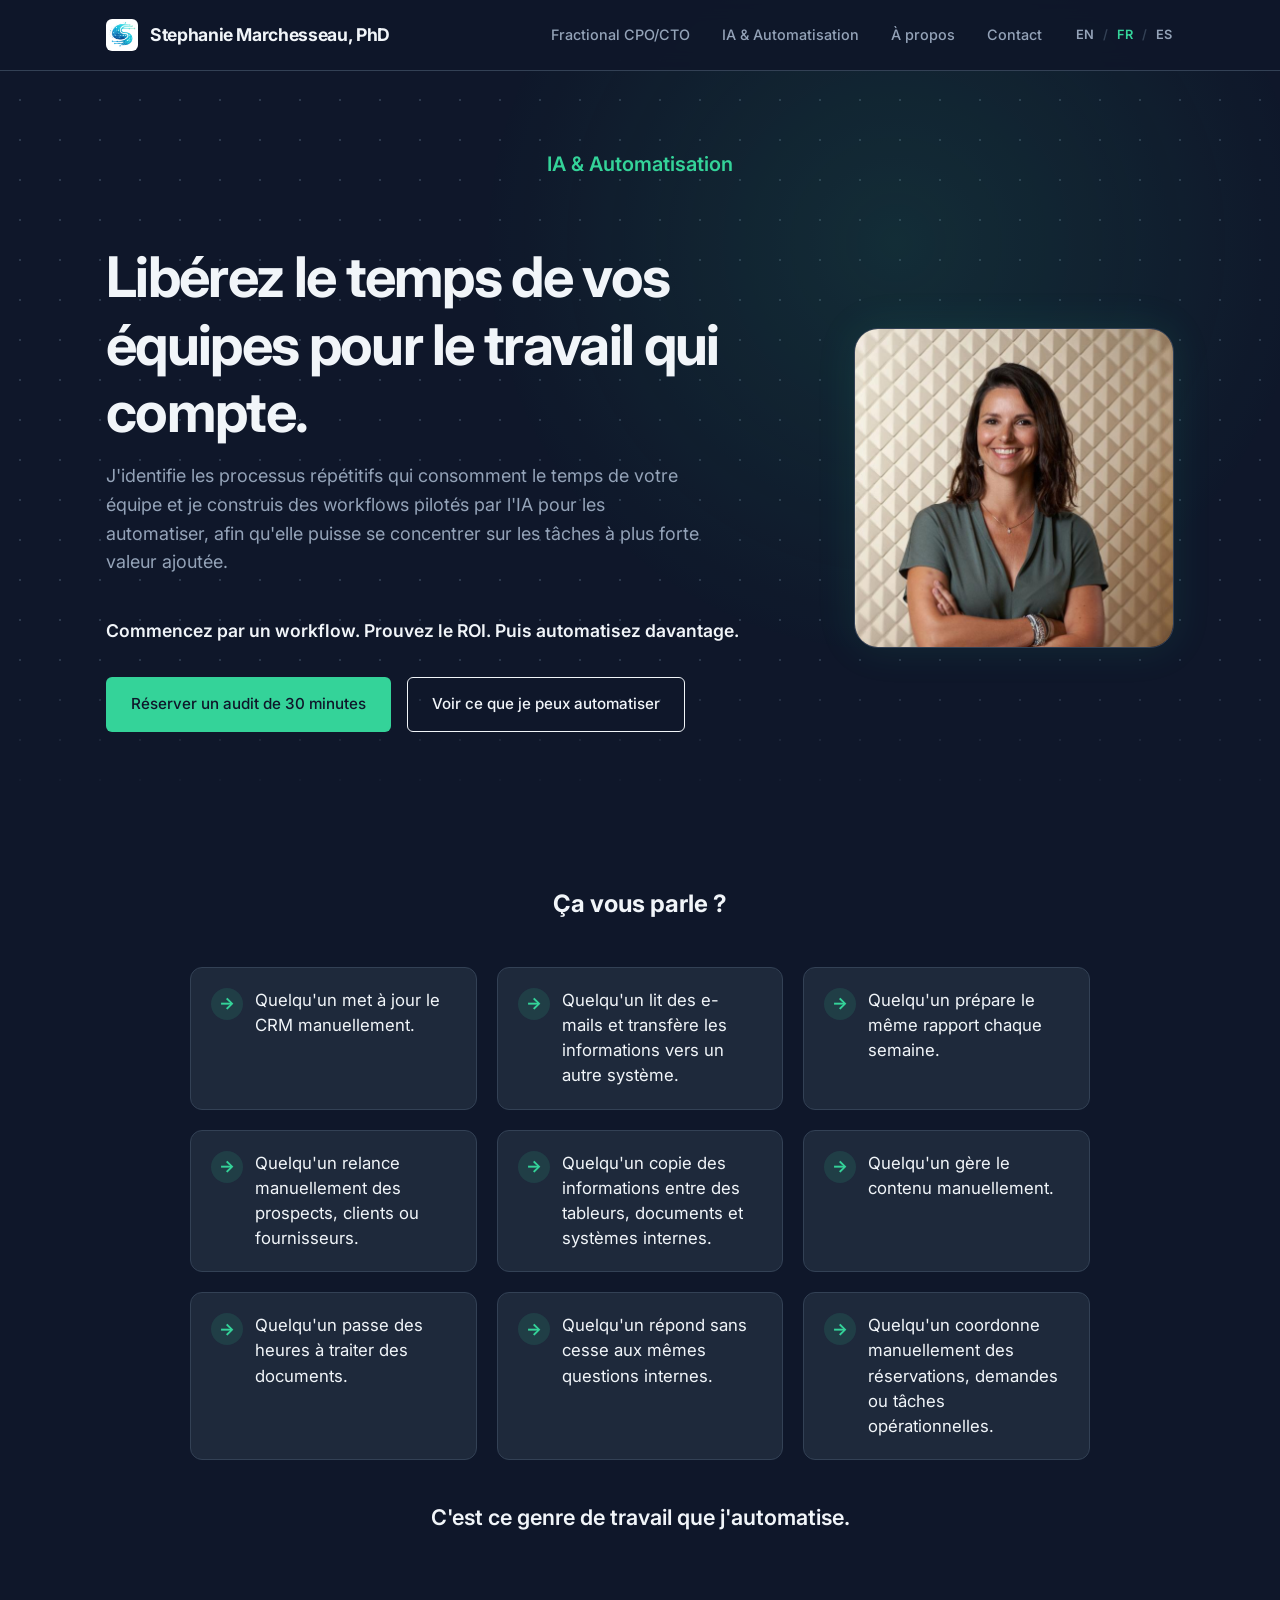
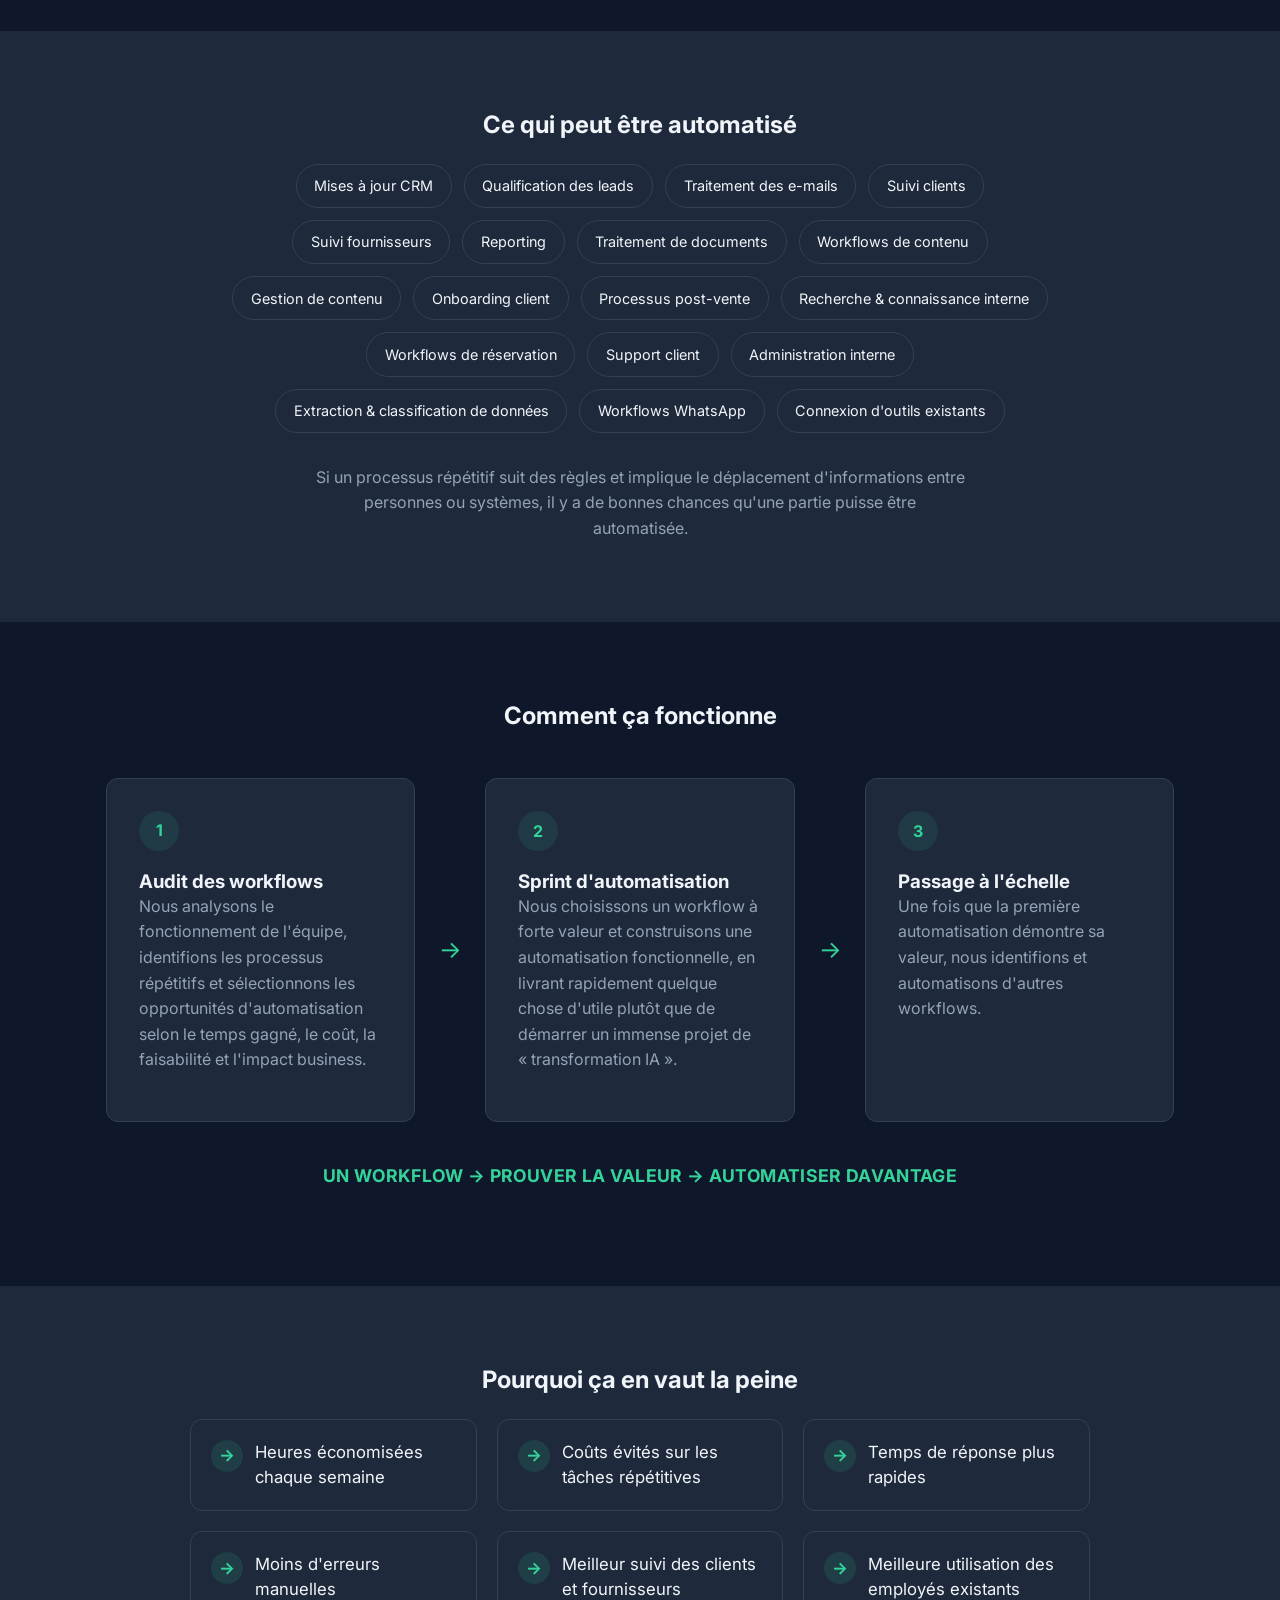
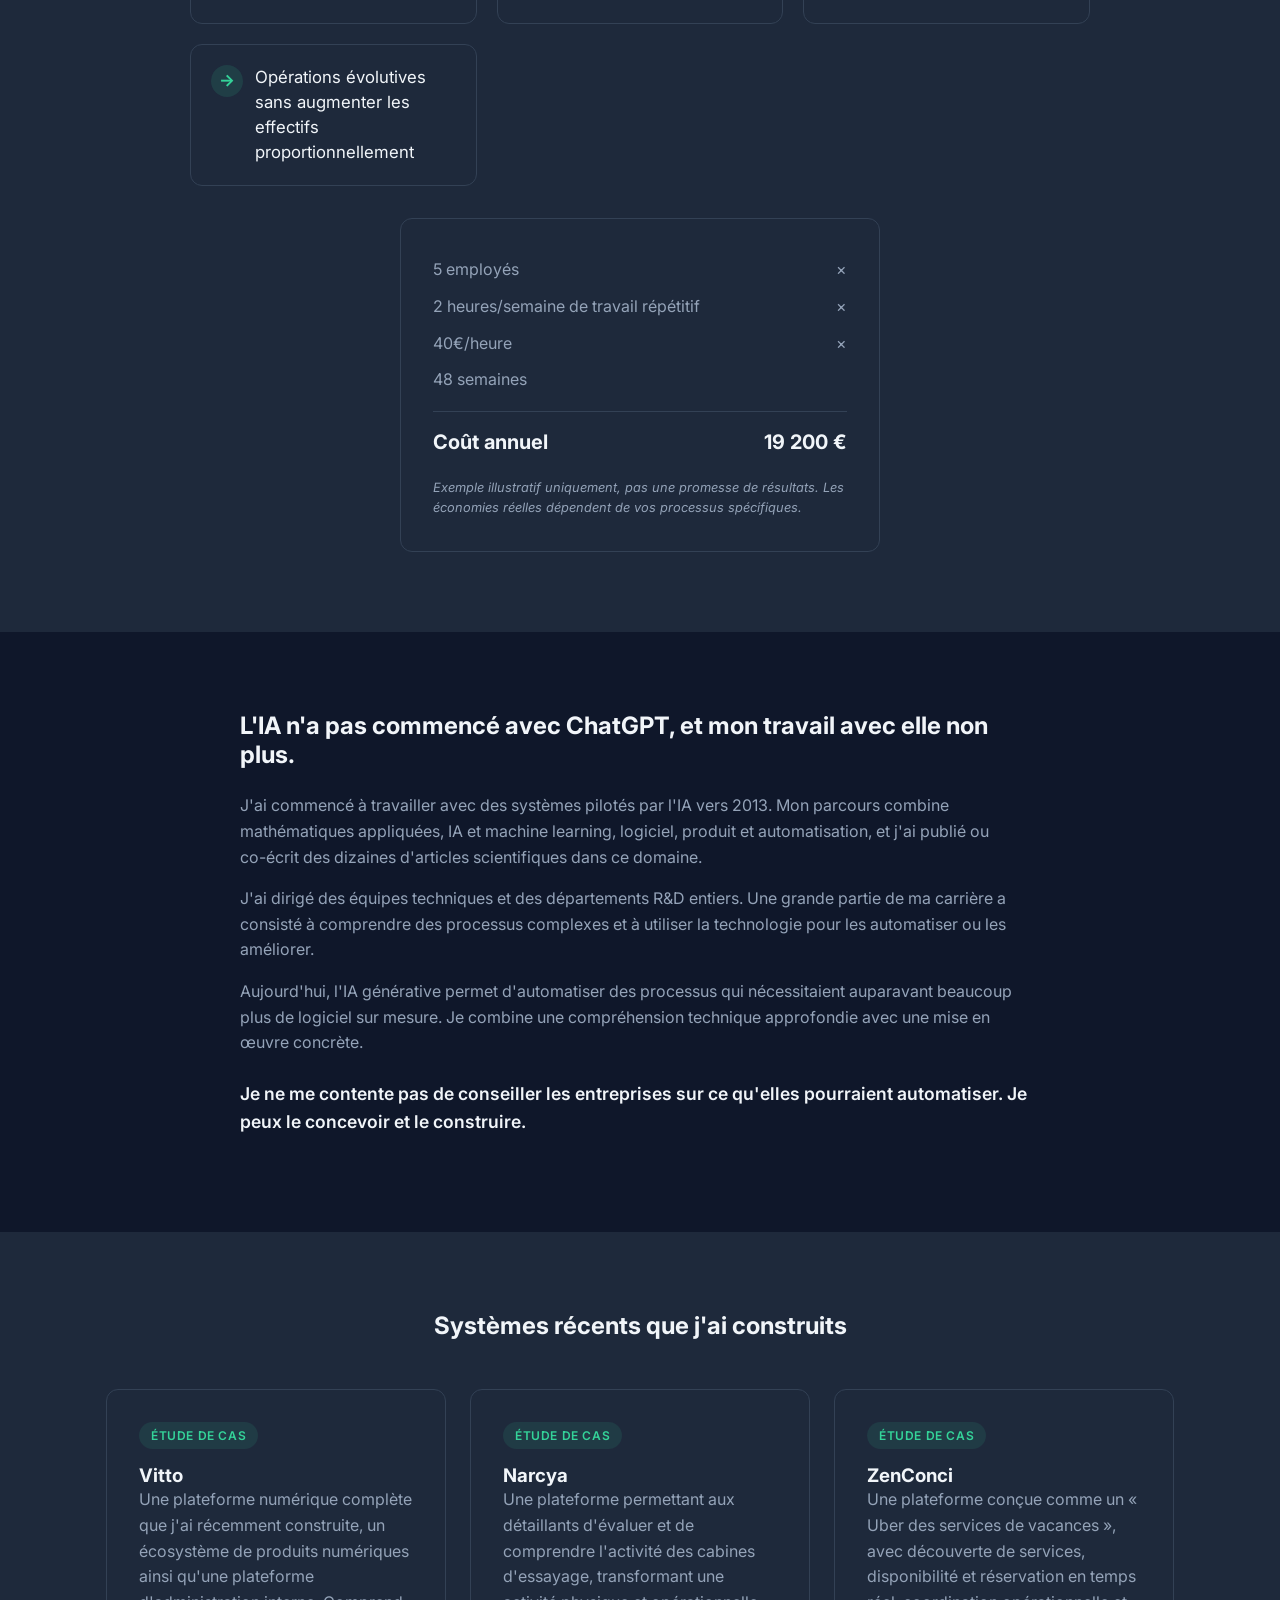
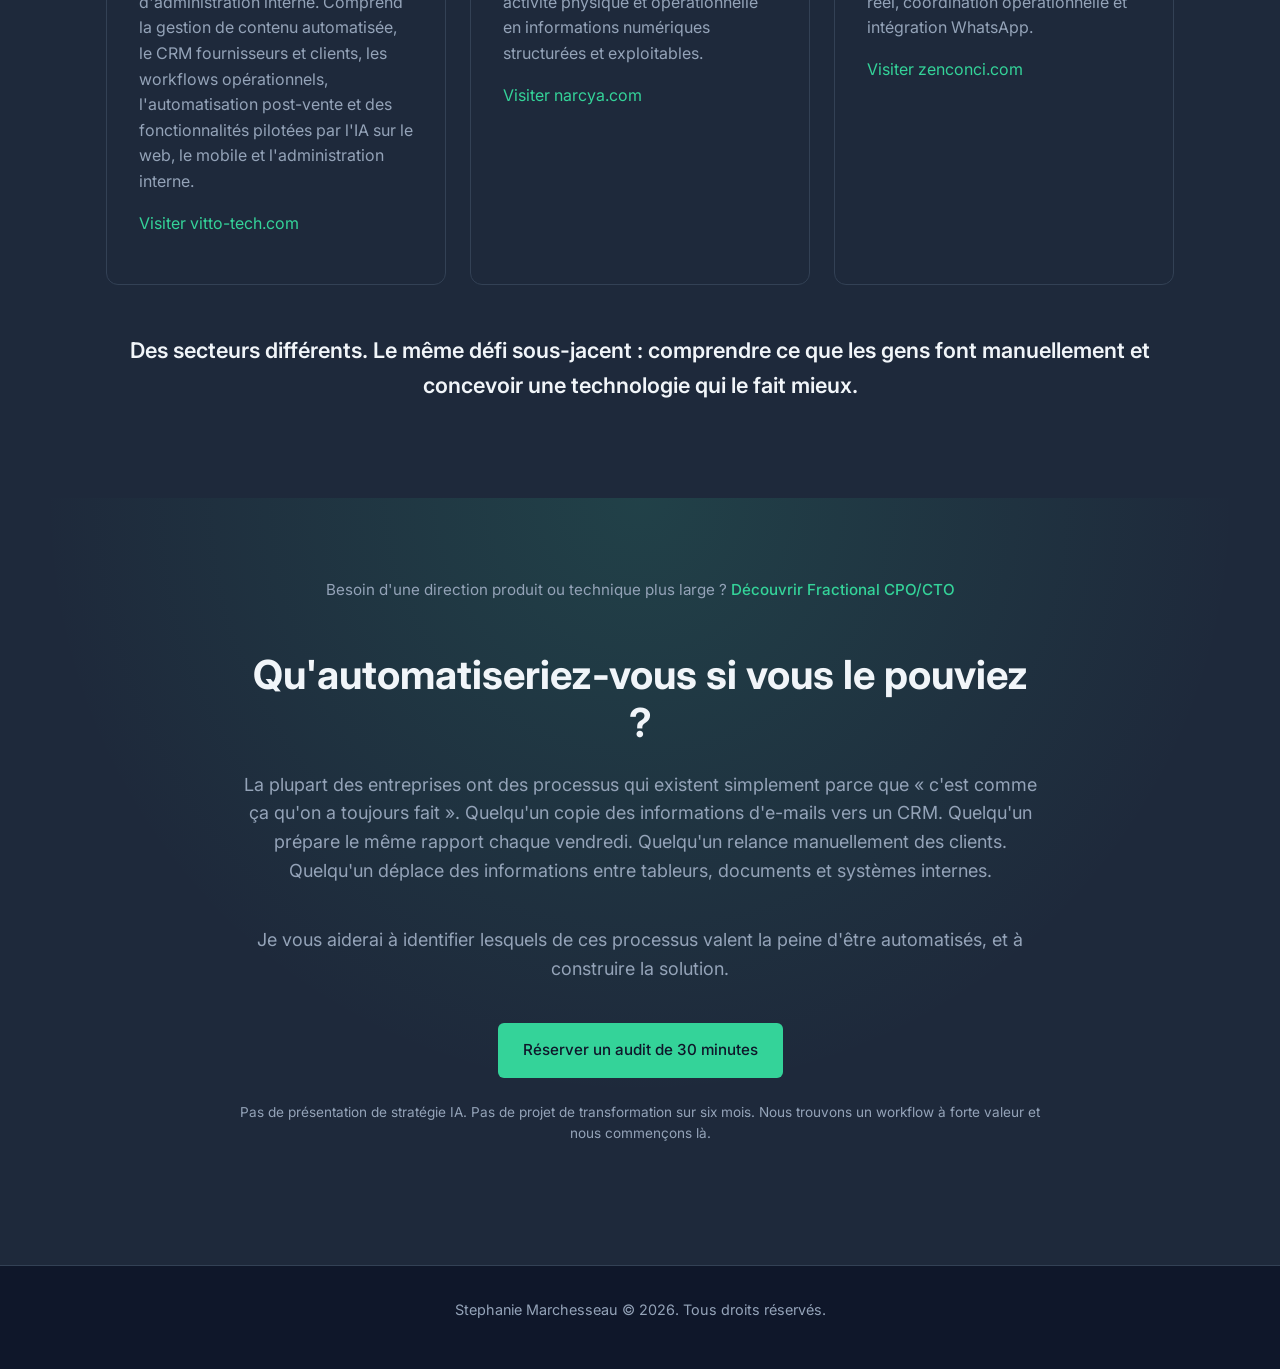
<file: fr/ai-automation/index.html>
<!DOCTYPE html>
<html lang="fr">
<head>
<!-- Google tag (gtag.js) -->
<script async src="https://www.googletagmanager.com/gtag/js?id=G-QK358FMQ6Q"></script>
<script>
  window.dataLayer = window.dataLayer || [];
  function gtag(){dataLayer.push(arguments);}
  gtag('js', new Date());

  gtag('config', 'G-QK358FMQ6Q');
</script>
    <meta charset="UTF-8">
    <meta name="viewport" content="width=device-width, initial-scale=1.0">
    <title>Automatisation IA & Processus Métier | Stephanie Marchesseau</title>
    <meta name="description" content="J'identifie les processus répétitifs qui consomment le temps de votre équipe et je construis des workflows pilotés par l'IA pour les automatiser. Commencez par un workflow, prouvez le ROI, puis automatisez davantage.">
    <meta name="author" content="Stephanie Marchesseau">
    <meta name="robots" content="index, follow">

    <!-- Open Graph / Facebook -->
    <meta property="og:type" content="website">
    <meta property="og:url" content="https://stephaniemarchesseau.com/fr/ai-automation/">
    <meta property="og:title" content="Automatisation IA & Processus Métier | Stephanie Marchesseau">
    <meta property="og:description" content="J'identifie les processus répétitifs qui consomment le temps de votre équipe et je construis des workflows pilotés par l'IA pour les automatiser. Commencez par un workflow, prouvez le ROI, puis automatisez davantage.">
    <meta property="og:image" content="https://stephaniemarchesseau.com/assets/img/image.png">

    <!-- Twitter -->
    <meta property="twitter:card" content="summary_large_image">
    <meta property="twitter:url" content="https://stephaniemarchesseau.com/fr/ai-automation/">
    <meta property="twitter:title" content="Automatisation IA & Processus Métier | Stephanie Marchesseau">
    <meta property="twitter:description" content="J'identifie les processus répétitifs qui consomment le temps de votre équipe et je construis des workflows pilotés par l'IA pour les automatiser. Commencez par un workflow, prouvez le ROI, puis automatisez davantage.">
    <meta property="twitter:image" content="https://stephaniemarchesseau.com/assets/img/image.png">

    <!-- Canonical Link -->
    <link rel="canonical" href="https://stephaniemarchesseau.com/fr/ai-automation/">

    <!-- Language Alternates -->
    <link rel="alternate" hreflang="en" href="https://stephaniemarchesseau.com/ai-automation/">
    <link rel="alternate" hreflang="fr" href="https://stephaniemarchesseau.com/fr/ai-automation/">
    <link rel="alternate" hreflang="es" href="https://stephaniemarchesseau.com/es/ai-automation/">
    <link rel="alternate" hreflang="x-default" href="https://stephaniemarchesseau.com/ai-automation/">

    <!-- Favicon -->
    <link rel="icon" type="image/png" href="../../assets/img/favicon.png?v=2">
    <link rel="shortcut icon" href="../../assets/img/favicon.png?v=2">

    <!-- Schema.org Structured Data -->
    <script type="application/ld+json">
    {
      "@context": "https://schema.org",
      "@type": "Person",
      "name": "Stephanie Marchesseau",
      "jobTitle": "AI & Automation Consultant",
      "url": "https://stephaniemarchesseau.com/",
      "image": "https://stephaniemarchesseau.com/assets/img/image.png",
      "sameAs": [
        "https://www.linkedin.com/in/stephanie-marchesseau-51862752/",
        "https://scholar.google.fr/citations?hl=en&user=n8tePfEAAAAJ"
      ],
      "worksFor": {
        "@type": "Organization",
        "name": "Vitto Agtech"
      }
    }
    </script>

    <!-- Google Fonts: Inter -->
    <link rel="preconnect" href="https://fonts.googleapis.com">
    <link rel="preconnect" href="https://fonts.gstatic.com" crossorigin>
    <link href="https://fonts.googleapis.com/css2?family=Inter:wght@300;400;500;600;700&display=swap" rel="stylesheet">

    <link rel="stylesheet" href="../../style.css">
</head>
<body>
<!-- Google Tag Manager (noscript) -->
<noscript><iframe src="https://www.googletagmanager.com/ns.html?id=GTM-5TTDVG75"
height="0" width="0" style="display:none;visibility:hidden"></iframe></noscript>
<!-- End Google Tag Manager (noscript) -->
    <!-- Navigation -->
    <nav>
        <div class="container nav-container">
            <a href="../" class="logo" style="color: inherit;">
                <img src="../../assets/img/logo.png" alt="Logo">
                Stephanie Marchesseau, PhD
            </a>
            <div class="nav-right">
                <div class="nav-links">
                    <a href="../fractional-cpo-cto/">Fractional CPO/CTO</a>
                    <a href="../ai-automation/">IA &amp; Automatisation</a>
                    <a href="../#background">À propos</a>
                    <a href="../#contact">Contact</a>
                </div>
                <div class="lang-switch">
                    <a href="../../ai-automation/">EN</a><span>/</span><a href="./" class="lang-active">FR</a><span>/</span><a href="../../es/ai-automation/">ES</a>
                </div>
                <button class="nav-toggle" aria-label="Ouvrir le menu" aria-expanded="false">
                    <span></span><span></span><span></span>
                </button>
            </div>
        </div>
    </nav>

    <!-- Hero Section -->
    <header class="hero" id="hero">
        <div class="hero-bg"></div>
        <div class="container" style="flex-wrap: wrap;">
            <div class="hero-subtitle fade-in-section" style="width: 100%; text-align: center; margin-bottom: 1rem;">IA &amp; Automatisation</div>
            <div class="hero-content fade-in-section">
                <h1>Libérez le temps de vos équipes pour le travail qui compte.</h1>
                <p class="hero-intro">
                    J'identifie les processus répétitifs qui consomment le temps de votre équipe et je construis des workflows pilotés par l'IA pour les automatiser, afin qu'elle puisse se concentrer sur les tâches à plus forte valeur ajoutée.
                </p>
                <p class="hero-highlight">Commencez par un workflow. Prouvez le ROI. Puis automatisez davantage.</p>
                <div class="hero-actions">
                    <a href="https://calendly.com/marchesseau-stephanie/audit-intro-meeting" target="_blank" class="btn btn-primary">Réserver un audit de 30 minutes</a>
                    <a href="#automated" class="btn btn-outline">Voir ce que je peux automatiser</a>
                </div>
            </div>
            <div class="hero-image-wrapper fade-in-section">
                <img src="../../assets/img/image.png" alt="Stephanie Marchesseau" class="profile-img">
            </div>
        </div>
    </header>

    <!-- Problem -->
    <section id="problem" class="section-padding">
        <div class="container">
            <h2 style="text-align: center; margin-bottom: 3rem;">Ça vous parle ?</h2>
            <ul class="problem-list fade-in-section">
                <li>Quelqu'un met à jour le CRM manuellement.</li>
                <li>Quelqu'un lit des e-mails et transfère les informations vers un autre système.</li>
                <li>Quelqu'un prépare le même rapport chaque semaine.</li>
                <li>Quelqu'un relance manuellement des prospects, clients ou fournisseurs.</li>
                <li>Quelqu'un copie des informations entre des tableurs, documents et systèmes internes.</li>
                <li>Quelqu'un gère le contenu manuellement.</li>
                <li>Quelqu'un passe des heures à traiter des documents.</li>
                <li>Quelqu'un répond sans cesse aux mêmes questions internes.</li>
                <li>Quelqu'un coordonne manuellement des réservations, demandes ou tâches opérationnelles.</li>
            </ul>
            <p class="section-statement fade-in-section">C'est ce genre de travail que j'automatise.</p>
        </div>
    </section>

    <!-- What Can Be Automated -->
    <section id="automated" class="section-padding bg-section">
        <div class="container">
            <h2 style="text-align: center; margin-bottom: 1.5rem;">Ce qui peut être automatisé</h2>
            <div class="tag-cloud fade-in-section">
                <span class="tag-pill">Mises à jour CRM</span>
                <span class="tag-pill">Qualification des leads</span>
                <span class="tag-pill">Traitement des e-mails</span>
                <span class="tag-pill">Suivi clients</span>
                <span class="tag-pill">Suivi fournisseurs</span>
                <span class="tag-pill">Reporting</span>
                <span class="tag-pill">Traitement de documents</span>
                <span class="tag-pill">Workflows de contenu</span>
                <span class="tag-pill">Gestion de contenu</span>
                <span class="tag-pill">Onboarding client</span>
                <span class="tag-pill">Processus post-vente</span>
                <span class="tag-pill">Recherche &amp; connaissance interne</span>
                <span class="tag-pill">Workflows de réservation</span>
                <span class="tag-pill">Support client</span>
                <span class="tag-pill">Administration interne</span>
                <span class="tag-pill">Extraction &amp; classification de données</span>
                <span class="tag-pill">Workflows WhatsApp</span>
                <span class="tag-pill">Connexion d'outils existants</span>
            </div>
            <p style="text-align: center; max-width: 650px; margin: 0 auto;">Si un processus répétitif suit des règles et implique le déplacement d'informations entre personnes ou systèmes, il y a de bonnes chances qu'une partie puisse être automatisée.</p>
        </div>
    </section>

    <!-- How It Works -->
    <section id="how-it-works" class="section-padding">
        <div class="container">
            <h2 style="text-align: center; margin-bottom: 3rem;">Comment ça fonctionne</h2>
            <div class="process-flow fade-in-section">
                <div class="process-step">
                    <div class="step-number">1</div>
                    <h3>Audit des workflows</h3>
                    <p>Nous analysons le fonctionnement de l'équipe, identifions les processus répétitifs et sélectionnons les opportunités d'automatisation selon le temps gagné, le coût, la faisabilité et l'impact business.</p>
                </div>
                <div class="process-arrow">→</div>
                <div class="process-step">
                    <div class="step-number">2</div>
                    <h3>Sprint d'automatisation</h3>
                    <p>Nous choisissons un workflow à forte valeur et construisons une automatisation fonctionnelle, en livrant rapidement quelque chose d'utile plutôt que de démarrer un immense projet de « transformation IA ».</p>
                </div>
                <div class="process-arrow">→</div>
                <div class="process-step">
                    <div class="step-number">3</div>
                    <h3>Passage à l'échelle</h3>
                    <p>Une fois que la première automatisation démontre sa valeur, nous identifions et automatisons d'autres workflows.</p>
                </div>
            </div>
            <p class="process-tagline">UN WORKFLOW → PROUVER LA VALEUR → AUTOMATISER DAVANTAGE</p>
        </div>
    </section>

    <!-- ROI -->
    <section id="roi" class="section-padding bg-section">
        <div class="container">
            <h2 style="text-align: center; margin-bottom: 1.5rem;">Pourquoi ça en vaut la peine</h2>
            <ul class="situations-list fade-in-section" style="margin-bottom: 1rem;">
                <li>Heures économisées chaque semaine</li>
                <li>Coûts évités sur les tâches répétitives</li>
                <li>Temps de réponse plus rapides</li>
                <li>Moins d'erreurs manuelles</li>
                <li>Meilleur suivi des clients et fournisseurs</li>
                <li>Meilleure utilisation des employés existants</li>
                <li>Opérations évolutives sans augmenter les effectifs proportionnellement</li>
            </ul>
            <div class="roi-card fade-in-section">
                <div class="roi-line"><span>5 employés</span><span>×</span></div>
                <div class="roi-line"><span>2 heures/semaine de travail répétitif</span><span>×</span></div>
                <div class="roi-line"><span>40€/heure</span><span>×</span></div>
                <div class="roi-line"><span>48 semaines</span><span></span></div>
                <div class="roi-total"><span>Coût annuel</span><span>19 200 €</span></div>
                <p class="roi-disclaimer">Exemple illustratif uniquement, pas une promesse de résultats. Les économies réelles dépendent de vos processus spécifiques.</p>
            </div>
        </div>
    </section>

    <!-- Why Me -->
    <section id="why-me" class="section-padding">
        <div class="container">
            <div class="fade-in-section" style="max-width: 800px; margin: 0 auto;">
                <h2 style="margin-bottom: 1.5rem;">L'IA n'a pas commencé avec ChatGPT, et mon travail avec elle non plus.</h2>

                <p>J'ai commencé à travailler avec des systèmes pilotés par l'IA vers 2013. Mon parcours combine mathématiques appliquées, IA et machine learning, logiciel, produit et automatisation, et j'ai publié ou co-écrit des dizaines d'articles scientifiques dans ce domaine.</p>

                <p>J'ai dirigé des équipes techniques et des départements R&D entiers. Une grande partie de ma carrière a consisté à comprendre des processus complexes et à utiliser la technologie pour les automatiser ou les améliorer.</p>

                <p>Aujourd'hui, l'IA générative permet d'automatiser des processus qui nécessitaient auparavant beaucoup plus de logiciel sur mesure. Je combine une compréhension technique approfondie avec une mise en œuvre concrète.</p>

                <p style="color: var(--text-main); font-weight: 600; font-size: 1.1rem; margin-top: 1.5rem;">Je ne me contente pas de conseiller les entreprises sur ce qu'elles pourraient automatiser. Je peux le concevoir et le construire.</p>
            </div>
        </div>
    </section>

    <!-- Recent Systems -->
    <section id="portfolio" class="section-padding bg-section">
        <div class="container">
            <h2 style="text-align: center; margin-bottom: 3rem;">Systèmes récents que j'ai construits</h2>
            <div class="recognition-grid fade-in-section">
                <a href="https://vitto-tech.com/" target="_blank" class="recognition-card">
                    <div class="recognition-header">
                        <span class="recognition-type">Étude de cas</span>
                    </div>
                    <h3>Vitto</h3>
                    <p>Une plateforme numérique complète que j'ai récemment construite, un écosystème de produits numériques ainsi qu'une plateforme d'administration interne. Comprend la gestion de contenu automatisée, le CRM fournisseurs et clients, les workflows opérationnels, l'automatisation post-vente et des fonctionnalités pilotées par l'IA sur le web, le mobile et l'administration interne.</p>
                    <p style="color: var(--accent-color);">Visiter vitto-tech.com</p>
                </a>
                <a href="https://narcya.com/" target="_blank" class="recognition-card">
                    <div class="recognition-header">
                        <span class="recognition-type">Étude de cas</span>
                    </div>
                    <h3>Narcya</h3>
                    <p>Une plateforme permettant aux détaillants d'évaluer et de comprendre l'activité des cabines d'essayage, transformant une activité physique et opérationnelle en informations numériques structurées et exploitables.</p>
                    <p style="color: var(--accent-color);">Visiter narcya.com</p>
                </a>
                <a href="https://zenconci.com/" target="_blank" class="recognition-card">
                    <div class="recognition-header">
                        <span class="recognition-type">Étude de cas</span>
                    </div>
                    <h3>ZenConci</h3>
                    <p>Une plateforme conçue comme un « Uber des services de vacances », avec découverte de services, disponibilité et réservation en temps réel, coordination opérationnelle et intégration WhatsApp.</p>
                    <p style="color: var(--accent-color);">Visiter zenconci.com</p>
                </a>
            </div>
            <p class="section-statement fade-in-section" style="margin-top: 3rem;">Des secteurs différents. Le même défi sous-jacent : comprendre ce que les gens font manuellement et concevoir une technologie qui le fait mieux.</p>
        </div>
    </section>

    <!-- Final CTA -->
    <section id="contact" class="section-padding cta-section">
        <div class="container">
            <p class="cross-link fade-in-section">Besoin d'une direction produit ou technique plus large ? <a href="../fractional-cpo-cto/">Découvrir Fractional CPO/CTO</a></p>
            <div class="contact-section fade-in-section">
                <h2>Qu'automatiseriez-vous si vous le pouviez ?</h2>
                <p>La plupart des entreprises ont des processus qui existent simplement parce que « c'est comme ça qu'on a toujours fait ». Quelqu'un copie des informations d'e-mails vers un CRM. Quelqu'un prépare le même rapport chaque vendredi. Quelqu'un relance manuellement des clients. Quelqu'un déplace des informations entre tableurs, documents et systèmes internes.</p>
                <p>Je vous aiderai à identifier lesquels de ces processus valent la peine d'être automatisés, et à construire la solution.</p>
                <div class="hero-actions" style="justify-content: center;">
                    <a href="https://calendly.com/marchesseau-stephanie/audit-intro-meeting" target="_blank" class="btn btn-primary">Réserver un audit de 30 minutes</a>
                </div>
                <p style="font-size: 0.85rem; margin-top: 1.5rem;">Pas de présentation de stratégie IA. Pas de projet de transformation sur six mois. Nous trouvons un workflow à forte valeur et nous commençons là.</p>
            </div>
        </div>
    </section>

    <!-- Footer -->
    <footer>
        <div class="container">
            <p>Stephanie Marchesseau &copy; <span id="year"></span>. Tous droits réservés.</p>
        </div>
    </footer>

    <!-- Scripts -->
    <script src="../../script.js"></script>
</body>
</html>
</file>
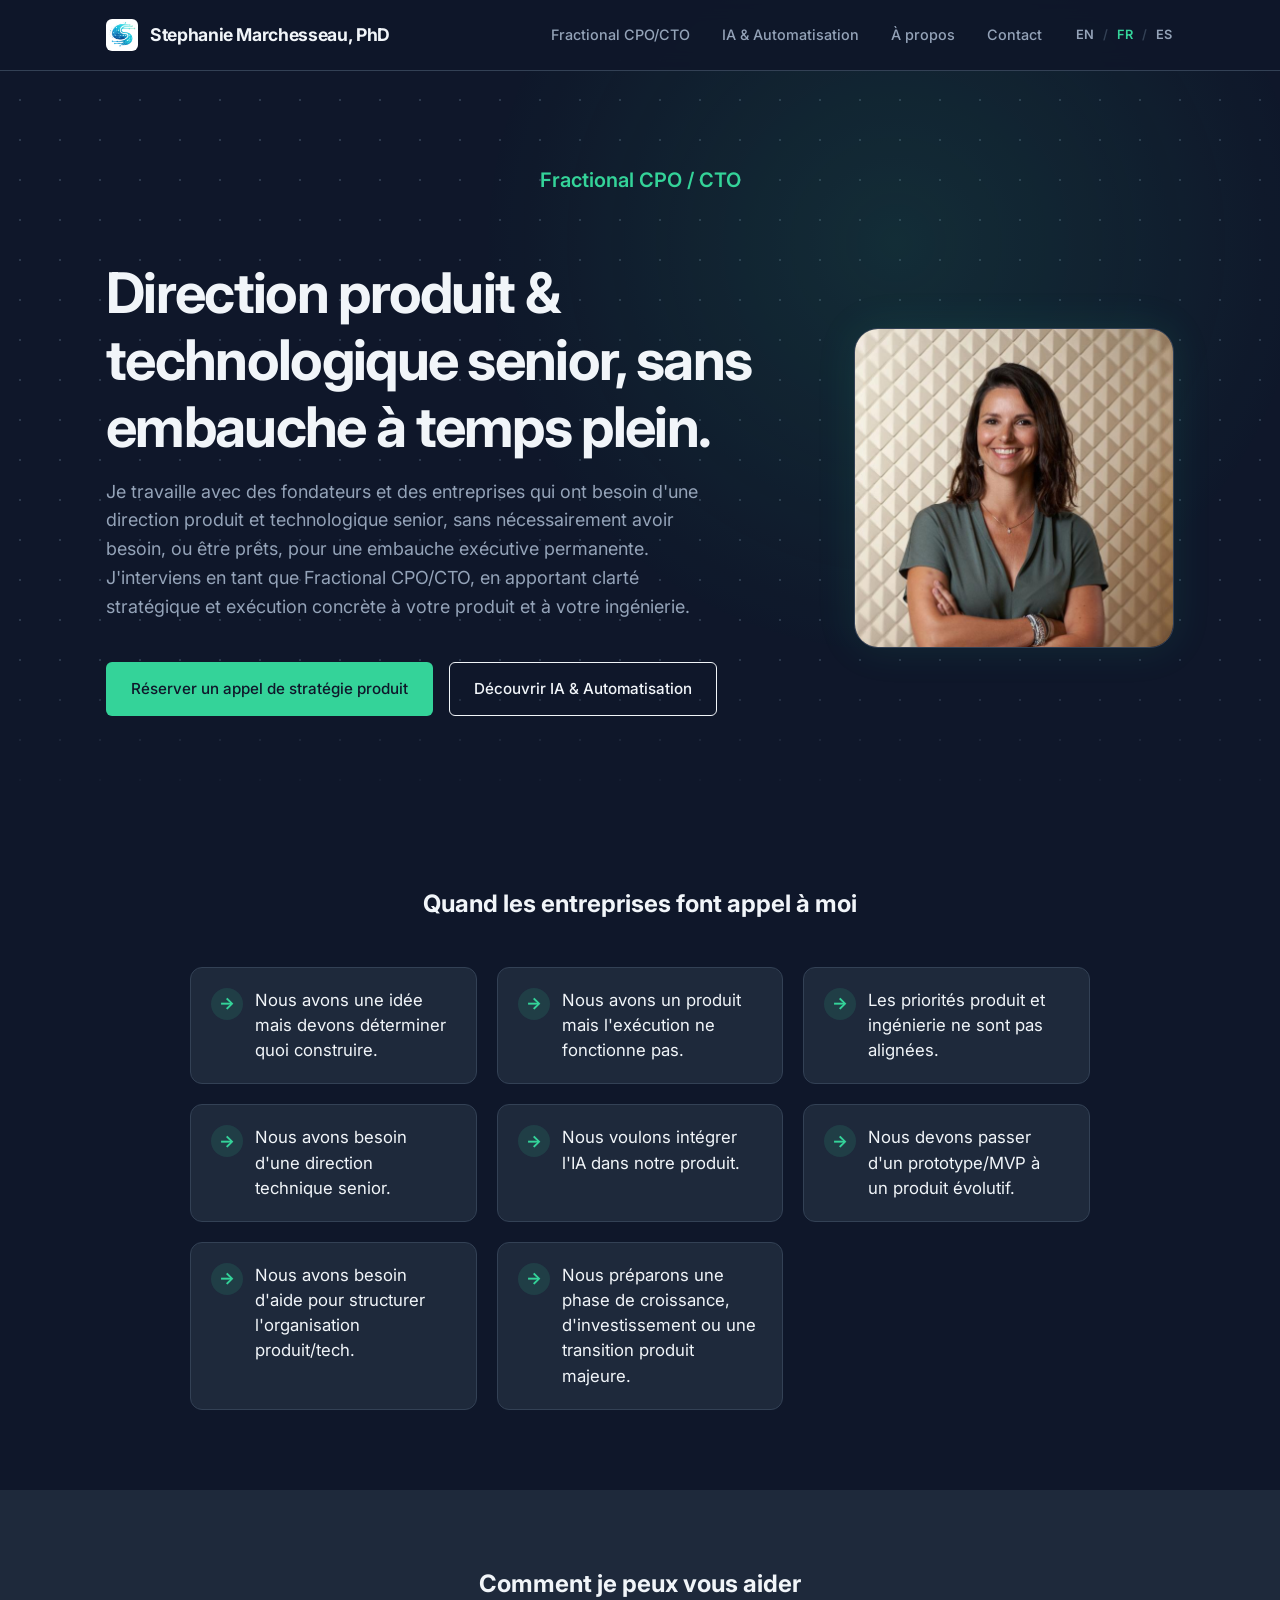
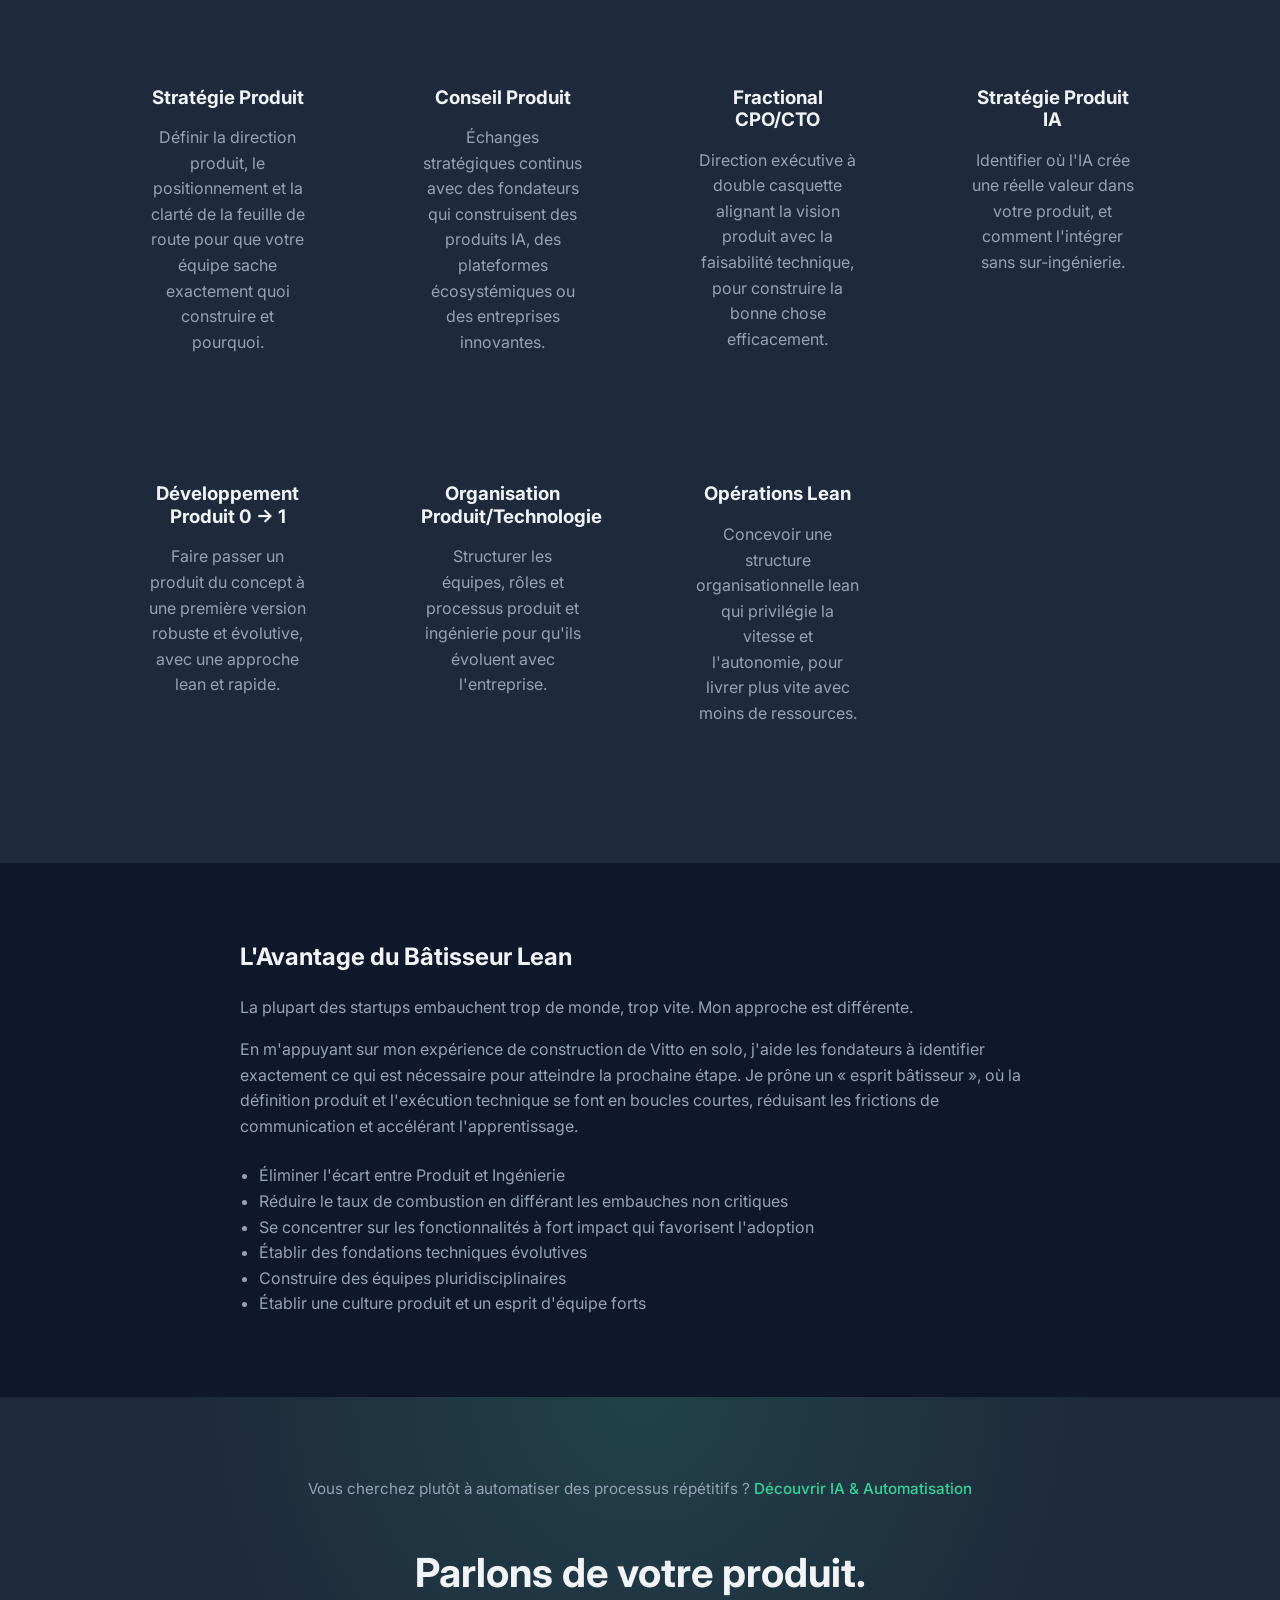
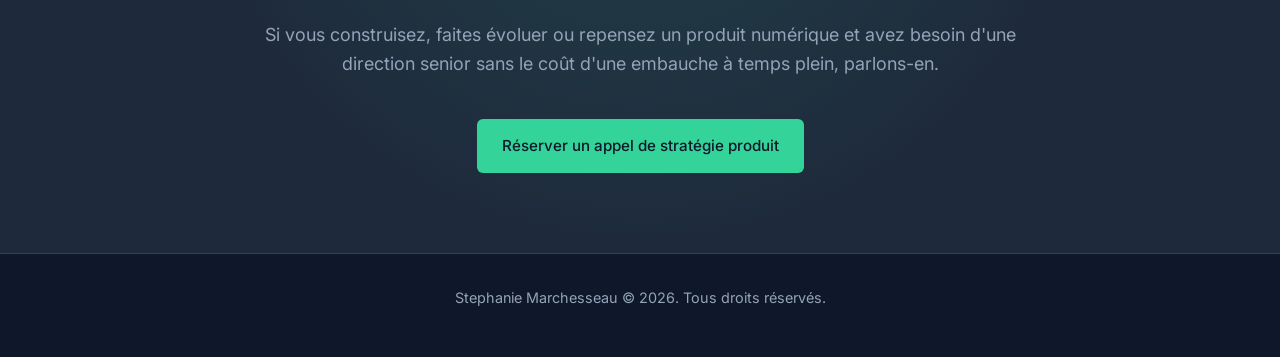
<file: fr/fractional-cpo-cto/index.html>
<!DOCTYPE html>
<html lang="fr">
<head>
<!-- Google tag (gtag.js) -->
<script async src="https://www.googletagmanager.com/gtag/js?id=G-QK358FMQ6Q"></script>
<script>
  window.dataLayer = window.dataLayer || [];
  function gtag(){dataLayer.push(arguments);}
  gtag('js', new Date());

  gtag('config', 'G-QK358FMQ6Q');
</script>
    <meta charset="UTF-8">
    <meta name="viewport" content="width=device-width, initial-scale=1.0">
    <title>Fractional CPO & CTO | Stephanie Marchesseau</title>
    <meta name="description" content="Direction produit et technologique senior pour les entreprises qui construisent, améliorent ou font évoluer leurs produits numériques, sans le coût d'un poste de direction à temps plein.">
    <meta name="author" content="Stephanie Marchesseau">
    <meta name="robots" content="index, follow">

    <!-- Open Graph / Facebook -->
    <meta property="og:type" content="website">
    <meta property="og:url" content="https://stephaniemarchesseau.com/fr/fractional-cpo-cto/">
    <meta property="og:title" content="Fractional CPO & CTO | Stephanie Marchesseau">
    <meta property="og:description" content="Direction produit et technologique senior pour les entreprises qui construisent, améliorent ou font évoluer leurs produits numériques, sans le coût d'un poste de direction à temps plein.">
    <meta property="og:image" content="https://stephaniemarchesseau.com/assets/img/image.png">

    <!-- Twitter -->
    <meta property="twitter:card" content="summary_large_image">
    <meta property="twitter:url" content="https://stephaniemarchesseau.com/fr/fractional-cpo-cto/">
    <meta property="twitter:title" content="Fractional CPO & CTO | Stephanie Marchesseau">
    <meta property="twitter:description" content="Direction produit et technologique senior pour les entreprises qui construisent, améliorent ou font évoluer leurs produits numériques, sans le coût d'un poste de direction à temps plein.">
    <meta property="twitter:image" content="https://stephaniemarchesseau.com/assets/img/image.png">

    <!-- Canonical Link -->
    <link rel="canonical" href="https://stephaniemarchesseau.com/fr/fractional-cpo-cto/">

    <!-- Language Alternates -->
    <link rel="alternate" hreflang="en" href="https://stephaniemarchesseau.com/fractional-cpo-cto/">
    <link rel="alternate" hreflang="fr" href="https://stephaniemarchesseau.com/fr/fractional-cpo-cto/">
    <link rel="alternate" hreflang="es" href="https://stephaniemarchesseau.com/es/fractional-cpo-cto/">
    <link rel="alternate" hreflang="x-default" href="https://stephaniemarchesseau.com/fractional-cpo-cto/">

    <!-- Favicon -->
    <link rel="icon" type="image/png" href="../../assets/img/favicon.png?v=2">
    <link rel="shortcut icon" href="../../assets/img/favicon.png?v=2">

    <!-- Schema.org Structured Data -->
    <script type="application/ld+json">
    {
      "@context": "https://schema.org",
      "@type": "Person",
      "name": "Stephanie Marchesseau",
      "jobTitle": "Fractional CPO/CTO",
      "url": "https://stephaniemarchesseau.com/",
      "image": "https://stephaniemarchesseau.com/assets/img/image.png",
      "sameAs": [
        "https://www.linkedin.com/in/stephanie-marchesseau-51862752/",
        "https://scholar.google.fr/citations?hl=en&user=n8tePfEAAAAJ"
      ],
      "worksFor": {
        "@type": "Organization",
        "name": "Vitto Agtech"
      }
    }
    </script>

    <!-- Google Fonts: Inter -->
    <link rel="preconnect" href="https://fonts.googleapis.com">
    <link rel="preconnect" href="https://fonts.gstatic.com" crossorigin>
    <link href="https://fonts.googleapis.com/css2?family=Inter:wght@300;400;500;600;700&display=swap" rel="stylesheet">

    <link rel="stylesheet" href="../../style.css">
</head>
<body>
<!-- Google Tag Manager (noscript) -->
<noscript><iframe src="https://www.googletagmanager.com/ns.html?id=GTM-5TTDVG75"
height="0" width="0" style="display:none;visibility:hidden"></iframe></noscript>
<!-- End Google Tag Manager (noscript) -->
    <!-- Navigation -->
    <nav>
        <div class="container nav-container">
            <a href="../" class="logo" style="color: inherit;">
                <img src="../../assets/img/logo.png" alt="Logo">
                Stephanie Marchesseau, PhD
            </a>
            <div class="nav-right">
                <div class="nav-links">
                    <a href="../fractional-cpo-cto/">Fractional CPO/CTO</a>
                    <a href="../ai-automation/">IA &amp; Automatisation</a>
                    <a href="../#background">À propos</a>
                    <a href="../#contact">Contact</a>
                </div>
                <div class="lang-switch">
                    <a href="../../fractional-cpo-cto/">EN</a><span>/</span><a href="./" class="lang-active">FR</a><span>/</span><a href="../../es/fractional-cpo-cto/">ES</a>
                </div>
                <button class="nav-toggle" aria-label="Ouvrir le menu" aria-expanded="false">
                    <span></span><span></span><span></span>
                </button>
            </div>
        </div>
    </nav>

    <!-- Hero Section -->
    <header class="hero" id="hero">
        <div class="hero-bg"></div>
        <div class="container" style="flex-wrap: wrap;">
            <div class="hero-subtitle fade-in-section" style="width: 100%; text-align: center; margin-bottom: 1rem;">Fractional CPO / CTO</div>
            <div class="hero-content fade-in-section">
                <h1>Direction produit &amp; technologique senior, sans embauche à temps plein.</h1>
                <p class="hero-intro">
                    Je travaille avec des fondateurs et des entreprises qui ont besoin d'une direction produit et technologique senior, sans nécessairement avoir besoin, ou être prêts, pour une embauche exécutive permanente. J'interviens en tant que Fractional CPO/CTO, en apportant clarté stratégique et exécution concrète à votre produit et à votre ingénierie.
                </p>
                <div class="hero-actions">
                    <a href="https://calendly.com/marchesseau-stephanie/audit-intro-meeting" target="_blank" class="btn btn-primary">Réserver un appel de stratégie produit</a>
                    <a href="../ai-automation/" class="btn btn-outline">Découvrir IA &amp; Automatisation</a>
                </div>
            </div>
            <div class="hero-image-wrapper fade-in-section">
                <img src="../../assets/img/image.png" alt="Stephanie Marchesseau" class="profile-img">
            </div>
        </div>
    </header>

    <!-- Situations -->
    <section id="situations" class="section-padding">
        <div class="container">
            <h2 style="text-align: center; margin-bottom: 3rem;">Quand les entreprises font appel à moi</h2>
            <ul class="situations-list fade-in-section">
                <li>Nous avons une idée mais devons déterminer quoi construire.</li>
                <li>Nous avons un produit mais l'exécution ne fonctionne pas.</li>
                <li>Les priorités produit et ingénierie ne sont pas alignées.</li>
                <li>Nous avons besoin d'une direction technique senior.</li>
                <li>Nous voulons intégrer l'IA dans notre produit.</li>
                <li>Nous devons passer d'un prototype/MVP à un produit évolutif.</li>
                <li>Nous avons besoin d'aide pour structurer l'organisation produit/tech.</li>
                <li>Nous préparons une phase de croissance, d'investissement ou une transition produit majeure.</li>
            </ul>
        </div>
    </section>

    <!-- Services -->
    <section id="services" class="section-padding bg-section">
        <div class="container">
            <h2 style="text-align: center; margin-bottom: 3rem;">Comment je peux vous aider</h2>
            <div class="grid-4 fade-in-section">
                <div class="service-card">
                    <h3>Stratégie Produit</h3>
                    <p>Définir la direction produit, le positionnement et la clarté de la feuille de route pour que votre équipe sache exactement quoi construire et pourquoi.</p>
                </div>
                <div class="service-card">
                    <h3>Conseil Produit</h3>
                    <p>Échanges stratégiques continus avec des fondateurs qui construisent des produits IA, des plateformes écosystémiques ou des entreprises innovantes.</p>
                </div>
                <div class="service-card">
                    <h3>Fractional CPO/CTO</h3>
                    <p>Direction exécutive à double casquette alignant la vision produit avec la faisabilité technique, pour construire la bonne chose efficacement.</p>
                </div>
                <div class="service-card">
                    <h3>Stratégie Produit IA</h3>
                    <p>Identifier où l'IA crée une réelle valeur dans votre produit, et comment l'intégrer sans sur-ingénierie.</p>
                </div>
                <div class="service-card">
                    <h3>Développement Produit 0 → 1</h3>
                    <p>Faire passer un produit du concept à une première version robuste et évolutive, avec une approche lean et rapide.</p>
                </div>
                <div class="service-card">
                    <h3>Organisation Produit/Technologie</h3>
                    <p>Structurer les équipes, rôles et processus produit et ingénierie pour qu'ils évoluent avec l'entreprise.</p>
                </div>
                <div class="service-card">
                    <h3>Opérations Lean</h3>
                    <p>Concevoir une structure organisationnelle lean qui privilégie la vitesse et l'autonomie, pour livrer plus vite avec moins de ressources.</p>
                </div>
            </div>
        </div>
    </section>

    <!-- Lean Builder Advantage -->
    <section id="leadership" class="section-padding">
        <div class="container">
            <div class="fade-in-section" style="max-width: 800px; margin: 0 auto;">
                <h2 style="margin-bottom: 1.5rem;">L'Avantage du Bâtisseur Lean</h2>

                <p>La plupart des startups embauchent trop de monde, trop vite. Mon approche est différente.</p>

                <p>En m'appuyant sur mon expérience de construction de Vitto en solo, j'aide les fondateurs à identifier exactement ce qui est nécessaire pour atteindre la prochaine étape. Je prône un « esprit bâtisseur », où la définition produit et l'exécution technique se font en boucles courtes, réduisant les frictions de communication et accélérant l'apprentissage.</p>

                <ul style="padding-left: 1.2rem; margin-top: 1.5rem; color: var(--text-muted);">
                    <li>Éliminer l'écart entre Produit et Ingénierie</li>
                    <li>Réduire le taux de combustion en différant les embauches non critiques</li>
                    <li>Se concentrer sur les fonctionnalités à fort impact qui favorisent l'adoption</li>
                    <li>Établir des fondations techniques évolutives</li>
                    <li>Construire des équipes pluridisciplinaires</li>
                    <li>Établir une culture produit et un esprit d'équipe forts</li>
                </ul>
            </div>
        </div>
    </section>

    <!-- Final CTA -->
    <section id="contact" class="section-padding cta-section">
        <div class="container">
            <p class="cross-link fade-in-section">Vous cherchez plutôt à automatiser des processus répétitifs ? <a href="../ai-automation/">Découvrir IA &amp; Automatisation</a></p>
            <div class="contact-section fade-in-section">
                <h2>Parlons de votre produit.</h2>
                <p>Si vous construisez, faites évoluer ou repensez un produit numérique et avez besoin d'une direction senior sans le coût d'une embauche à temps plein, parlons-en.</p>
                <div class="hero-actions" style="justify-content: center;">
                    <a href="https://calendly.com/marchesseau-stephanie/audit-intro-meeting" target="_blank" class="btn btn-primary">Réserver un appel de stratégie produit</a>
                </div>
            </div>
        </div>
    </section>

    <!-- Footer -->
    <footer>
        <div class="container">
            <p>Stephanie Marchesseau &copy; <span id="year"></span>. Tous droits réservés.</p>
        </div>
    </footer>

    <!-- Scripts -->
    <script src="../../script.js"></script>
</body>
</html>
</file>
<file: style.css>
/* --- CSS VARIABLES & RESET --- */
:root {
    --bg-color: #0f172a; /* Dark Slate */
    --bg-secondary: #1e293b; /* Lighter Slate */
    --text-main: #f1f5f9; /* Off-white */
    --text-muted: #94a3b8; /* Slate 400 */
    --accent-color: #34d399; /* Emerald 400 */
    --accent-hover: #10b981;
    --border-color: #334155;
    --max-width: 1100px;
    --transition: all 0.3s ease;
}

* {
    box-sizing: border-box;
    margin: 0;
    padding: 0;
}

html {
    scroll-behavior: smooth;
    font-size: 16px;
}

body {
    font-family: 'Inter', sans-serif;
    background-color: var(--bg-color);
    color: var(--text-main);
    line-height: 1.6;
    -webkit-font-smoothing: antialiased;
}

/* --- UTILITIES --- */
.container {
    width: 90%;
    max-width: var(--max-width);
    margin: 0 auto;
    padding: 0 1rem;
}

h1, h2, h3, h4 {
    color: var(--text-main);
    font-weight: 700;
    line-height: 1.2;
}

p {
    color: var(--text-muted);
    margin-bottom: 1rem;
}

a {
    text-decoration: none;
    color: inherit;
    transition: var(--transition);
}

.section-padding {
    padding: 5rem 0;
}

/* --- BUTTONS --- */
.btn {
    display: inline-block;
    padding: 0.875rem 1.5rem;
    border-radius: 6px;
    font-weight: 500;
    font-size: 0.95rem;
    cursor: pointer;
    transition: var(--transition);
    border: 1px solid transparent;
}

.btn-primary {
    background-color: var(--accent-color);
    color: var(--bg-color);
}

.btn-primary:hover {
    background-color: var(--accent-hover);
    transform: translateY(-2px);
}

.btn-outline {
    background-color: transparent;
    border-color: var(--text-main);
    color: var(--text-main);
}

.btn-outline:hover {
    border-color: var(--accent-color);
    color: var(--accent-color);
    background-color: rgba(5, 150, 105, 0.05);
}

/* --- NAVIGATION --- */
nav {
    position: fixed;
    top: 0;
    width: 100%;
    background: rgba(15, 23, 42, 0.9);
    backdrop-filter: blur(10px);
    z-index: 1000;
    border-bottom: 1px solid var(--border-color);
}

.nav-container {
    display: flex;
    justify-content: space-between;
    align-items: center;
    height: 70px;
}

.logo {
    display: flex;
    align-items: center;
    gap: 0.75rem;
    font-weight: 700;
    font-size: 1.1rem;
    letter-spacing: -0.02em;
    color: var(--text-main);
}

.logo img {
    height: 32px;
    width: auto;
    border-radius: 6px;
}

.nav-right {
    display: flex;
    align-items: center;
    gap: 2rem;
}

.nav-links {
    display: flex;
    gap: 2rem;
}

.nav-links a {
    font-size: 0.9rem;
    font-weight: 500;
    color: var(--text-muted);
}

.nav-links a:hover {
    color: var(--accent-color);
}

/* --- LANGUAGE SWITCHER --- */
.lang-switch {
    display: flex;
    align-items: center;
    gap: 0.4rem;
    font-size: 0.8rem;
    font-weight: 600;
}

.lang-switch a {
    color: var(--text-muted);
    padding: 0.2rem 0.15rem;
}

.lang-switch a:hover {
    color: var(--accent-color);
}

.lang-switch a.lang-active {
    color: var(--accent-color);
}

.lang-switch span {
    color: var(--border-color);
}

/* --- MOBILE NAV TOGGLE (hamburger) --- */
.nav-toggle {
    display: none;
    position: relative;
    width: 28px;
    height: 20px;
    background: none;
    border: none;
    padding: 0;
    cursor: pointer;
    flex-shrink: 0;
}

.nav-toggle span {
    position: absolute;
    left: 0;
    width: 100%;
    height: 2px;
    background: var(--text-main);
    border-radius: 2px;
    transition: var(--transition);
}

.nav-toggle span:nth-child(1) { top: 0; }
.nav-toggle span:nth-child(2) { top: 9px; }
.nav-toggle span:nth-child(3) { top: 18px; }

.nav-toggle.is-active span:nth-child(1) {
    top: 9px;
    transform: rotate(45deg);
}

.nav-toggle.is-active span:nth-child(2) {
    opacity: 0;
}

.nav-toggle.is-active span:nth-child(3) {
    top: 9px;
    transform: rotate(-45deg);
}

/* --- HERO SECTION --- */
.hero {
    min-height: 90vh;
    display: flex;
    align-items: center;
    position: relative;
    overflow: hidden;
    padding-top: 70px; /* Offset for fixed nav */
}

.hero .container {
    display: flex;
    align-items: center;
    justify-content: space-between;
    gap: 3rem;
}

/* Subtle Network Background Pattern */
.hero-bg {
    position: absolute;
    top: 0;
    left: 0;
    width: 100%;
    height: 100%;
    z-index: -1;
    background-image: 
        radial-gradient(circle at 70% 30%, rgba(52, 211, 153, 0.15) 0%, transparent 40%),
        radial-gradient(var(--border-color) 1px, transparent 1px);
    background-size: 100% 100%, 40px 40px;
    opacity: 0.8;
    mask-image: linear-gradient(to bottom, black 80%, transparent 100%);
    -webkit-mask-image: linear-gradient(to bottom, black 80%, transparent 100%);
}

.hero-content {
    max-width: 700px;
}

.hero h1 {
    font-size: 3.5rem;
    letter-spacing: -0.03em;
    margin-bottom: 1rem;
}

.hero-subtitle {
    font-size: 1.25rem;
    color: var(--accent-color);
    font-weight: 600;
    margin-bottom: 1.5rem;
    display: block;
}

.hero-intro {
    font-size: 1.125rem;
    margin-bottom: 2.5rem;
    max-width: 600px;
}

.hero-actions {
    display: flex;
    gap: 1rem;
}

.hero-image-wrapper {
    flex: 1;
    display: flex;
    justify-content: center;
    position: relative;
}

.profile-img {
    width: 100%;
    max-width: 380px;
    border-radius: 24px;
    border: 1px solid var(--border-color);
    box-shadow: 0 0 40px rgba(52, 211, 153, 0.1);
}

/* --- GRID LAYOUTS --- */
.grid-3 {
    display: grid;
    grid-template-columns: repeat(auto-fit, minmax(300px, 1fr));
    gap: 2.5rem;
}

.grid-4 {
    display: grid;
    grid-template-columns: repeat(auto-fit, minmax(220px, 1fr));
    gap: 2rem;
}

/* --- WHAT I WORK ON --- */
.feature-card {
    padding: 2rem;
    background: var(--bg-secondary);
    border: 1px solid var(--border-color);
    border-radius: 12px;
    transition: var(--transition);
}

.feature-card:hover {
    border-color: var(--accent-color);
    box-shadow: 0 10px 30px -10px rgba(0, 0, 0, 0.05);
}

.icon-box {
    width: 48px;
    height: 48px;
    background: rgba(5, 150, 105, 0.1);
    border-radius: 8px;
    display: flex;
    align-items: center;
    justify-content: center;
    margin-bottom: 1.5rem;
    color: var(--accent-color);
}

.feature-card h3 {
    margin-bottom: 0.75rem;
    font-size: 1.25rem;
}

/* --- BACKGROUND SECTION --- */
.bg-section {
    background-color: var(--bg-secondary);
}

.split-layout {
    display: grid;
    grid-template-columns: 1.5fr 1fr;
    gap: 4rem;
    align-items: center;
}

.timeline-list {
    list-style: none;
    border-left: 2px solid var(--border-color);
    padding-left: 2rem;
}

.timeline-item {
    position: relative;
    margin-bottom: 2rem;
}

.timeline-item::before {
    content: '';
    position: absolute;
    left: -2.4rem; /* Adjust based on border width and padding */
    top: 6px;
    width: 12px;
    height: 12px;
    background: var(--bg-color);
    border: 2px solid var(--accent-color);
    border-radius: 50%;
}

.timeline-item h4 {
    font-size: 1.1rem;
    margin-bottom: 0.25rem;
}

.timeline-item span {
    font-size: 0.9rem;
    color: var(--text-muted);
}

/* --- HOW I WORK (CARDS) --- */
.service-card {
    background: var(--bg-secondary);
    padding: 2.5rem;
    border-radius: 12px;
    text-align: center;
    transition: var(--transition);
}

.service-card:hover {
    transform: translateY(-5px);
    background: #334155;
    box-shadow: 0 20px 25px -5px rgba(0, 0, 0, 0.1), 0 10px 10px -5px rgba(0, 0, 0, 0.04);
}

.service-card h3 {
    margin-bottom: 1rem;
    color: var(--text-main);
}

/* --- FINAL CTA (highlighted spotlight section) --- */
.cta-section {
    position: relative;
    background: var(--bg-secondary);
    overflow: hidden;
}

.cta-section::before {
    content: '';
    position: absolute;
    inset: 0;
    background: radial-gradient(circle at 50% 0%, rgba(52, 211, 153, 0.14) 0%, transparent 60%);
    pointer-events: none;
}

.cta-section .container {
    position: relative;
}

.cta-section .cross-link {
    margin-bottom: 3rem;
}

/* --- CONTACT --- */
.contact-section {
    text-align: center;
    max-width: 800px;
    margin: 0 auto;
}

.contact-section h2 {
    font-size: 2.5rem;
    margin-bottom: 1.5rem;
}

.contact-section p {
    font-size: 1.125rem;
    margin-bottom: 2.5rem;
}

/* --- FOOTER --- */
footer {
    padding: 2rem 0;
    border-top: 1px solid var(--border-color);
    text-align: center;
    color: var(--text-muted);
    font-size: 0.9rem;
}

/* --- RECOGNITION SECTION --- */
.recognition-grid {
    display: grid;
    grid-template-columns: repeat(auto-fit, minmax(300px, 1fr));
    gap: 1.5rem;
}

.recognition-card {
    background: var(--bg-secondary);
    padding: 2rem;
    border-radius: 12px;
    border: 1px solid var(--border-color);
    transition: var(--transition);
    display: flex;
    flex-direction: column;
}

.recognition-card:hover {
    border-color: var(--accent-color);
    transform: translateY(-3px);
}

.recognition-header {
    display: flex;
    justify-content: space-between;
    align-items: center;
    margin-bottom: 1rem;
}

.recognition-type {
    font-size: 0.75rem;
    text-transform: uppercase;
    letter-spacing: 0.05em;
    color: var(--accent-color);
    background: rgba(52, 211, 153, 0.1);
    padding: 0.25rem 0.75rem;
    border-radius: 999px;
    font-weight: 600;
}

.recognition-year {
    font-size: 0.9rem;
    color: var(--text-muted);
    font-family: monospace;
}

/* --- TALKS SECTION --- */
.talk-card {
    display: block;
    background: var(--bg-secondary);
    border: 1px solid var(--border-color);
    border-radius: 12px;
    overflow: hidden;
    transition: var(--transition);
    height: 100%;
}

.talk-card:hover {
    transform: translateY(-5px);
    border-color: var(--accent-color);
    box-shadow: 0 10px 30px -10px rgba(0, 0, 0, 0.2);
}

.talk-thumbnail {
    position: relative;
    padding-top: 56.25%; /* 16:9 aspect ratio */
    background-color: var(--bg-color);
    overflow: hidden;
}

.talk-thumbnail img {
    position: absolute;
    top: 0;
    left: 0;
    width: 100%;
    height: 100%;
    object-fit: cover;
    transition: transform 0.5s ease;
}

.talk-thumbnail iframe {
    position: absolute;
    top: 0;
    left: 0;
    width: 100%;
    height: 100%;
    border: 0;
}

.talk-card:hover .talk-thumbnail img {
    transform: scale(1.05);
}

.talk-content {
    padding: 1.5rem;
}

/* --- ANIMATIONS --- */
.fade-in-section {
    opacity: 0;
    transform: translateY(20px);
    transition: opacity 0.8s ease-out, transform 0.8s ease-out;
    will-change: opacity, visibility;
}

.fade-in-section.is-visible {
    opacity: 1;
    transform: none;
}

/* --- EYEBROW / KICKER (reusable outside hero) --- */
.eyebrow {
    display: block;
    font-size: 0.85rem;
    text-transform: uppercase;
    letter-spacing: 0.08em;
    color: var(--accent-color);
    font-weight: 600;
    margin-bottom: 0.75rem;
}

.hero-highlight {
    color: var(--text-main);
    font-weight: 600;
    font-size: 1.1rem;
    margin-bottom: 2rem;
}

.cross-link {
    text-align: center;
    color: var(--text-muted);
    font-size: 0.95rem;
    margin-bottom: -1rem;
}

.cross-link a {
    color: var(--accent-color);
    font-weight: 500;
}

/* --- TWO-PATH SECTION (homepage) --- */
.path-grid {
    display: grid;
    grid-template-columns: repeat(auto-fit, minmax(320px, 1fr));
    gap: 2rem;
}

.path-card {
    display: flex;
    flex-direction: column;
    padding: 2.5rem;
    background: var(--bg-secondary);
    border: 1px solid var(--border-color);
    border-radius: 12px;
    transition: var(--transition);
}

.path-card:hover {
    border-color: var(--accent-color);
    transform: translateY(-4px);
}

.path-trigger {
    font-style: italic;
    color: var(--text-muted);
    margin-bottom: 0.5rem;
}

.path-card h3 {
    font-size: 1.5rem;
    margin-bottom: 0.75rem;
}

.path-card .btn {
    margin-top: 1.5rem;
    align-self: flex-start;
}

/* --- PROBLEM / SITUATIONS CARDS --- */
.problem-list,
.situations-list {
    display: grid;
    grid-template-columns: repeat(auto-fit, minmax(280px, 1fr));
    gap: 1.25rem;
    max-width: 900px;
    margin: 0 auto;
    list-style: none;
}

.problem-list li,
.situations-list li {
    padding: 1.25rem 1.5rem 1.25rem 4rem;
    background: var(--bg-secondary);
    border: 1px solid var(--border-color);
    border-radius: 12px;
    color: var(--text-main);
    font-size: 1.05rem;
    line-height: 1.5;
    position: relative;
    transition: var(--transition);
}

.problem-list li:hover,
.situations-list li:hover {
    border-color: var(--accent-color);
    transform: translateY(-3px);
}

.problem-list li::before,
.situations-list li::before {
    content: '→';
    position: absolute;
    left: 1.25rem;
    top: 1.25rem;
    width: 2rem;
    height: 2rem;
    border-radius: 50%;
    background: rgba(52, 211, 153, 0.12);
    color: var(--accent-color);
    font-weight: 700;
    display: flex;
    align-items: center;
    justify-content: center;
}

.section-statement {
    text-align: center;
    font-size: 1.35rem;
    font-weight: 600;
    color: var(--text-main);
    margin-top: 2.5rem;
}

/* --- TAG CLOUD (what can be automated) --- */
.tag-cloud {
    display: flex;
    flex-wrap: wrap;
    justify-content: center;
    gap: 0.75rem;
    max-width: 850px;
    margin: 0 auto 2rem;
}

.tag-pill {
    padding: 0.6rem 1.1rem;
    background: var(--bg-secondary);
    border: 1px solid var(--border-color);
    border-radius: 999px;
    color: var(--text-main);
    font-size: 0.9rem;
}

/* --- PROCESS FLOW (how it works) --- */
.process-flow {
    display: flex;
    align-items: stretch;
    justify-content: center;
    flex-wrap: wrap;
    gap: 1.5rem;
}

.process-step {
    flex: 1;
    min-width: 240px;
    padding: 2rem;
    background: var(--bg-secondary);
    border: 1px solid var(--border-color);
    border-radius: 12px;
}

.step-number {
    width: 40px;
    height: 40px;
    border-radius: 50%;
    background: rgba(52, 211, 153, 0.1);
    color: var(--accent-color);
    font-weight: 700;
    display: flex;
    align-items: center;
    justify-content: center;
    margin-bottom: 1.25rem;
}

.process-arrow {
    display: flex;
    align-items: center;
    justify-content: center;
    color: var(--accent-color);
    font-size: 1.5rem;
    flex: 0 0 auto;
}

.process-tagline {
    text-align: center;
    margin-top: 2.5rem;
    font-size: 1.1rem;
    font-weight: 700;
    letter-spacing: 0.02em;
    color: var(--accent-color);
}

/* --- ROI CARD --- */
.roi-card {
    max-width: 480px;
    margin: 2rem auto 0;
    padding: 2rem;
    background: var(--bg-secondary);
    border: 1px solid var(--border-color);
    border-radius: 12px;
}

.roi-line {
    display: flex;
    justify-content: space-between;
    padding: 0.35rem 0;
    color: var(--text-muted);
}

.roi-total {
    display: flex;
    justify-content: space-between;
    border-top: 1px solid var(--border-color);
    margin-top: 0.75rem;
    padding-top: 0.9rem;
    font-weight: 700;
    color: var(--text-main);
    font-size: 1.25rem;
}

.roi-disclaimer {
    font-size: 0.8rem;
    color: var(--text-muted);
    font-style: italic;
    margin-top: 1.25rem;
    margin-bottom: 0;
}

/* --- RESPONSIVE --- */
@media (max-width: 768px) {
    .hero h1 {
        font-size: 2.5rem;
    }
    
    .split-layout {
        grid-template-columns: 1fr;
        gap: 2rem;
    }

    .logo {
        font-size: 0.75rem;
        gap: 0.4rem;
        white-space: nowrap;
    }

    .logo img {
        height: 22px;
    }

    .nav-right {
        gap: 0.6rem;
    }

    .lang-switch {
        font-size: 0.68rem;
        gap: 0.25rem;
    }

    .nav-toggle {
        display: block;
    }

    .nav-links {
        display: none;
        position: absolute;
        top: 70px;
        left: 0;
        width: 100%;
        flex-direction: column;
        gap: 0;
        background: rgba(15, 23, 42, 0.98);
        backdrop-filter: blur(10px);
        border-bottom: 1px solid var(--border-color);
    }

    .nav-links.is-open {
        display: flex;
    }

    .nav-links a {
        padding: 1rem 1.5rem;
        border-bottom: 1px solid var(--border-color);
    }

    .nav-links a:last-child {
        border-bottom: none;
    }

    .hero-actions {
        flex-direction: column;
    }

    .hero .container {
        flex-direction: column-reverse;
        text-align: center;
    }
    
    .btn {
        width: 100%;
        text-align: center;
    }

    .path-card .btn {
        align-self: stretch;
        text-align: center;
    }

    .process-flow {
        flex-direction: column;
    }

    .process-arrow {
        transform: rotate(90deg);
    }

    .problem-list li,
    .situations-list li {
        padding: 1.1rem 1.25rem 1.1rem 3.5rem;
        font-size: 1rem;
    }

    .problem-list li::before,
    .situations-list li::before {
        left: 1rem;
        top: 1.1rem;
        width: 1.75rem;
        height: 1.75rem;
    }
}
</file>
